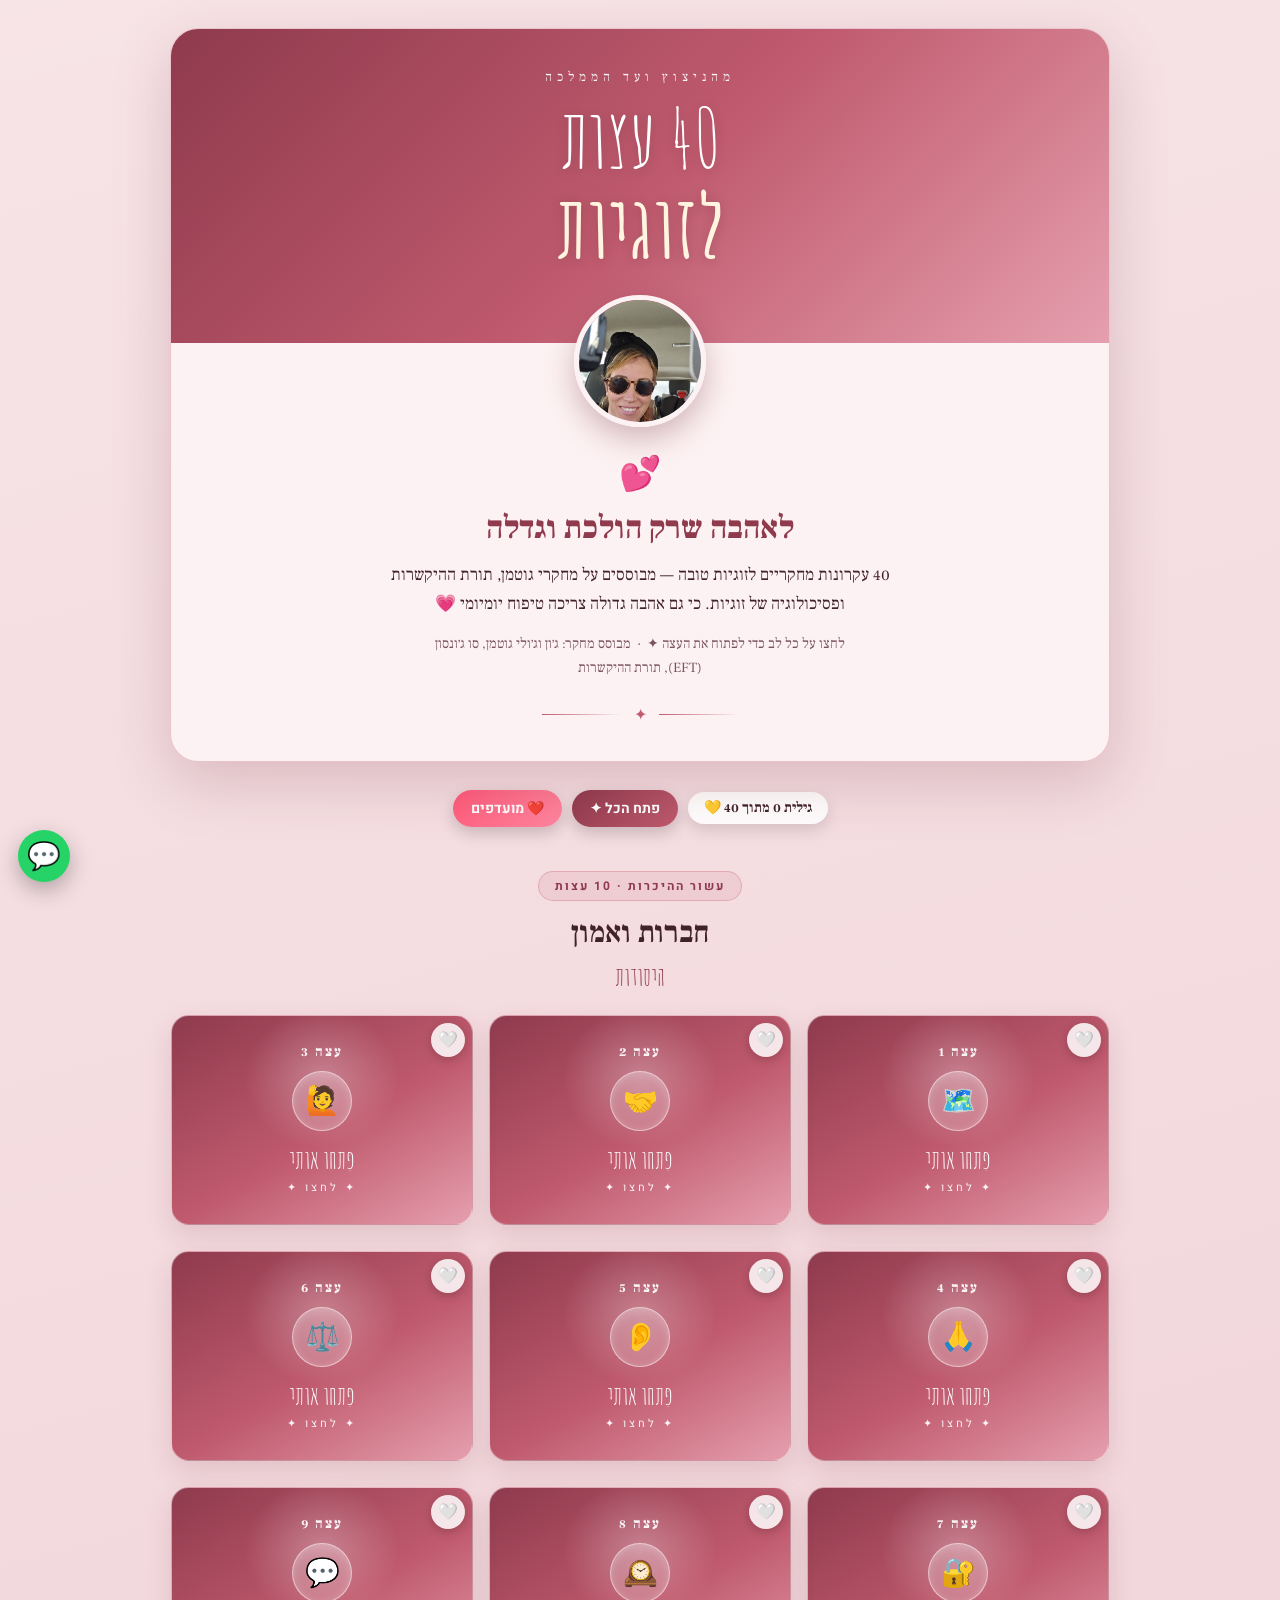
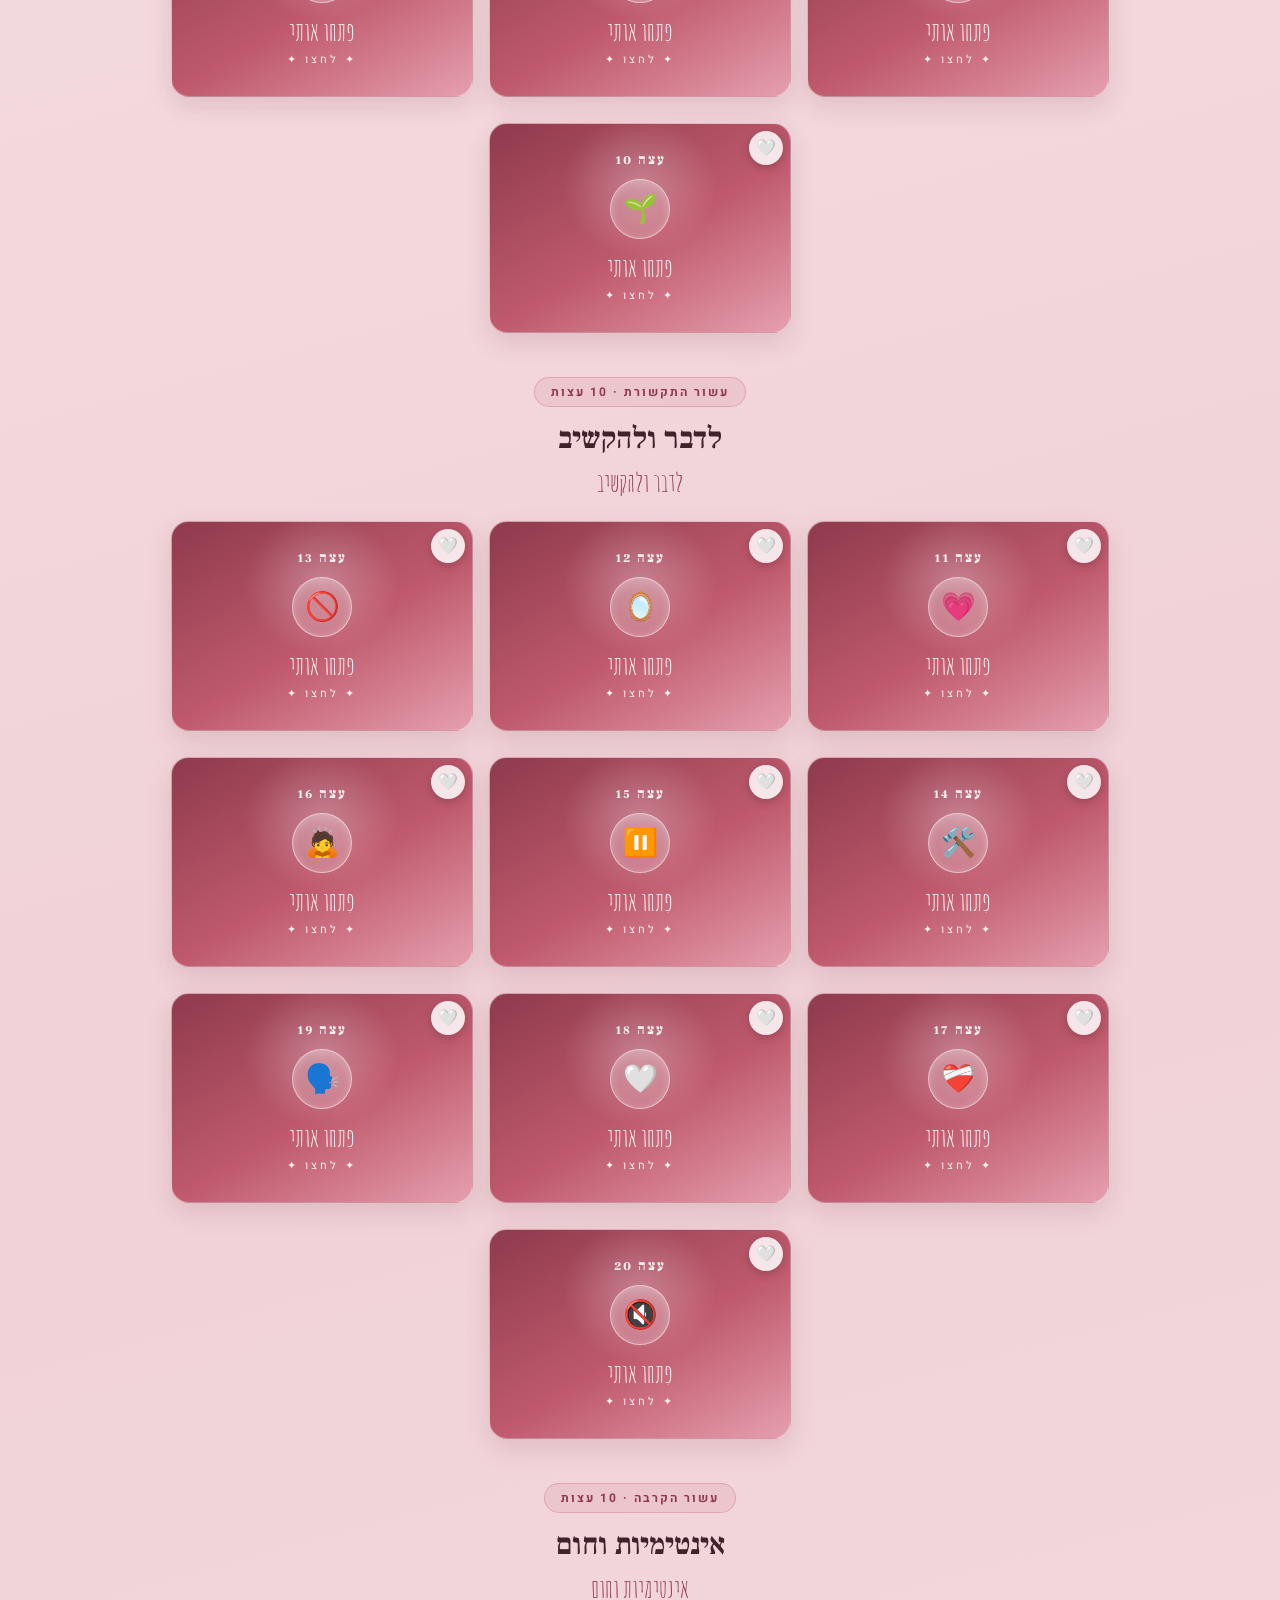
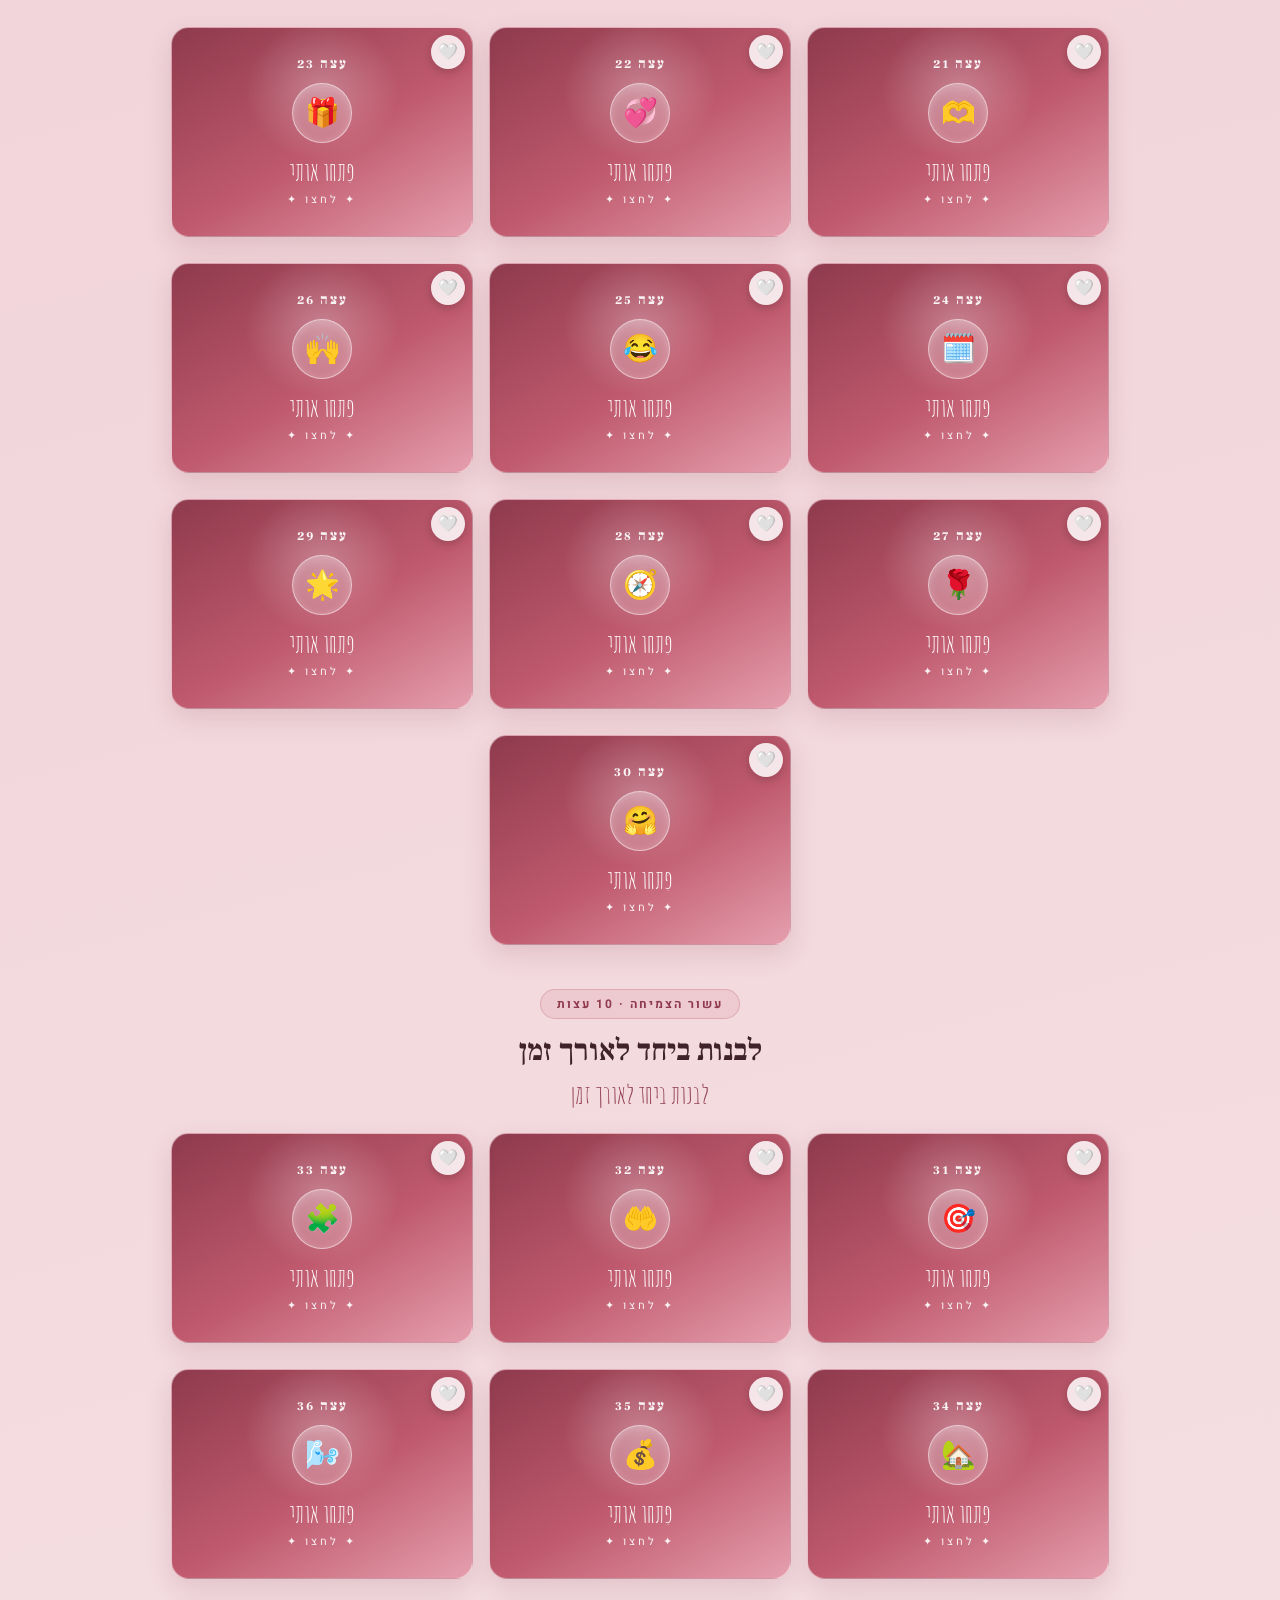
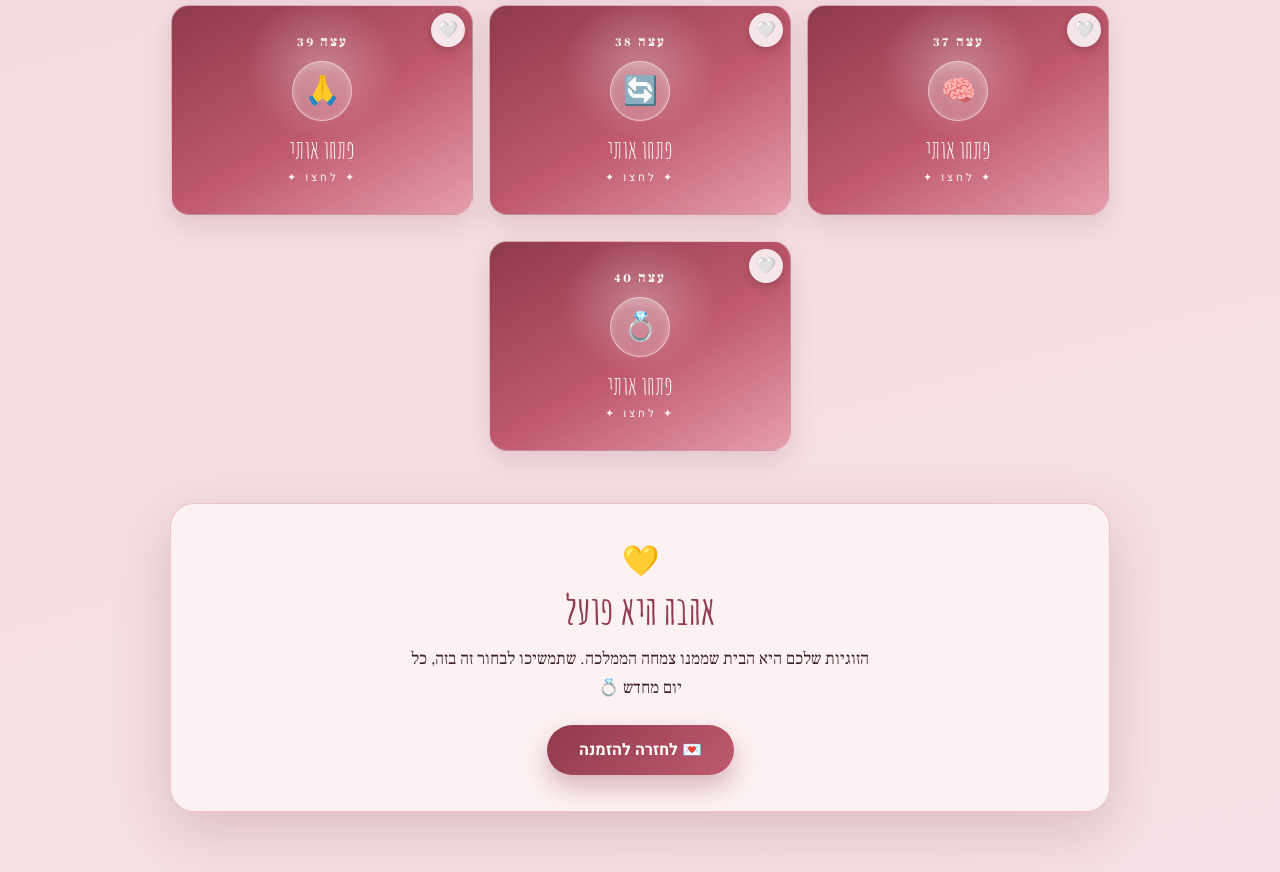
<file: couple.html>
<!DOCTYPE html>
<html lang="he" dir="rtl">
<head>
  <meta charset="UTF-8" />
  <meta name="viewport" content="width=device-width, initial-scale=1.0" />
  <title>40 עצות לזוגיות טובה · למוריה באהבה</title>
  <meta name="description" content="40 עצות מחקריות לזוגיות טובה — מתנה למוריה, מנקודת אור לממלכה" />
  <link rel="icon" href="data:image/svg+xml,%3Csvg xmlns='http://www.w3.org/2000/svg' viewBox='0 0 100 100'%3E%3Ctext y='.9em' font-size='90'%3E👑%3C/text%3E%3C/svg%3E" />
  <meta property="og:type" content="website" />
  <meta property="og:title" content="40 עצות לזוגיות טובה 💕" />
  <meta property="og:description" content="מתוך אתר החגיגה של מוריה — מנקודת אור לממלכה 💛" />
  <meta property="og:image" content="https://davidhaiintel.github.io/David-Hai-Cohen/IMG-20240214-WA0006.jpg" />
  <meta property="og:url" content="https://davidhaiintel.github.io/David-Hai-Cohen/couple.html" />
  <link rel="preconnect" href="https://fonts.googleapis.com" />
  <link rel="preconnect" href="https://fonts.gstatic.com" crossorigin />
  <link href="https://fonts.googleapis.com/css2?family=Frank+Ruhl+Libre:wght@400;500;700;900&family=Heebo:wght@300;400;500;700&family=Amatic+SC:wght@700&display=swap" rel="stylesheet" />
  <style>
    :root {
      --rose: #c05a6e; --rose-deep: #8f3a4d; --rose-soft: #e59fae;
      --gold: #d8ab63; --cream: #fdf2f3; --ink: #40222a; --ink-soft: #7a5560;
      --shadow: 0 20px 60px rgba(110, 40, 55, 0.2);
    }
    * { margin: 0; padding: 0; box-sizing: border-box; }
    html { scroll-behavior: smooth; }
    body {
      font-family: "Heebo", sans-serif; color: var(--ink);
      background: radial-gradient(1100px 560px at 50% -10%, #fff0f2 0%, transparent 60%),
        linear-gradient(165deg, #f7e4e7 0%, #f0d2d8 45%, #f6e2e6 100%);
      min-height: 100vh; padding: 28px 16px 60px; overflow-x: hidden;
    }
    .hearts-bg { position: fixed; inset: 0; pointer-events: none; overflow: hidden; z-index: 0; }
    .hearts-bg span { position: absolute; color: var(--rose-soft); opacity: 0; animation: rise 11s linear infinite; }
    @keyframes rise { 0%{transform:translateY(20px) scale(.6);opacity:0} 15%{opacity:.8} 85%{opacity:.8} 100%{transform:translateY(-92vh) scale(1);opacity:0} }

    .wrap { position: relative; z-index: 1; width: min(940px, 100%); margin: 0 auto; }
    .hero { background: var(--cream); border:1px solid rgba(192,90,110,.3); border-radius: 28px; box-shadow: var(--shadow); overflow: hidden; animation: r 1s cubic-bezier(.2,.8,.2,1) both; }
    @keyframes r { from{opacity:0;transform:translateY(30px)} to{opacity:1;transform:translateY(0)} }
    .hero-band { background: linear-gradient(135deg, var(--rose-deep), var(--rose) 52%, var(--rose-soft)); color:#fff; text-align:center; padding: 40px 24px 66px; }
    .hero-band .eyebrow { font-family:"Frank Ruhl Libre",serif; letter-spacing:5px; font-size:13px; opacity:.95; margin-bottom:10px; }
    .hero-band .big { font-family:"Amatic SC",cursive; font-size: clamp(48px,11vw,82px); line-height:1.05; padding-bottom:6px; text-shadow:0 2px 12px rgba(0,0,0,.18); }
    .hero-band .big b { display:block; font-size:1.05em; color: #fff4e0; }
    .portrait { position: relative; z-index: 2; width: 132px; height: 132px; margin: -48px auto 0; }
    .portrait-ring { width:100%; height:100%; border-radius:50%; overflow:hidden; border:5px solid var(--cream); box-shadow:0 12px 30px rgba(110,40,55,.3); }
    .portrait-ring img { width:100%; height:100%; object-fit:cover; object-position:42% 34%; }
    .hero-body { text-align:center; padding: 22px 26px 30px; }
    .hero-body .h { font-size: 34px; }
    .hero-body h1 { font-family:"Frank Ruhl Libre",serif; font-weight:900; font-size: clamp(23px,5vw,32px); color: var(--rose-deep); margin: 8px 0 12px; }
    .hero-body p { font-family:"Frank Ruhl Libre",serif; font-size:17px; line-height:1.7; color: var(--ink); max-width:52ch; margin:0 auto; }
    .hero-body .note { margin-top:14px; font-size:14px; color: var(--ink-soft); }
    .divider { display:flex; align-items:center; justify-content:center; gap:12px; margin: 22px auto 4px; color: var(--rose); }
    .divider::before,.divider::after { content:""; height:1px; width:80px; background: linear-gradient(to left, transparent, var(--rose)); }

    .group { margin-top: 44px; }
    .group-head { text-align:center; margin-bottom: 22px; }
    .group-head .g-kicker { display:inline-block; font-size:12px; font-weight:700; letter-spacing:2px; color: var(--rose-deep);
      background: rgba(192,90,110,.12); border:1px solid rgba(192,90,110,.3); padding:5px 16px; border-radius:999px; }
    .group-head h2 { font-family:"Frank Ruhl Libre",serif; font-weight:700; font-size: clamp(22px,5vw,30px); color: var(--ink); margin-top:12px; }
    .group-head .g-range { display:inline-block; margin-top:8px; font-family:"Amatic SC",cursive; font-size:26px; color: var(--rose-deep); }

    .grid { display:flex; flex-wrap:wrap; justify-content:center; gap: 26px 16px; perspective: 1400px; }
    .tip { flex: 0 1 calc((100% - 34px)/3); max-width: calc((100% - 34px)/3); height: 210px; cursor: pointer; opacity:0; transform:translateY(16px); transition: opacity .5s ease, transform .5s ease; }
    .tip.show { opacity:1; transform:translateY(0); }
    .tip-inner { position:relative; width:100%; height:100%; transition: transform .7s cubic-bezier(.2,.8,.2,1); transform-style: preserve-3d; }
    .tip.open .tip-inner { transform: rotateY(180deg); }
    .face { position:absolute; inset:0; backface-visibility:hidden; -webkit-backface-visibility:hidden; border-radius:18px; padding:20px; display:flex; flex-direction:column; box-shadow:0 10px 26px rgba(110,40,55,.14); overflow:hidden; }
    .front { align-items:center; justify-content:center; text-align:center; color:#fff; border:1px solid rgba(255,255,255,.4);
      background: radial-gradient(110px 100px at 50% 30%, rgba(255,255,255,.28), transparent 70%), linear-gradient(150deg, var(--rose-deep), var(--rose) 55%, var(--rose-soft)); }
    .front .fnum { font-family:"Frank Ruhl Libre",serif; font-weight:900; font-size:14px; letter-spacing:2px; opacity:.92; }
    .front .seal { width:60px; height:60px; margin:10px 0 12px; display:grid; place-items:center; font-size:28px; background: rgba(255,255,255,.16); border:1.5px solid rgba(255,255,255,.55); border-radius:50%; box-shadow: inset 0 2px 10px rgba(255,255,255,.28); }
    .front .fhint { font-family:"Amatic SC",cursive; font-size:26px; }
    .front .fsub { font-size:11px; letter-spacing:3px; opacity:.9; margin-top:4px; }
    .back { transform: rotateY(180deg); justify-content:center; text-align:right; background: linear-gradient(160deg, #fff, #fdeef0); border:1px solid rgba(192,90,110,.4); }
    .back .bnum { position:absolute; top:12px; inset-inline-end:15px; font-family:"Frank Ruhl Libre",serif; font-weight:900; font-size:13px; color: var(--rose); opacity:.7; }
    .back .bemoji { font-size:26px; }
    .back h3 { font-family:"Frank Ruhl Libre",serif; font-weight:700; font-size:18px; color: var(--rose-deep); margin:6px 0 7px; }
    .back p { font-size:14.5px; line-height:1.55; color: var(--ink-soft); }

    .closing { margin-top: 52px; text-align:center; background: var(--cream); border:1px solid rgba(192,90,110,.3); border-radius:24px; padding: 36px 26px; box-shadow: var(--shadow); }
    .closing h2 { font-family:"Amatic SC",cursive; font-size:40px; color: var(--rose-deep); margin-bottom:10px; }
    .closing p { font-family:"Frank Ruhl Libre",serif; font-size:17px; line-height:1.7; max-width:46ch; margin:0 auto; color: var(--ink); }
    .invite-btn { display:inline-flex; gap:8px; margin-top:22px; padding:13px 32px; border-radius:999px;
      background: linear-gradient(135deg, var(--rose-deep), var(--rose)); color:#fff; font-weight:700; text-decoration:none; box-shadow:0 12px 26px rgba(143,58,77,.35); transition: transform .2s ease; }
    .invite-btn:hover { transform: translateY(-2px); }

    @media (max-width: 680px) { .tip { flex-basis: calc((100% - 16px)/2); max-width: calc((100% - 16px)/2); } }
    @media (max-width: 460px) { .tip { flex-basis: 100%; max-width: 100%; } }
  </style>
</head>
<body>
  <div class="hearts-bg" id="hearts" aria-hidden="true"></div>
  <div class="wrap">
    <header class="hero">
      <div class="hero-band">
        <p class="eyebrow">מהניצוץ ועד הממלכה</p>
        <div class="big">40 עצות<b>לזוגיות</b></div>
      </div>
      <div class="portrait"><div class="portrait-ring"><img src="IMG-20240214-WA0006.jpg" alt="מוריה" /></div></div>
      <div class="hero-body">
        <div class="h">💕</div>
        <h1>לאהבה שרק הולכת וגדלה</h1>
        <p>40 עקרונות מחקריים לזוגיות טובה — מבוססים על מחקרי גוטמן, תורת ההיקשרות ופסיכולוגיה של זוגיות. כי גם אהבה גדולה צריכה טיפוח יומיומי 💗</p>
        <p class="note">לחצו על כל לב כדי לפתוח את העצה ✦ &nbsp;·&nbsp; מבוסס מחקר: ג׳ון וג׳ולי גוטמן, סו ג׳ונסון (EFT), תורת ההיקשרות</p>
        <div class="divider"><span>✦</span></div>
      </div>
    </header>

    <main id="root"></main>

    <section class="closing">
      <div style="font-size:30px">💛</div>
      <h2>אהבה היא פועל</h2>
      <p>הזוגיות שלכם היא הבית שממנו צמחה הממלכה. שתמשיכו לבחור זה בזה, כל יום מחדש 💍</p>
      <a class="invite-btn" href="invitation.html">💌 לחזרה להזמנה</a>
    </section>
  </div>

  <script>
    const GROUPS = [
      { kicker:"עשור ההיכרות", range:"היסודות", title:"חברות ואמון",
        tips:[
          { e:"🗺️", t:"מפת האהבה", d:"הכירו את עולמו הפנימי של בן/בת הזוג — חלומות, פחדים ומה שמעסיק אותם היום." },
          { e:"🤝", t:"חברות לפני הכל", d:"גוטמן: זוגיות מאושרת בנויה על חברות עמוקה, לא רק על רומנטיקה." },
          { e:"🙋", t:"היענו ל'בקשות קשב'", d:"כל פנייה קטנה היא הזמנה לחיבור. לפנות לעברה — לא להתעלם." },
          { e:"🙏", t:"הערכה והוקרה", d:"שימו לב לטוב ואמרו אותו בקול. תרבות של הערכה מחסנת את הקשר." },
          { e:"👂", t:"הקשבה אמיתית", d:"להקשיב כדי להבין — לא כדי לנצח או לתקן." },
          { e:"⚖️", t:"יחס 5:1", d:"על כל רגע שלילי — חמישה חיוביים. זהו מאזן הזהב של זוגיות." },
          { e:"🔐", t:"אמון ומחויבות", d:"'אני איתך' — הוודאות הזו היא הקרקע שעליה הכל נבנה." },
          { e:"🕰️", t:"זמן איכות", d:"פנו זמן קבוע רק לשניכם — בלי מסכים, עם נוכחות מלאה." },
          { e:"💬", t:"שיחת סוף יום", d:"עשר דקות של 'איך היה לך' — פורקן ותמיכה, לא פתרונות." },
          { e:"🌱", t:"לגדול יחד", d:"תמכו בצמיחה של כל אחד — זוגיות פורחת כשגם הפרטים פורחים." },
        ] },
      { kicker:"עשור התקשורת", range:"לדבר ולהקשיב", title:"לדבר ולהקשיב",
        tips:[
          { e:"💗", t:"פתיחה רכה", d:"ראו איך פותחים שיחה קשה — פתיחה עדינה קובעת את כל ההמשך." },
          { e:"🪞", t:"דברו בגוף ראשון", d:"'אני מרגישה' במקום 'אתה תמיד'. תיאור ולא האשמה." },
          { e:"🚫", t:"היזהרו מ'ארבעת הפרשים'", d:"ביקורת, בוז, התגוננות והתנתקות — ארבעה הרסני קשר. זהו אותם." },
          { e:"🛠️", t:"ניסיונות תיקון", d:"בדיחה, מגע או 'סליחה' באמצע ריב — קבלו אותם באהבה." },
          { e:"⏸️", t:"פסק זמן", d:"כשהרגש גואה — עצרו 20 דקות להירגע, ואז חזרו לדבר." },
          { e:"🙇", t:"קבלו השפעה", d:"להיות מוכנים להשתנות מדברי האחר — זה כוח, לא חולשה." },
          { e:"❤️‍🩹", t:"תקשורת אחרי ריב", d:"עבדו יחד על מה שקרה — בלי אשמים, עם למידה." },
          { e:"🤍", t:"הנחת כוונה טובה", d:"הניחו שבן/בת הזוג רוצה בטובתכם — זה משנה כל שיחה." },
          { e:"🗣️", t:"בקשו במפורש", d:"אל תצפו שיקראו מחשבות. בקשה ברורה חוסכת מפח נפש." },
          { e:"🔇", t:"כוחה של שתיקה", d:"לפעמים חיבוק שקט אומר יותר מאלף מילים." },
        ] },
      { kicker:"עשור הקרבה", range:"אינטימיות וחום", title:"אינטימיות וחום",
        tips:[
          { e:"🫶", t:"קרבה רגשית", d:"היקשרות בטוחה: להיות מקלט זה לזה בעת מצוקה." },
          { e:"💞", t:"מגע יומיומי", d:"חיבוק של 6 שניות, יד ביד — מגע משחרר אוקסיטוצין ומחבר." },
          { e:"🎁", t:"מחוות קטנות", d:"קפה בבוקר, פתק אוהב — הפרטים הקטנים בונים אהבה גדולה." },
          { e:"🗓️", t:"דייטים קבועים", d:"שמרו על הרומנטיקה חיה — פגישה זוגית קבועה, קדושה." },
          { e:"😂", t:"צחוק משותף", d:"הומור וקלילות הם דבק. אל תיקחו הכל ברצינות." },
          { e:"🙌", t:"חגגו הצלחות יחד", d:"תגובה שמחה להצלחה של האחר מחזקת יותר מתמיכה בכישלון." },
          { e:"🌹", t:"שמרו על החשק", d:"אינטימיות פיזית זקוקה לתשומת לב, סקרנות ופתיחות." },
          { e:"🧭", t:"טקסים משותפים", d:"מסורות קטנות — ארוחת שישי, טיול קבוע — עוגנים לקשר." },
          { e:"🌟", t:"ראו את הטוב", d:"התמקדו בתכונות שאתם אוהבים — מה שמאירים גדל." },
          { e:"🤗", t:"נחמו במצוקה", d:"בעת קושי, היו הכתובת הראשונה — לא הביקורת." },
        ] },
      { kicker:"עשור הצמיחה", range:"לבנות ביחד לאורך זמן", title:"לבנות ביחד לאורך זמן",
        tips:[
          { e:"🎯", t:"חלומות משותפים", d:"בנו חזון משותף לחיים — ותנו לכל אחד גם חלום אישי." },
          { e:"🤲", t:"סליחה ותיקון", d:"אף אחד לא מושלם. סליחה אמיתית משחררת את שניכם." },
          { e:"🧩", t:"ניהול קונפליקט", d:"רוב המחלוקות הן 'תמידיות'. נהלו אותן בכבוד במקום לנצח." },
          { e:"🏡", t:"חלוקה הוגנת", d:"שותפות אמיתית בבית ובעומס — הוגנות מולידה קרבה." },
          { e:"💰", t:"שקיפות בכסף", d:"דברו בכנות על כסף — זה אחד ממקורות המתח הנפוצים." },
          { e:"🌬️", t:"מרחב אישי", d:"קרבה בריאה כוללת גם עצמאות ונשימה — לא היתוך." },
          { e:"🧠", t:"עזרה מקצועית", d:"פנייה לייעוץ זוגי היא סימן לחוזק ואכפתיות, לא לכישלון." },
          { e:"🔄", t:"התחדשו", d:"אנשים משתנים — הכירו מחדש את בן/בת הזוג שלכם, שוב ושוב." },
          { e:"🙏", t:"תודה יומית", d:"הכרת תודה קטנה מדי יום שומרת על הלב פתוח." },
          { e:"💍", t:"בחרו מחדש כל יום", d:"אהבה גדולה היא אלף בחירות קטנות — לבחור זה בזה, שוב." },
        ] },
    ];

    (function build() {
      const root = document.getElementById("root");
      let n = 0;
      GROUPS.forEach((g) => {
        const sec = document.createElement("section");
        sec.className = "group";
        sec.innerHTML = `<div class="group-head"><span class="g-kicker">${g.kicker} · 10 עצות</span><h2>${g.title}</h2><div class="g-range">${g.range}</div></div>`;
        const grid = document.createElement("div"); grid.className = "grid";
        g.tips.forEach((tip) => {
          n++;
          const card = document.createElement("article"); card.className = "tip";
          card.innerHTML = `
            <div class="tip-inner">
              <div class="face front">
                <div class="fnum">עצה ${n}</div>
                <div class="seal">${tip.e}</div>
                <div class="fhint">פִּתחו אותי</div>
                <div class="fsub">✦ לחצו ✦</div>
              </div>
              <div class="face back">
                <div class="bnum">#${n}</div>
                <div class="bemoji">${tip.e}</div>
                <h3>${tip.t}</h3>
                <p>${tip.d}</p>
              </div>
            </div>`;
          card.addEventListener("click", () => card.classList.toggle("open"));
          grid.appendChild(card);
        });
        sec.appendChild(grid); root.appendChild(sec);
      });
      const io = new IntersectionObserver((es)=>es.forEach((e)=>{ if(e.isIntersecting){e.target.classList.add("show");io.unobserve(e.target);} }), { threshold:.15 });
      document.querySelectorAll(".tip").forEach((c)=>io.observe(c));
    })();

    (function () {
      const layer = document.getElementById("hearts");
      const g = ["💗","💕","💛","✦","❤"];
      for (let i=0;i<22;i++){ const s=document.createElement("span"); s.textContent=g[Math.floor(Math.random()*g.length)];
        s.style.left=Math.random()*100+"vw"; s.style.fontSize=10+Math.random()*18+"px";
        s.style.animationDuration=9+Math.random()*8+"s"; s.style.animationDelay=-Math.random()*12+"s"; layer.appendChild(s); }
    })();
    // סרגל: מד התקדמות + פתח/סגור הכל
    (function(){
      const cards=()=>document.querySelectorAll('.grid article'); if(!cards().length)return;
      const st=document.createElement('style');
      st.textContent='.cardbar{display:flex;gap:10px;align-items:center;justify-content:center;flex-wrap:wrap;margin:28px auto 0}.cardbar .cb-count{font-family:"Frank Ruhl Libre",serif;font-weight:700;background:rgba(255,255,255,.92);color:#40222a;padding:7px 16px;border-radius:999px;box-shadow:0 6px 16px rgba(0,0,0,.12);font-size:14px}.cardbar .cb-btn{cursor:pointer;border:none;font-family:"Heebo",sans-serif;font-weight:700;font-size:14px;color:#fff;background:linear-gradient(135deg,#8f3a4d,#c05a6e);padding:8px 18px;border-radius:999px;box-shadow:0 6px 16px rgba(0,0,0,.18)}';
      document.head.appendChild(st);
      const bar=document.createElement('div');bar.className='cardbar';bar.innerHTML='<span class="cb-count"></span><button class="cb-btn" type="button"></button>';
      const main=document.querySelector('main');main.parentNode.insertBefore(bar,main);
      const countEl=bar.querySelector('.cb-count'),btn=bar.querySelector('.cb-btn');
      const upd=()=>{const a=cards();const o=[...a].filter(c=>c.classList.contains('open')).length;countEl.textContent='גילית '+o+' מתוך '+a.length+' 💛';btn.textContent=(o>=a.length?'סגור הכל ✦':'פתח הכל ✦');};
      document.addEventListener('click',e=>{if(e.target.closest('.grid article'))setTimeout(upd,0);});
      btn.addEventListener('click',()=>{const a=[...cards()];const allOpen=a.every(c=>c.classList.contains('open'));a.forEach(c=>c.classList.toggle('open',!allOpen));upd();});
      upd();
    })();
    // מועדפים ❤️
    (function(){
      const cards=[...document.querySelectorAll('.grid article')]; if(!cards.length)return;
      const page=(location.pathname.split('/').pop()||'index').replace('.html','');
      const KEY='fav:'+page;
      const load=()=>{try{return JSON.parse(localStorage.getItem(KEY)||'[]')}catch(e){return[]}};
      let favs=load(); const save=()=>localStorage.setItem(KEY,JSON.stringify(favs));
      const st=document.createElement('style');
      st.textContent='.favbtn{position:absolute;top:8px;inset-inline-start:8px;z-index:40;width:34px;height:34px;border-radius:50%;border:none;cursor:pointer;background:rgba(255,255,255,.85);box-shadow:0 3px 10px rgba(0,0,0,.2);font-size:16px;line-height:1;text-align:center;padding:0;transition:transform .15s}.favbtn:hover{transform:scale(1.15)}.favbtn.on{background:#ff5a7a;box-shadow:0 3px 12px rgba(255,90,122,.5)}';
      document.head.appendChild(st);
      cards.forEach((c,i)=>{ if(getComputedStyle(c).position==='static')c.style.position='relative';
        const b=document.createElement('button');b.type='button';b.className='favbtn'+(favs.includes(i)?' on':'');b.textContent=favs.includes(i)?'❤️':'🤍';b.setAttribute('aria-label','שמור למועדפים');
        b.addEventListener('click',e=>{e.stopPropagation();const k=favs.indexOf(i);if(k>=0){favs.splice(k,1);b.classList.remove('on');b.textContent='🤍';}else{favs.push(i);b.classList.add('on');b.textContent='❤️';}save();});
        c.appendChild(b);});
      const bar=document.querySelector('.cardbar');
      if(bar){const fb=document.createElement('button');fb.type='button';fb.className='cb-btn';fb.style.background='linear-gradient(135deg,#ff5a7a,#ff87a0)';fb.textContent='❤️ מועדפים';let on=false;
        fb.addEventListener('click',()=>{on=!on;fb.textContent=on?'הצג הכל ✦':'❤️ מועדפים';cards.forEach((c,i)=>{c.style.display=(!on||favs.includes(i))?'':'none';});});
        bar.appendChild(fb);}
    })();
  </script>
  <a href="https://wa.me/?text=💕%2040%20עצות%20לזוגיות%20טובה%20💛%20https://davidhaiintel.github.io/David-Hai-Cohen/couple.html" target="_blank" rel="noopener" aria-label="שתף בוואטסאפ" title="שתף בוואטסאפ" style="position:fixed;bottom:18px;left:18px;z-index:90;width:52px;height:52px;border-radius:50%;background:#25D366;display:flex;align-items:center;justify-content:center;box-shadow:0 8px 22px rgba(0,0,0,.28);text-decoration:none;font-size:27px">💬</a>
</body>
</html>
</file>
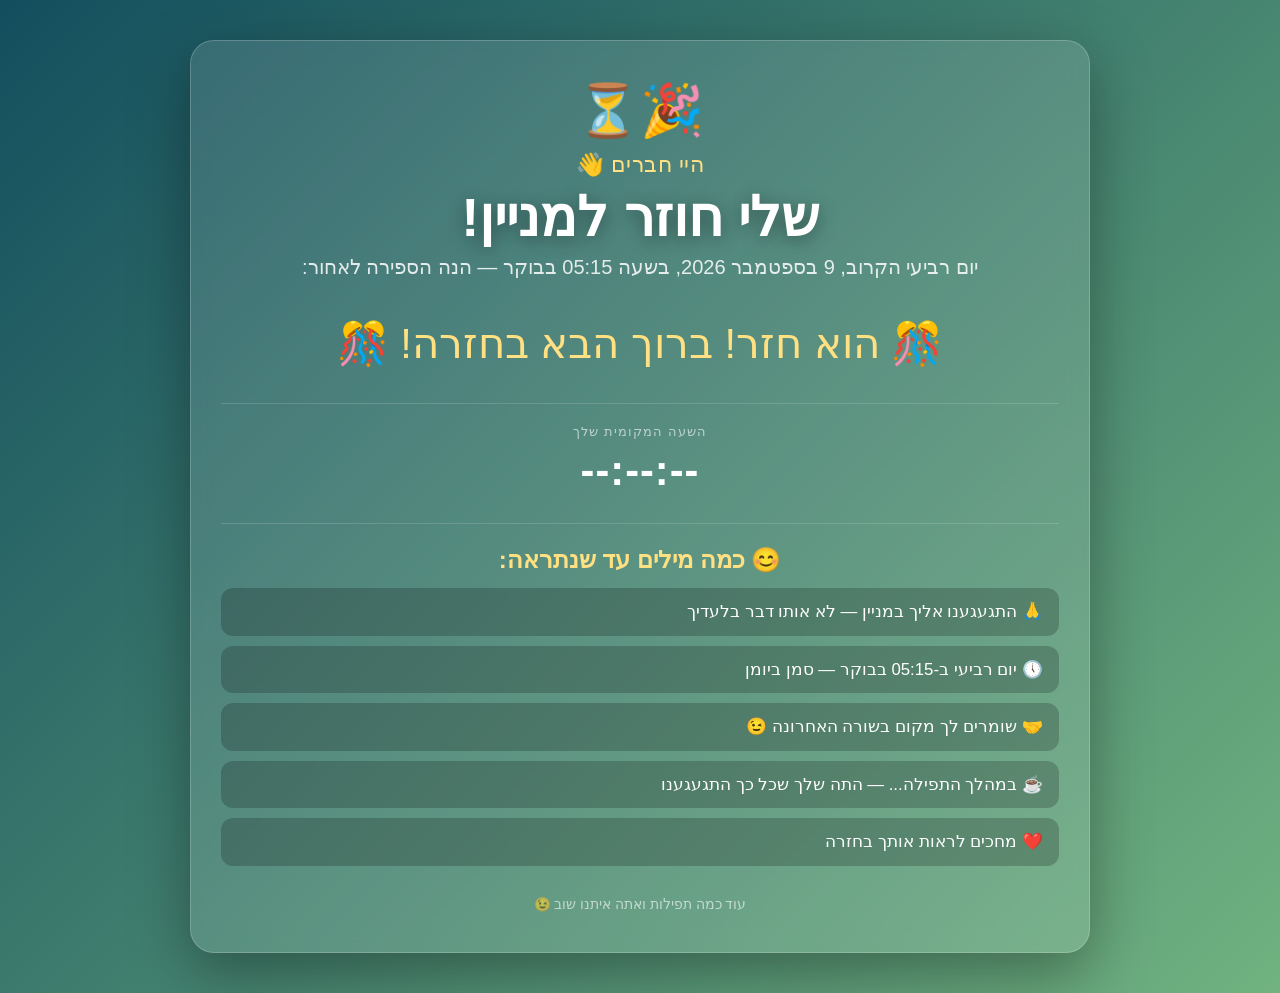
<file: friend-countdown.html>
<!DOCTYPE html>
<html lang="he" dir="rtl">
<head>
  <meta charset="UTF-8" />
  <meta name="viewport" content="width=device-width, initial-scale=1.0" />
  <title>ספירה לאחור — חוזרים למניין!</title>
  <style>
    :root {
      --bg1: #134e5e;
      --bg2: #71b280;
      --accent: #ffe082;
      --card: rgba(255, 255, 255, 0.12);
    }

    * { box-sizing: border-box; margin: 0; padding: 0; }

    body {
      min-height: 100vh;
      display: flex;
      align-items: flex-start;
      justify-content: center;
      font-family: "Segoe UI", Arial, sans-serif;
      background: linear-gradient(135deg, var(--bg1), var(--bg2));
      color: #fff;
      text-align: center;
      overflow-y: auto;
      padding: 40px 20px;
    }

    .wrap {
      width: min(900px, 100%);
      background: var(--card);
      backdrop-filter: blur(10px);
      border: 1px solid rgba(255, 255, 255, 0.2);
      border-radius: 24px;
      padding: 40px 30px;
      box-shadow: 0 20px 60px rgba(0, 0, 0, 0.35);
    }

    .zack {
      font-size: clamp(1rem, 3vw, 1.4rem);
      color: var(--accent);
      margin-bottom: 8px;
      letter-spacing: 0.5px;
    }

    h1 {
      font-size: clamp(1.8rem, 6vw, 3.4rem);
      margin-bottom: 6px;
      text-shadow: 0 4px 18px rgba(0, 0, 0, 0.4);
    }

    .sub {
      font-size: clamp(0.95rem, 2.6vw, 1.25rem);
      opacity: 0.85;
      margin-bottom: 34px;
    }

    .timer {
      display: flex;
      gap: 14px;
      justify-content: center;
      flex-wrap: wrap;
    }

    .box {
      background: rgba(0, 0, 0, 0.25);
      border-radius: 16px;
      padding: 20px 14px;
      min-width: 120px;
      flex: 1 1 120px;
    }

    .num {
      font-size: clamp(2.2rem, 8vw, 4rem);
      font-weight: 700;
      font-variant-numeric: tabular-nums;
      color: var(--accent);
    }

    .label {
      font-size: clamp(0.8rem, 2.4vw, 1.05rem);
      opacity: 0.8;
      margin-top: 6px;
      letter-spacing: 1px;
    }

    .done {
      font-size: clamp(1.5rem, 5vw, 2.6rem);
      color: var(--accent);
      line-height: 1.5;
    }

    .foot {
      margin-top: 30px;
      font-size: 0.85rem;
      opacity: 0.6;
    }

    .clock {
      margin-top: 28px;
      padding-top: 20px;
      border-top: 1px solid rgba(255, 255, 255, 0.15);
    }

    .clock-time {
      font-size: clamp(1.6rem, 5vw, 2.6rem);
      font-weight: 700;
      font-variant-numeric: tabular-nums;
      letter-spacing: 1px;
    }

    .clock-date {
      font-size: clamp(0.85rem, 2.4vw, 1.05rem);
      opacity: 0.8;
      margin-top: 4px;
    }

    .clock-caption {
      font-size: 0.8rem;
      opacity: 0.6;
      letter-spacing: 1px;
      margin-bottom: 8px;
    }

    .emoji { font-size: clamp(2rem, 7vw, 3.2rem); margin-bottom: 10px; }

    .fun {
      margin-top: 28px;
      padding-top: 22px;
      border-top: 1px solid rgba(255, 255, 255, 0.15);
    }

    .fun h2 {
      font-size: clamp(1.1rem, 3.4vw, 1.5rem);
      color: var(--accent);
      margin-bottom: 14px;
      text-align: center;
    }

    .fun ul { list-style: none; display: grid; gap: 10px; }

    .fun li {
      background: rgba(0, 0, 0, 0.2);
      border-radius: 12px;
      padding: 12px 16px;
      font-size: clamp(0.9rem, 2.4vw, 1.05rem);
      line-height: 1.4;
      text-align: right;
    }
  </style>
</head>
<body>
  <div class="wrap">
    <div class="emoji">🎉⏳</div>
    <div class="zack">היי חברים 👋</div>
    <h1>שלי חוזר למניין!</h1>
    <div class="sub">יום רביעי הקרוב, 9 בספטמבר 2026, בשעה 05:15 בבוקר — הנה הספירה לאחור:</div>

    <div id="timer" class="timer">
      <div class="box"><div class="num" id="days">0</div><div class="label">ימים</div></div>
      <div class="box"><div class="num" id="hours">0</div><div class="label">שעות</div></div>
      <div class="box"><div class="num" id="minutes">0</div><div class="label">דקות</div></div>
      <div class="box"><div class="num" id="seconds">0</div><div class="label">שניות</div></div>
    </div>

    <div id="done" class="done" style="display:none;">🎊 הוא חזר! ברוך הבא בחזרה! 🎊</div>

    <div class="clock">
      <div class="clock-caption">השעה המקומית שלך</div>
      <div class="clock-time" id="clockTime">--:--:--</div>
      <div class="clock-date" id="clockDate"></div>
    </div>

    <div class="fun">
      <h2>😊 כמה מילים עד שנתראה:</h2>
      <ul>
        <li>🙏 התגעגענו אליך במניין — לא אותו דבר בלעדיך</li>
        <li>🕔 יום רביעי ב-05:15 בבוקר — סמן ביומן</li>
        <li>🤝 שומרים לך מקום בשורה האחרונה 😉</li>
        <li>☕ במהלך התפילה... — התה שלך שכל כך התגעגענו</li>
        <li>❤️ מחכים לראות אותך בחזרה</li>
      </ul>
    </div>

    <div class="foot">עוד כמה תפילות ואתה איתנו שוב 😉</div>
  </div>

  <script>
    // 9 בספטמבר 2026, 05:15 בבוקר (שעון מקומי)
    const target = new Date(2026, 8, 9, 5, 15, 0).getTime();

    const el = {
      days: document.getElementById("days"),
      hours: document.getElementById("hours"),
      minutes: document.getElementById("minutes"),
      seconds: document.getElementById("seconds"),
      timer: document.getElementById("timer"),
      done: document.getElementById("done"),
    };

    function pad(n) { return String(n).padStart(2, "0"); }

    function tick() {
      const diff = target - Date.now();

      if (diff <= 0) {
        el.timer.style.display = "none";
        el.done.style.display = "block";
        clearInterval(interval);
        return;
      }

      const sec = Math.floor(diff / 1000);
      el.days.textContent = Math.floor(sec / 86400);
      el.hours.textContent = pad(Math.floor((sec % 86400) / 3600));
      el.minutes.textContent = pad(Math.floor((sec % 3600) / 60));
      el.seconds.textContent = pad(sec % 60);
    }

    const clockTime = document.getElementById("clockTime");
    const clockDate = document.getElementById("clockDate");

    function updateClock() {
      const now = new Date();
      clockTime.textContent = now.toLocaleTimeString("he-IL");
      clockDate.textContent = now.toLocaleDateString("he-IL", {
        weekday: "long", year: "numeric", month: "long", day: "numeric",
      });
    }

    function loop() {
      tick();
      updateClock();
    }

    loop();
    const interval = setInterval(loop, 1000);
  </script>
</body>
</html>
</file>
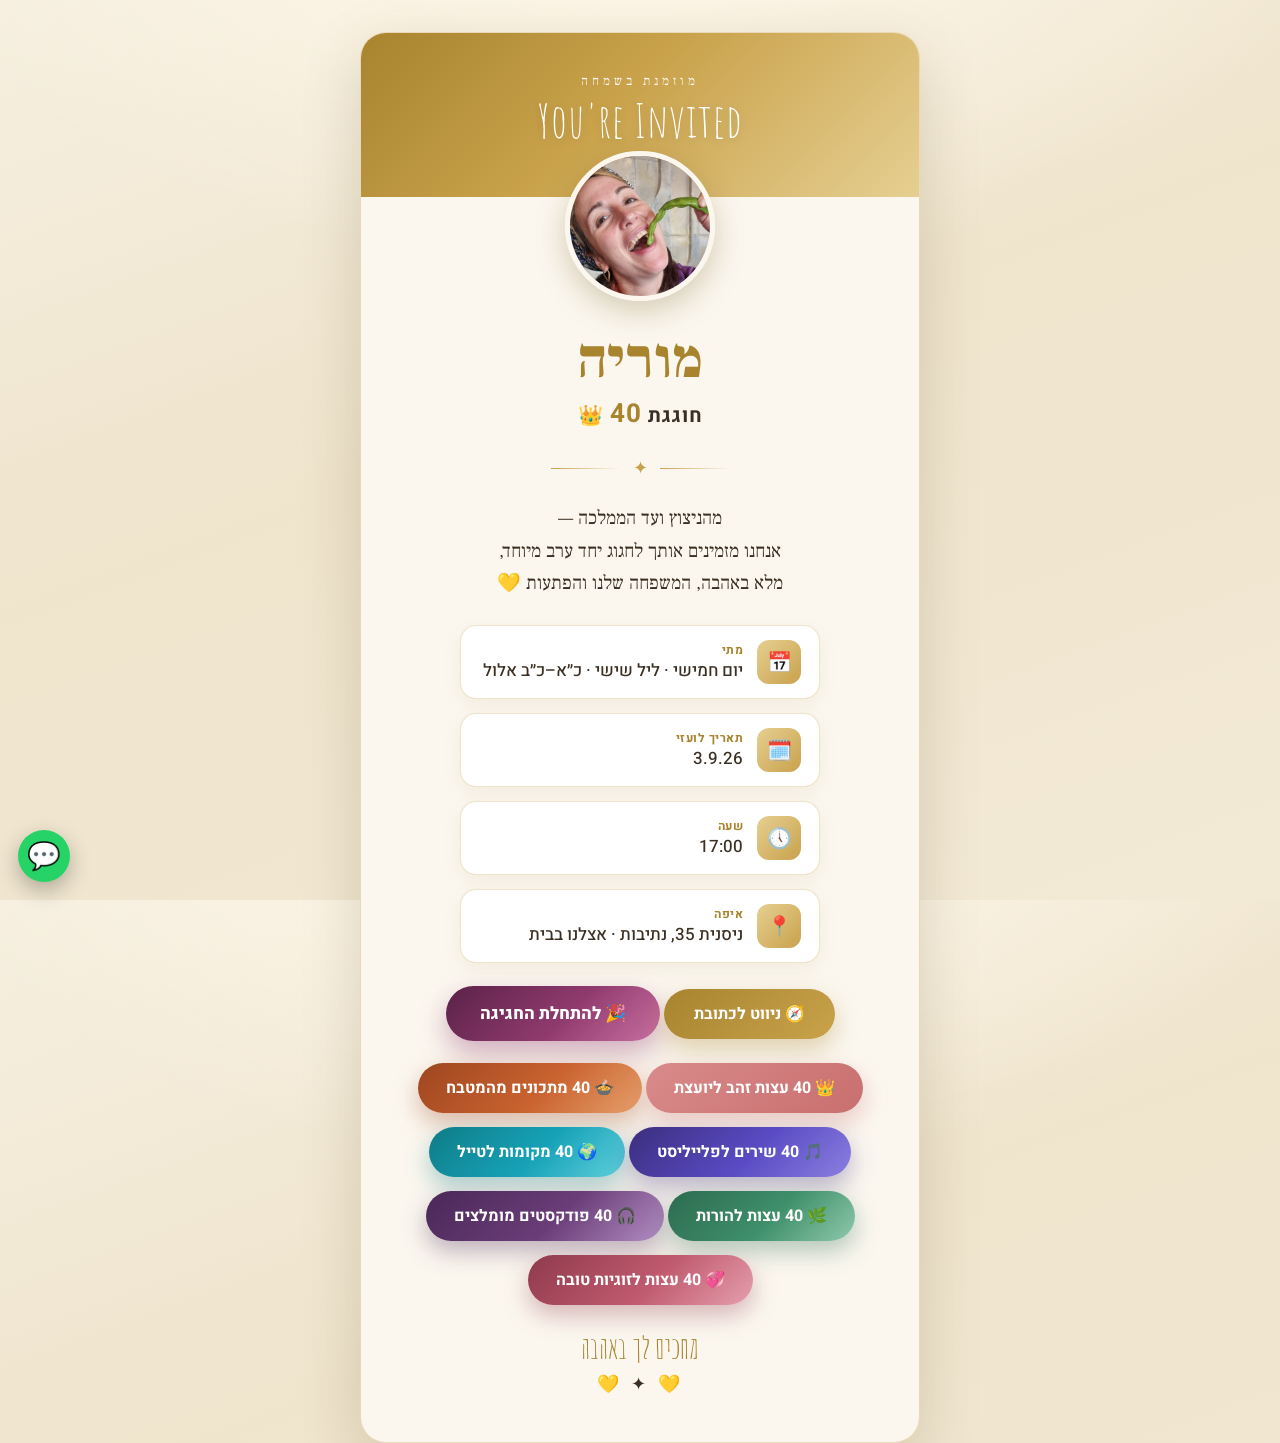
<file: invitation.html>
<!DOCTYPE html>
<html lang="he" dir="rtl">
<head>
  <meta charset="UTF-8" />
  <meta name="viewport" content="width=device-width, initial-scale=1.0" />
  <title>הזמנה · יום הולדת 40 למוריה</title>
  <meta name="description" content="הזמנה חגיגית ליום הולדת 40 של מוריה — יום חמישי, כ״ב אלול, 3.9.26" />
  <link rel="icon" href="data:image/svg+xml,%3Csvg xmlns='http://www.w3.org/2000/svg' viewBox='0 0 100 100'%3E%3Ctext y='.9em' font-size='90'%3E👑%3C/text%3E%3C/svg%3E" />
  <meta property="og:type" content="website" />
  <meta property="og:title" content="הזמנה · יום הולדת 40 למוריה 💌" />
  <meta property="og:description" content="מוזמנים לחגוג יחד — מנקודת אור לממלכה 💛" />
  <meta property="og:image" content="https://davidhaiintel.github.io/David-Hai-Cohen/%D7%9E%D7%95%D7%A8%D7%99%D7%94%202.jpg" />
  <meta property="og:url" content="https://davidhaiintel.github.io/David-Hai-Cohen/invitation.html" />
  <link rel="preconnect" href="https://fonts.googleapis.com" />
  <link rel="preconnect" href="https://fonts.gstatic.com" crossorigin />
  <link href="https://fonts.googleapis.com/css2?family=Frank+Ruhl+Libre:wght@400;500;700;900&family=Heebo:wght@300;400;500;700&family=Amatic+SC:wght@700&display=swap" rel="stylesheet" />
  <style>
    :root {
      --gold: #c9a24b;
      --gold-soft: #e6cf92;
      --gold-deep: #a8842f;
      --ink: #3a2f22;
      --cream: #fbf7ef;
      --rose: #d98a8a;
      --shadow: 0 20px 60px rgba(80, 60, 20, 0.18);
    }

    * { margin: 0; padding: 0; box-sizing: border-box; }

    html, body { height: 100%; }

    body {
      font-family: "Heebo", sans-serif;
      color: var(--ink);
      background:
        radial-gradient(1200px 600px at 50% -10%, #fff8ea 0%, transparent 60%),
        linear-gradient(160deg, #f6efe0 0%, #efe4cc 45%, #f3ead6 100%);
      min-height: 100vh;
      padding: 32px 16px;
      overflow-x: hidden;
    }

    /* Floating decorative sparkles */
    .sparkles { position: fixed; inset: 0; pointer-events: none; overflow: hidden; z-index: 0; }
    .sparkles span {
      position: absolute;
      color: var(--gold-soft);
      font-size: 14px;
      opacity: 0;
      animation: float 9s linear infinite;
    }
    @keyframes float {
      0%   { transform: translateY(20px) scale(.6); opacity: 0; }
      15%  { opacity: .9; }
      85%  { opacity: .9; }
      100% { transform: translateY(-90vh) scale(1); opacity: 0; }
    }

    .card {
      position: relative;
      z-index: 1;
      width: min(560px, 100%);
      margin: 0 auto;
      background: var(--cream);
      border-radius: 26px;
      box-shadow: var(--shadow);
      padding: 0 0 44px;
      overflow: hidden;
      border: 1px solid rgba(201, 162, 75, 0.35);
      animation: rise 1s cubic-bezier(.2, .8, .2, 1) both;
    }
    @keyframes rise {
      from { opacity: 0; transform: translateY(30px); }
      to   { opacity: 1; transform: translateY(0); }
    }

    /* Ornamental top band */
    .band {
      background: linear-gradient(135deg, var(--gold-deep), var(--gold) 45%, var(--gold-soft));
      color: #fff;
      text-align: center;
      padding: 40px 20px 46px;
      position: relative;
    }
    .band .eyebrow {
      font-family: "Frank Ruhl Libre", serif;
      letter-spacing: 4px;
      font-size: 13px;
      opacity: .95;
      margin-bottom: 6px;
    }
    .band .invite-word {
      font-family: "Amatic SC", cursive;
      font-size: 46px;
      line-height: 1.12;
      padding-bottom: 4px;
      letter-spacing: 1px;
      text-shadow: 0 2px 10px rgba(0,0,0,.15);
    }

    .frame {
      width: 150px;
      height: 150px;
      margin: -46px auto 0;
      border-radius: 50%;
      border: 5px solid var(--cream);
      box-shadow: 0 10px 30px rgba(120, 90, 30, .28);
      position: relative;
      z-index: 2;
      display: block;
      overflow: hidden;
    }
    .frame img {
      width: 100%;
      height: 100%;
      object-fit: cover;
      object-position: 45% 6%;
      transform: scale(1.12);
      transform-origin: 45% 6%;
    }

    .content { text-align: center; padding: 20px 30px 0; }

    .name {
      font-family: "Frank Ruhl Libre", serif;
      font-weight: 900;
      font-size: clamp(38px, 9vw, 56px);
      color: var(--gold-deep);
      line-height: 1.05;
      margin-top: 10px;
    }
    .forty {
      display: inline-block;
      margin-top: 6px;
      font-family: "Heebo", sans-serif;
      font-weight: 700;
      font-size: 20px;
      color: var(--ink);
      letter-spacing: 1px;
    }
    .forty b {
      color: var(--gold-deep);
      font-size: 26px;
    }

    .divider {
      display: flex;
      align-items: center;
      justify-content: center;
      gap: 12px;
      margin: 22px auto 20px;
      color: var(--gold);
    }
    .divider::before,
    .divider::after {
      content: "";
      height: 1px;
      width: 70px;
      background: linear-gradient(to var(--dir, left), transparent, var(--gold));
    }
    .divider span { font-size: 18px; }

    .lead {
      font-family: "Frank Ruhl Libre", serif;
      font-size: 19px;
      line-height: 1.7;
      color: var(--ink);
      max-width: 40ch;
      margin: 0 auto;
    }

    .details {
      margin: 26px auto 0;
      display: grid;
      gap: 14px;
      max-width: 360px;
    }
    .detail {
      display: flex;
      align-items: center;
      gap: 14px;
      background: #fff;
      border: 1px solid rgba(201, 162, 75, .3);
      border-radius: 16px;
      padding: 14px 18px;
      text-align: right;
      box-shadow: 0 6px 18px rgba(140, 110, 40, .08);
      transition: transform .2s ease, box-shadow .2s ease;
    }
    .detail:hover { transform: translateY(-2px); box-shadow: 0 10px 24px rgba(140, 110, 40, .14); }
    .detail .ic {
      flex: 0 0 auto;
      width: 44px; height: 44px;
      display: grid; place-items: center;
      background: linear-gradient(135deg, var(--gold-soft), var(--gold));
      border-radius: 12px;
      font-size: 20px;
    }
    .detail .txt { line-height: 1.4; }
    .detail .txt .k { font-size: 12px; color: var(--gold-deep); font-weight: 700; letter-spacing: .5px; }
    .detail .txt .v { font-size: 17px; font-weight: 500; color: var(--ink); }

    .map-btn {
      display: inline-flex;
      align-items: center;
      gap: 8px;
      margin-top: 26px;
      padding: 13px 30px;
      background: linear-gradient(135deg, var(--gold-deep), var(--gold));
      color: #fff;
      text-decoration: none;
      border-radius: 999px;
      font-weight: 700;
      font-size: 16px;
      box-shadow: 0 10px 24px rgba(168, 132, 47, .35);
      transition: transform .2s ease, box-shadow .2s ease;
    }
    .map-btn:hover { transform: translateY(-2px); box-shadow: 0 14px 30px rgba(168, 132, 47, .45); }

    .celebrate-btn {
      display: inline-flex;
      align-items: center;
      gap: 8px;
      margin-top: 14px;
      padding: 15px 34px;
      background: linear-gradient(135deg, #5a2247, #8f3a6e 55%, #c96fa0);
      color: #fff;
      text-decoration: none;
      border-radius: 999px;
      font-weight: 800;
      font-size: 17px;
      box-shadow: 0 12px 28px rgba(143, 58, 110, .4);
      transition: transform .2s ease, box-shadow .2s ease;
    }
    .celebrate-btn:hover { transform: translateY(-2px); box-shadow: 0 16px 34px rgba(143, 58, 110, .5); }

    .gift {
      margin: 34px auto 0;
      max-width: 400px;
      background: linear-gradient(160deg, #fff, #fdf6e7);
      border: 1px solid rgba(201, 162, 75, .35);
      border-radius: 20px;
      padding: 24px 22px 26px;
      box-shadow: 0 10px 26px rgba(140, 110, 40, .1);
    }
    .gift .gift-emoji { font-size: 32px; line-height: 1; }
    .gift .gift-title {
      font-family: "Frank Ruhl Libre", serif;
      font-weight: 700;
      font-size: 22px;
      color: var(--gold-deep);
      margin-top: 8px;
    }
    .gift .gift-text {
      font-size: 16px;
      line-height: 1.7;
      color: var(--ink);
      margin-top: 10px;
    }
    .gift-btn {
      display: inline-flex;
      align-items: center;
      gap: 8px;
      margin-top: 18px;
      padding: 13px 28px;
      background: linear-gradient(135deg, var(--rose), #c96f6f);
      color: #fff;
      text-decoration: none;
      border-radius: 999px;
      font-weight: 700;
      font-size: 16px;
      box-shadow: 0 10px 24px rgba(201, 111, 111, .35);
      transition: transform .2s ease, box-shadow .2s ease;
    }
    .gift-btn:hover { transform: translateY(-2px); box-shadow: 0 14px 30px rgba(201, 111, 111, .45); }

    .recipe-btn {
      background: linear-gradient(135deg, #9e4620, #c9622f 55%, #e6a06b);
      box-shadow: 0 10px 24px rgba(158, 70, 32, .35);
    }
    .recipe-btn:hover { box-shadow: 0 14px 30px rgba(158, 70, 32, .45); }

    .songs-btn {
      background: linear-gradient(135deg, #3b2e7e, #5a4bc4 55%, #8b7fe0);
      box-shadow: 0 10px 24px rgba(59, 46, 126, .35);
    }
    .songs-btn:hover { box-shadow: 0 14px 30px rgba(59, 46, 126, .45); }

    .travel-btn {
      background: linear-gradient(135deg, #0e7c86, #17a2b8 55%, #5fd0dc);
      box-shadow: 0 10px 24px rgba(14, 124, 134, .35);
    }
    .travel-btn:hover { box-shadow: 0 14px 30px rgba(14, 124, 134, .45); }

    .parenting-btn {
      background: linear-gradient(135deg, #2c6b4f, #3f8f6b 55%, #8fc9ab);
      box-shadow: 0 10px 24px rgba(44, 107, 79, .35);
    }
    .parenting-btn:hover { box-shadow: 0 14px 30px rgba(44, 107, 79, .45); }

    .podcasts-btn {
      background: linear-gradient(135deg, #4a2858, #6a3d78 55%, #b48fc4);
      box-shadow: 0 10px 24px rgba(74, 40, 88, .35);
    }
    .podcasts-btn:hover { box-shadow: 0 14px 30px rgba(74, 40, 88, .45); }

    .couple-btn {
      background: linear-gradient(135deg, #8f3a4d, #c05a6e 55%, #e59fae);
      box-shadow: 0 10px 24px rgba(143, 58, 77, .35);
    }
    .couple-btn:hover { box-shadow: 0 14px 30px rgba(143, 58, 77, .45); }

    .closing {
      margin-top: 28px;
      font-family: "Amatic SC", cursive;
      font-size: 30px;
      color: var(--gold-deep);
      line-height: 1;
    }
    .hearts { margin-top: 8px; font-size: 18px; letter-spacing: 4px; }

    @media (max-width: 420px) {
      .content { padding: 18px 20px 0; }
      .band .invite-word { font-size: 40px; }
    }

    /* ליטוש: הבזק זהב חולף על הכותרת + זוהר לכתר */
    .band { overflow: hidden; }
    .band::after {
      content: "";
      position: absolute;
      top: 0; bottom: 0;
      width: 40%;
      left: -60%;
      background: linear-gradient(100deg, transparent, rgba(255, 255, 255, .45), transparent);
      transform: skewX(-18deg);
      animation: bandShine 5.5s ease-in-out infinite;
    }
    @keyframes bandShine {
      0%, 62% { left: -60%; }
      88%, 100% { left: 130%; }
    }
    .forty b { display: inline-block; }
    .forty { animation: crownGlow 3.4s ease-in-out infinite; }
    @keyframes crownGlow {
      0%, 100% { filter: drop-shadow(0 0 0 rgba(201, 162, 75, 0)); }
      50%      { filter: drop-shadow(0 2px 8px rgba(201, 162, 75, .55)); }
    }
    @media (prefers-reduced-motion: reduce) {
      .band::after, .forty { animation: none; }
    }
  </style>
</head>
<body>
  <div class="sparkles" id="sparkles" aria-hidden="true"></div>

  <main class="card">
    <div class="band">
      <p class="eyebrow">מוזמנת בשמחה</p>
      <div class="invite-word">You're Invited</div>
    </div>

    <div class="frame"><img src="%D7%9E%D7%95%D7%A8%D7%99%D7%94.jpg" alt="מוריה" /></div>

    <div class="content">
      <h1 class="name">מוריה</h1>
      <span class="forty">חוגגת <b>40</b> 👑</span>

      <div class="divider"><span>✦</span></div>

      <p class="lead">
        מהניצוץ ועד הממלכה —<br />
        אנחנו מזמינים אותך לחגוג יחד ערב מיוחד,<br />
        מלא באהבה, המשפחה שלנו והפתעות 💛
      </p>

      <div class="details">
        <div class="detail">
          <div class="ic">📅</div>
          <div class="txt">
            <div class="k">מתי</div>
            <div class="v">יום חמישי · ליל שישי · כ״א–כ״ב אלול</div>
          </div>
        </div>
        <div class="detail">
          <div class="ic">🗓️</div>
          <div class="txt">
            <div class="k">תאריך לועזי</div>
            <div class="v">3.9.26</div>
          </div>
        </div>
        <div class="detail">
          <div class="ic">🕔</div>
          <div class="txt">
            <div class="k">שעה</div>
            <div class="v">17:00</div>
          </div>
        </div>
        <div class="detail">
          <div class="ic">📍</div>
          <div class="txt">
            <div class="k">איפה</div>
            <div class="v">ניסנית 35, נתיבות · אצלנו בבית</div>
          </div>
        </div>
      </div>

      <a class="map-btn" href="https://www.google.com/maps/search/?api=1&query=%D7%A0%D7%99%D7%A1%D7%A0%D7%99%D7%AA%2035%20%D7%A0%D7%AA%D7%99%D7%91%D7%95%D7%AA" target="_blank" rel="noopener">
        🧭 ניווט לכתובת
      </a>

      <a class="celebrate-btn" href="index.html">
        🎉 להתחלת החגיגה
      </a>

      <a class="gift-btn" href="tips.html" style="margin-top:22px">
        👑 40 עצות זהב ליועצת
      </a>

      <a class="gift-btn recipe-btn" href="recipes.html" style="margin-top:14px">
        🍲 40 מתכונים מהמטבח
      </a>

      <a class="gift-btn songs-btn" href="songs.html" style="margin-top:14px">
        🎵 40 שירים לפלייליסט
      </a>

      <a class="gift-btn travel-btn" href="travel.html" style="margin-top:14px">
        🌍 40 מקומות לטייל
      </a>

      <a class="gift-btn parenting-btn" href="parenting.html" style="margin-top:14px">
        🌿 40 עצות להורות
      </a>

      <a class="gift-btn podcasts-btn" href="podcasts.html" style="margin-top:14px">
        🎧 40 פודקסטים מומלצים
      </a>

      <a class="gift-btn couple-btn" href="couple.html" style="margin-top:14px">
        💞 40 עצות לזוגיות טובה
      </a>

      <p class="closing">מחכים לך באהבה</p>
      <div class="hearts">💛 ✦ 💛</div>
    </div>
  </main>

  <script>
    // Gentle sparkle generator
    (function () {
      const layer = document.getElementById("sparkles");
      const glyphs = ["✦", "✧", "❀", "•", "✨"];
      const COUNT = 22;
      for (let i = 0; i < COUNT; i++) {
        const s = document.createElement("span");
        s.textContent = glyphs[Math.floor(Math.random() * glyphs.length)];
        s.style.left = Math.random() * 100 + "vw";
        s.style.fontSize = 8 + Math.random() * 16 + "px";
        s.style.animationDuration = 7 + Math.random() * 8 + "s";
        s.style.animationDelay = -Math.random() * 12 + "s";
        layer.appendChild(s);
      }
    })();
  </script>
  <a href="https://wa.me/?text=🎉%20מוריה%20חוגגת%2040%20💌%20הזמנה%20כאן%3A%20https://davidhaiintel.github.io/David-Hai-Cohen/invitation.html" target="_blank" rel="noopener" aria-label="שתף בוואטסאפ" title="שתף בוואטסאפ" style="position:fixed;bottom:18px;left:18px;z-index:90;width:52px;height:52px;border-radius:50%;background:#25D366;display:flex;align-items:center;justify-content:center;box-shadow:0 8px 22px rgba(0,0,0,.28);text-decoration:none;font-size:27px">💬</a>
</body>
</html>
</file>
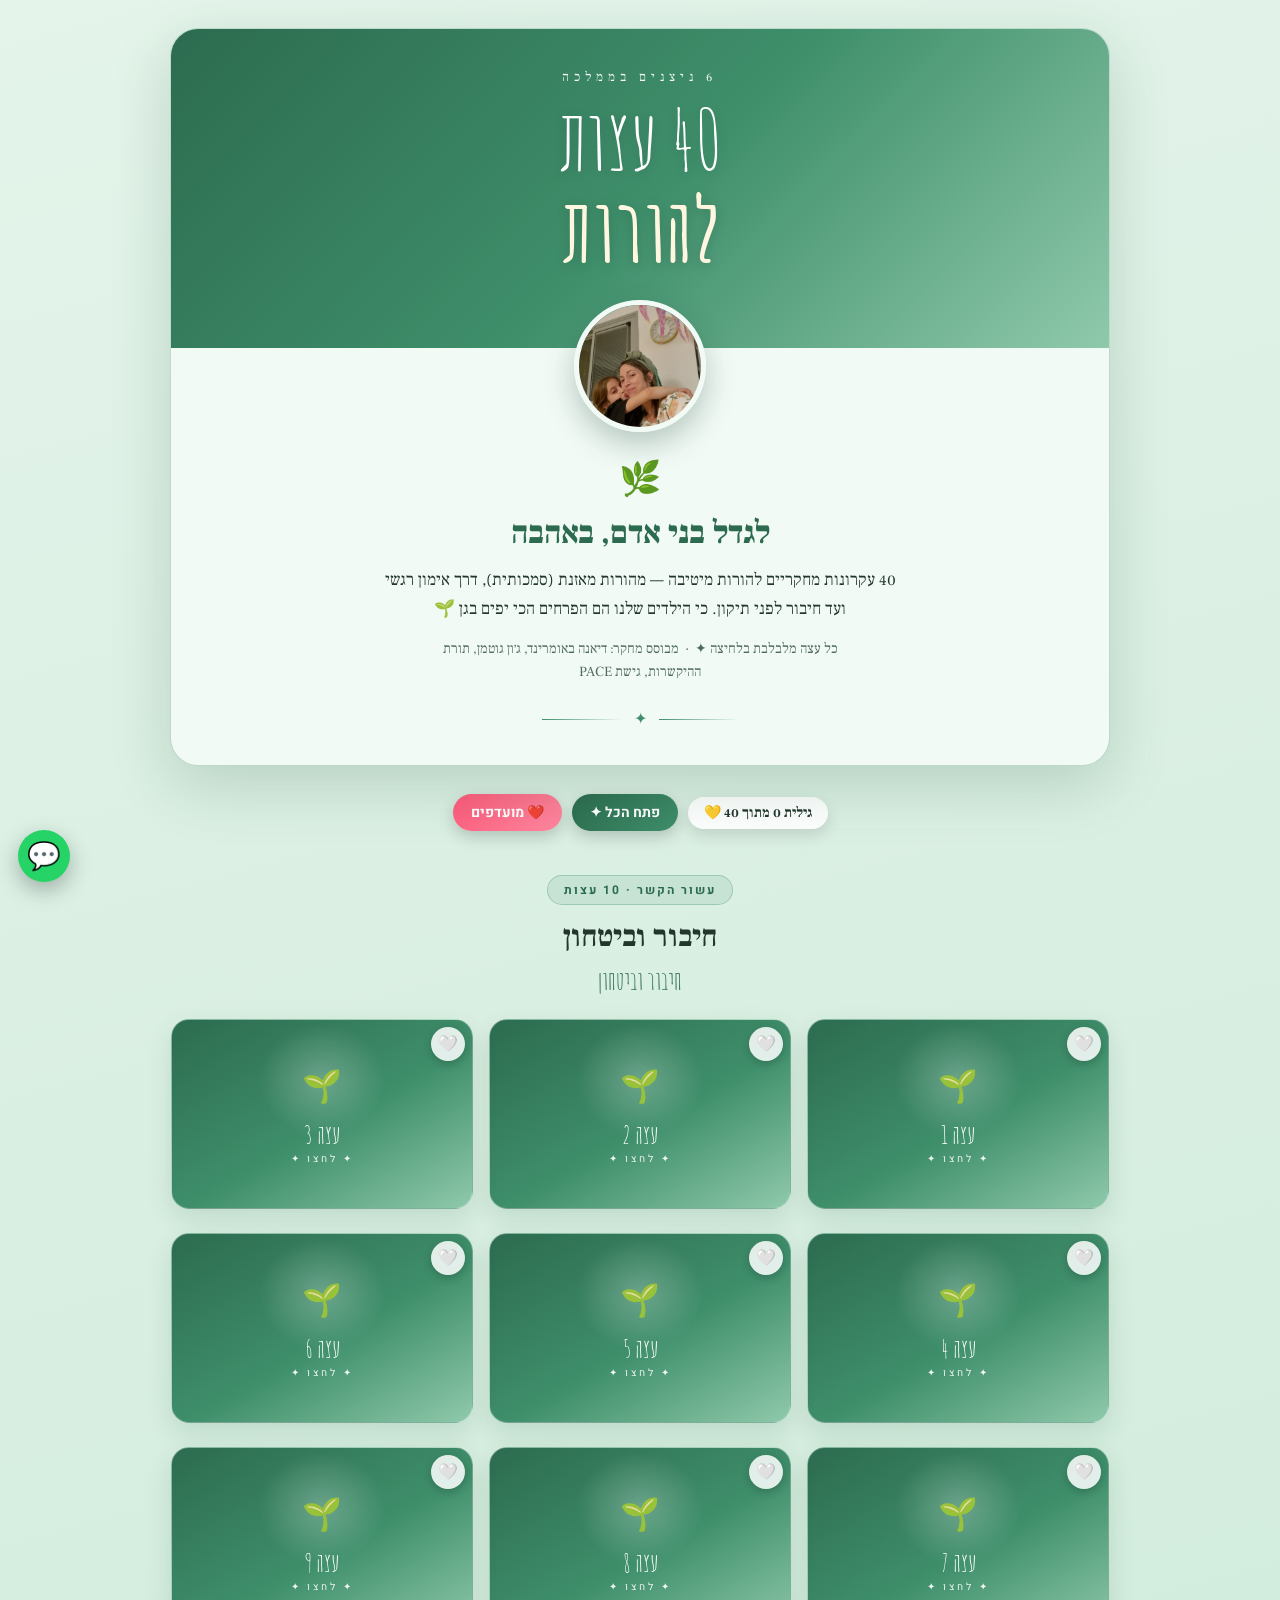
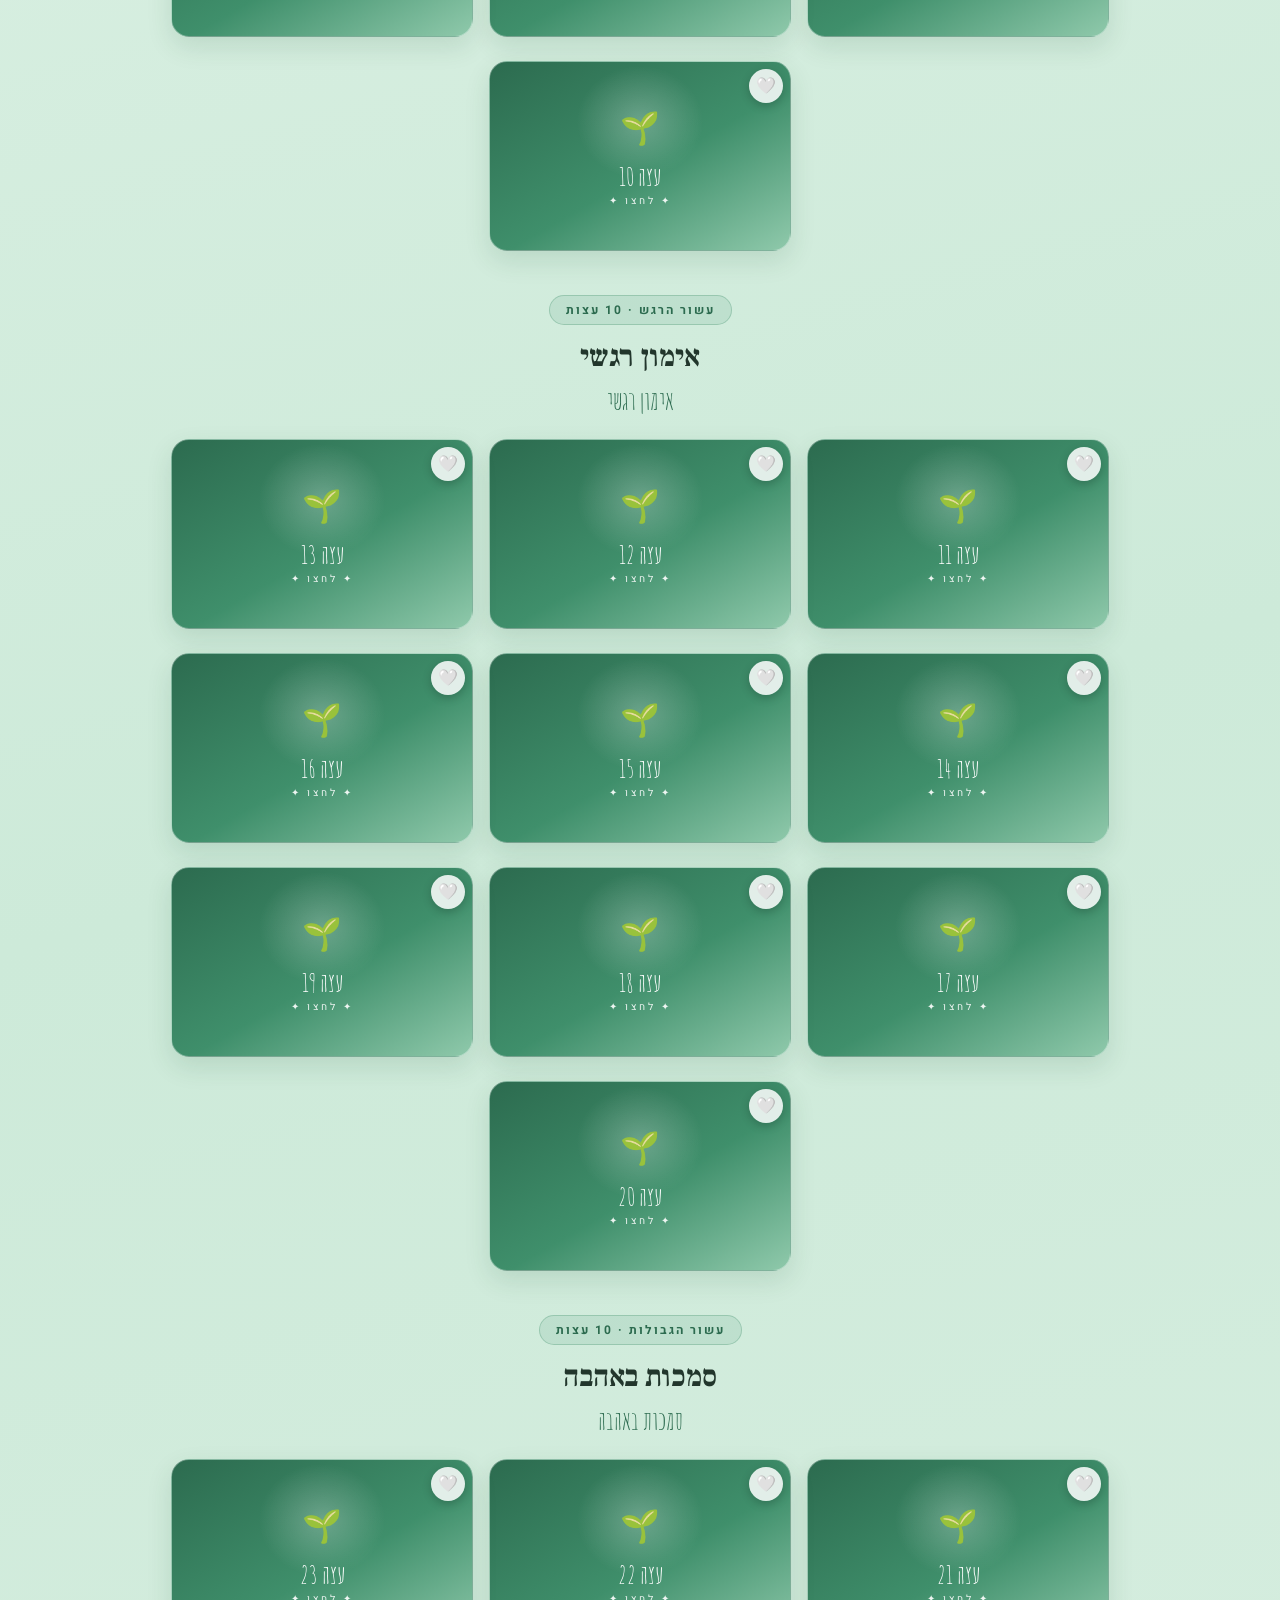
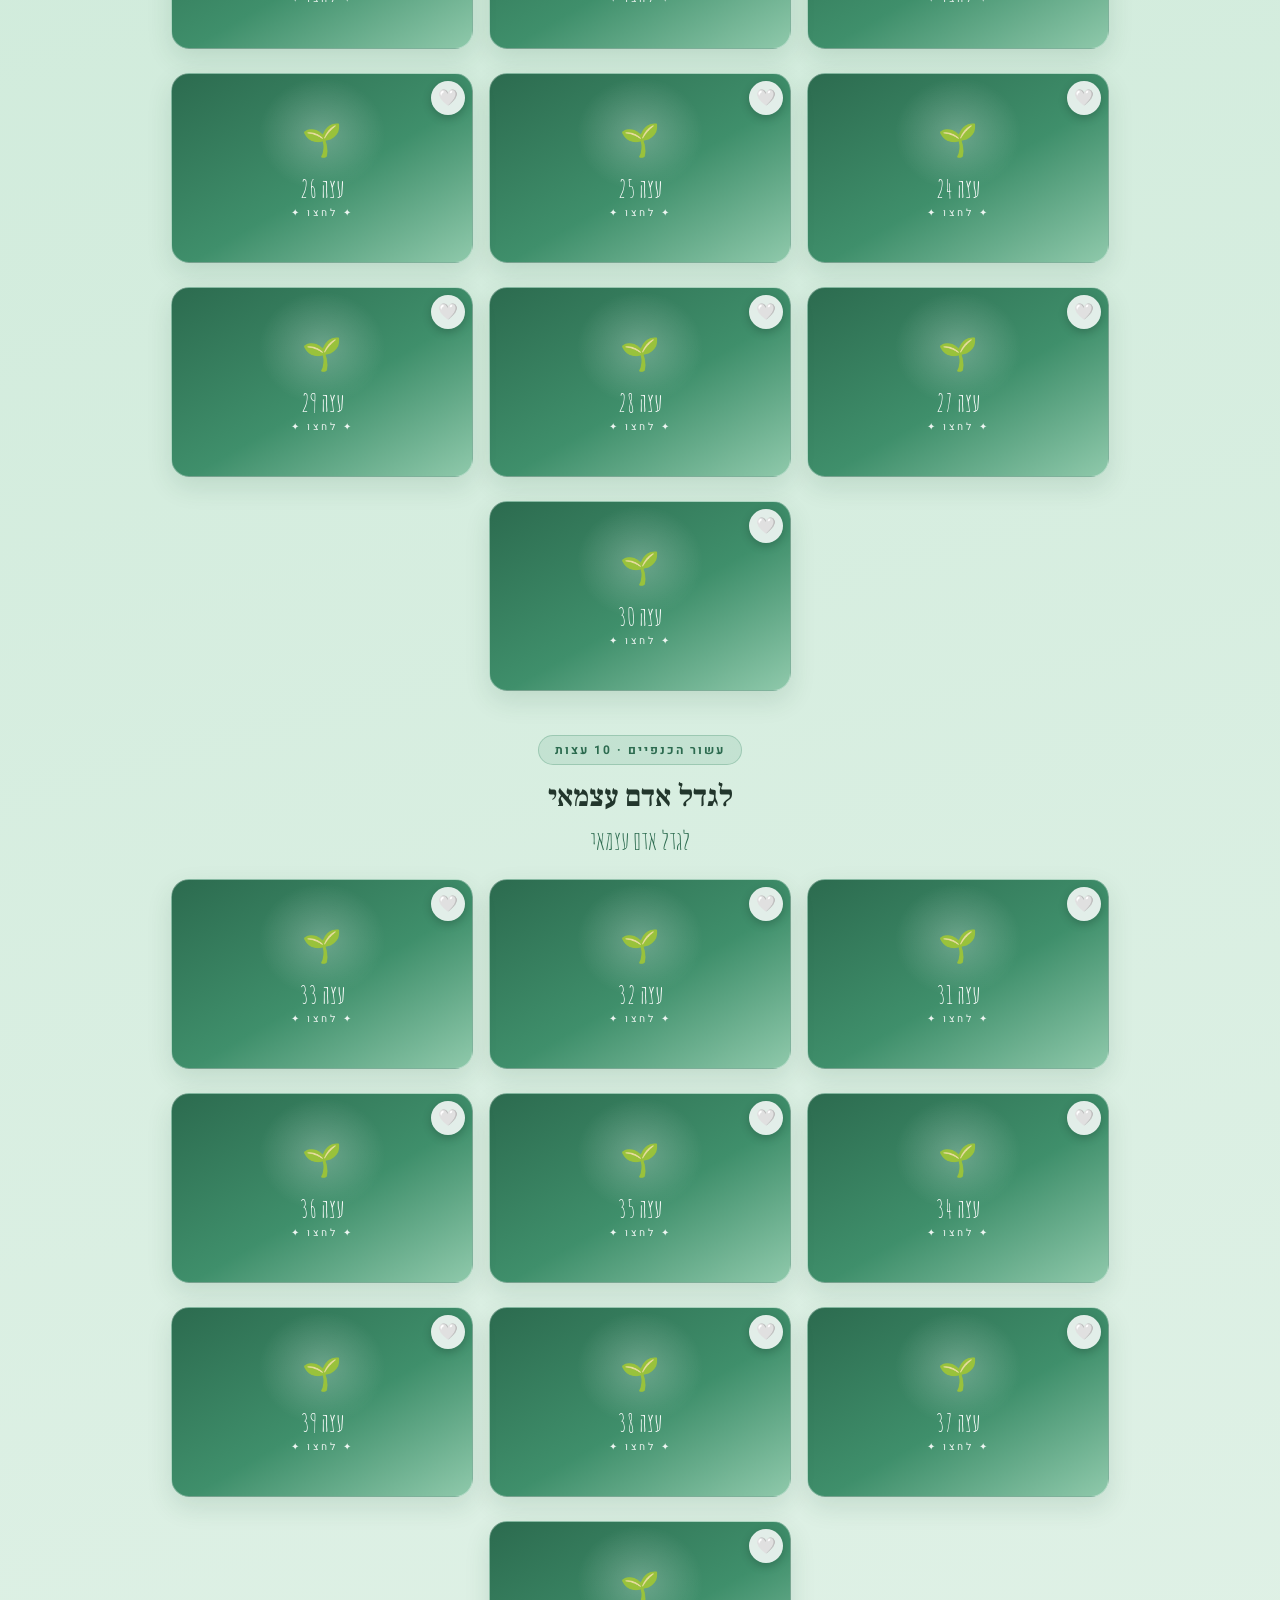
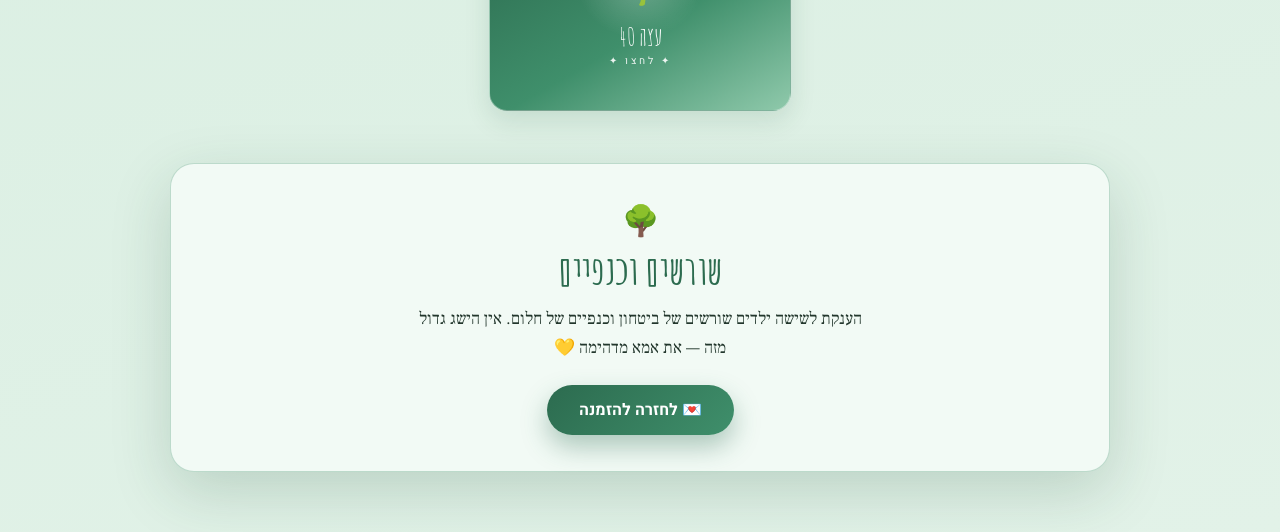
<file: parenting.html>
<!DOCTYPE html>
<html lang="he" dir="rtl">
<head>
  <meta charset="UTF-8" />
  <meta name="viewport" content="width=device-width, initial-scale=1.0" />
  <title>40 עצות להורות · למוריה באהבה</title>
  <meta name="description" content="40 עצות מחקריות להורות מיטיבה — מתנה למוריה, מנקודת אור לממלכה" />
  <link rel="icon" href="data:image/svg+xml,%3Csvg xmlns='http://www.w3.org/2000/svg' viewBox='0 0 100 100'%3E%3Ctext y='.9em' font-size='90'%3E👑%3C/text%3E%3C/svg%3E" />
  <meta property="og:type" content="website" />
  <meta property="og:title" content="40 עצות להורות 🌿" />
  <meta property="og:description" content="מתוך אתר החגיגה של מוריה — מנקודת אור לממלכה 💛" />
  <meta property="og:image" content="https://davidhaiintel.github.io/David-Hai-Cohen/20230907_193615.jpg" />
  <meta property="og:url" content="https://davidhaiintel.github.io/David-Hai-Cohen/parenting.html" />
  <link rel="preconnect" href="https://fonts.googleapis.com" />
  <link rel="preconnect" href="https://fonts.gstatic.com" crossorigin />
  <link href="https://fonts.googleapis.com/css2?family=Frank+Ruhl+Libre:wght@400;500;700;900&family=Heebo:wght@300;400;500;700&family=Amatic+SC:wght@700&display=swap" rel="stylesheet" />
  <style>
    :root {
      --green: #3f8f6b; --green-deep: #2c6b4f; --green-soft: #8fc9ab;
      --gold: #d8b45f; --cream: #f2faf5; --ink: #22362c; --ink-soft: #4f6b5c;
      --shadow: 0 20px 60px rgba(20, 70, 45, 0.18);
    }
    * { margin: 0; padding: 0; box-sizing: border-box; }
    html { scroll-behavior: smooth; }
    body {
      font-family: "Heebo", sans-serif; color: var(--ink);
      background: radial-gradient(1100px 560px at 50% -10%, #eafaf0 0%, transparent 60%),
        linear-gradient(165deg, #e4f4ea 0%, #cdead9 45%, #e2f2e8 100%);
      min-height: 100vh; padding: 28px 16px 60px; overflow-x: hidden;
    }
    .leaves { position: fixed; inset: 0; pointer-events: none; overflow: hidden; z-index: 0; }
    .leaves span { position: absolute; opacity: 0; animation: rise 12s linear infinite; font-size: 14px; }
    @keyframes rise { 0%{transform:translateY(20px) rotate(0);opacity:0} 15%{opacity:.8} 85%{opacity:.8} 100%{transform:translateY(-92vh) rotate(40deg);opacity:0} }

    .wrap { position: relative; z-index: 1; width: min(940px, 100%); margin: 0 auto; }
    .hero { background: var(--cream); border:1px solid rgba(63,143,107,.3); border-radius: 28px; box-shadow: var(--shadow); overflow: hidden; animation: r 1s cubic-bezier(.2,.8,.2,1) both; }
    @keyframes r { from{opacity:0;transform:translateY(30px)} to{opacity:1;transform:translateY(0)} }
    .hero-band { background: linear-gradient(135deg, var(--green-deep), var(--green) 52%, var(--green-soft)); color:#fff; text-align:center; padding: 40px 24px 66px; }
    .hero-band .eyebrow { font-family:"Frank Ruhl Libre",serif; letter-spacing:5px; font-size:13px; opacity:.95; margin-bottom:10px; }
    .hero-band .big { font-family:"Amatic SC",cursive; font-size: clamp(50px,12vw,84px); line-height:1.05; padding-bottom:6px; text-shadow:0 2px 12px rgba(0,0,0,.18); }
    .hero-band .big b { display:block; font-size:1.05em; color: #fff6df; }
    .portrait { position: relative; z-index: 2; width: 132px; height: 132px; margin: -48px auto 0; }
    .portrait-ring { width:100%; height:100%; border-radius:50%; overflow:hidden; border:5px solid var(--cream); box-shadow:0 12px 30px rgba(20,70,45,.28); }
    .portrait-ring img { width:100%; height:100%; object-fit:cover; object-position:55% 40%; }
    .hero-body { text-align:center; padding: 22px 26px 30px; }
    .hero-body .h { font-size: 34px; }
    .hero-body h1 { font-family:"Frank Ruhl Libre",serif; font-weight:900; font-size: clamp(23px,5vw,32px); color: var(--green-deep); margin: 8px 0 12px; }
    .hero-body p { font-family:"Frank Ruhl Libre",serif; font-size:17px; line-height:1.7; color: var(--ink); max-width:52ch; margin:0 auto; }
    .hero-body .note { margin-top:14px; font-size:14px; color: var(--ink-soft); }
    .divider { display:flex; align-items:center; justify-content:center; gap:12px; margin: 22px auto 4px; color: var(--green); }
    .divider::before,.divider::after { content:""; height:1px; width:80px; background: linear-gradient(to left, transparent, var(--green)); }

    .group { margin-top: 44px; }
    .group-head { text-align:center; margin-bottom: 22px; }
    .group-head .g-kicker { display:inline-block; font-size:12px; font-weight:700; letter-spacing:2px; color: var(--green-deep);
      background: rgba(63,143,107,.12); border:1px solid rgba(63,143,107,.3); padding:5px 16px; border-radius:999px; }
    .group-head h2 { font-family:"Frank Ruhl Libre",serif; font-weight:700; font-size: clamp(22px,5vw,30px); color: var(--ink); margin-top:12px; }
    .group-head .g-range { display:inline-block; margin-top:8px; font-family:"Amatic SC",cursive; font-size:26px; color: var(--green-deep); }

    .grid { display:flex; flex-wrap:wrap; justify-content:center; gap: 24px 16px; }
    .tip {
      flex: 0 1 calc((100% - 34px)/3); max-width: calc((100% - 34px)/3);
      position: relative; height: 190px; border-radius: 18px; cursor: pointer; overflow: hidden;
      opacity:0; transform:translateY(16px); transition: opacity .5s ease, transform .5s ease;
      box-shadow: 0 10px 26px rgba(20,70,45,.12);
    }
    .tip.show { opacity:1; transform:translateY(0); }
    .tip .content { position:absolute; inset:0; padding:18px; display:flex; flex-direction:column; justify-content:center; text-align:right;
      background: linear-gradient(160deg, #fff, #ecf8f0); border:1px solid rgba(63,143,107,.35); border-radius:18px; }
    .tip .content .num { position:absolute; top:12px; inset-inline-end:14px; font-family:"Frank Ruhl Libre",serif; font-weight:900; font-size:13px; color: var(--green); opacity:.65; }
    .tip .content .emoji { font-size:26px; }
    .tip .content h3 { font-family:"Frank Ruhl Libre",serif; font-weight:700; font-size:18px; color: var(--green-deep); margin:5px 0 6px; }
    .tip .content p { font-size:13.5px; line-height:1.5; color: var(--ink-soft); }
    /* bud cover that blooms away */
    .tip .bud {
      position:absolute; inset:0; display:flex; flex-direction:column; align-items:center; justify-content:center; text-align:center;
      background: radial-gradient(90px 80px at 50% 32%, rgba(255,255,255,.25), transparent 70%),
        linear-gradient(150deg, var(--green-deep), var(--green) 55%, var(--green-soft));
      color:#fff; border:1px solid rgba(255,255,255,.35); border-radius:18px; z-index:2;
      transition: transform .55s cubic-bezier(.34,1.4,.5,1), opacity .5s ease; transform-origin: center;
    }
    .tip.open .bud { transform: scale(.35) rotate(-12deg); opacity: 0; }
    .tip .bud .sprout { font-size:32px; }
    .tip .bud .cnum { margin-top:8px; font-family:"Amatic SC",cursive; font-size:26px; }
    .tip .bud .csub { font-size:10px; letter-spacing:3px; opacity:.9; margin-top:2px; }

    .closing { margin-top: 52px; text-align:center; background: var(--cream); border:1px solid rgba(63,143,107,.3); border-radius:24px; padding: 36px 26px; box-shadow: var(--shadow); }
    .closing h2 { font-family:"Amatic SC",cursive; font-size:40px; color: var(--green-deep); margin-bottom:10px; }
    .closing p { font-family:"Frank Ruhl Libre",serif; font-size:17px; line-height:1.7; max-width:46ch; margin:0 auto; color: var(--ink); }
    .invite-btn { display:inline-flex; gap:8px; margin-top:22px; padding:13px 32px; border-radius:999px;
      background: linear-gradient(135deg, var(--green-deep), var(--green)); color:#fff; font-weight:700; text-decoration:none; box-shadow:0 12px 26px rgba(44,107,79,.35); transition: transform .2s ease; }
    .invite-btn:hover { transform: translateY(-2px); }

    @media (max-width: 680px) { .tip { flex-basis: calc((100% - 16px)/2); max-width: calc((100% - 16px)/2); } }
    @media (max-width: 460px) { .tip { flex-basis: 100%; max-width: 100%; } }
  </style>
</head>
<body>
  <div class="leaves" id="leaves" aria-hidden="true"></div>
  <div class="wrap">
    <header class="hero">
      <div class="hero-band">
        <p class="eyebrow">6 ניצנים בממלכה</p>
        <div class="big">40 עצות<b>להורות</b></div>
      </div>
      <div class="portrait"><div class="portrait-ring"><img src="20230907_193615.jpg" alt="מוריה" /></div></div>
      <div class="hero-body">
        <div class="h">🌿</div>
        <h1>לגדל בני אדם, באהבה</h1>
        <p>40 עקרונות מחקריים להורות מיטיבה — מהורות מאזנת (סמכותית), דרך אימון רגשי ועד חיבור לפני תיקון. כי הילדים שלנו הם הפרחים הכי יפים בגן 🌱</p>
        <p class="note">כל עצה מלבלבת בלחיצה ✦ &nbsp;·&nbsp; מבוסס מחקר: דיאנה באומרינד, ג׳ון גוטמן, תורת ההיקשרות, גישת PACE</p>
        <div class="divider"><span>✦</span></div>
      </div>
    </header>

    <main id="root"></main>

    <section class="closing">
      <div style="font-size:30px">🌳</div>
      <h2>שורשים וכנפיים</h2>
      <p>הענקת לשישה ילדים שורשים של ביטחון וכנפיים של חלום. אין הישג גדול מזה — את אמא מדהימה 💛</p>
      <a class="invite-btn" href="invitation.html">💌 לחזרה להזמנה</a>
    </section>
  </div>

  <script>
    const GROUPS = [
      { kicker:"עשור הקשר", range:"חיבור וביטחון", title:"חיבור וביטחון",
        tips:[
          { e:"🫂", t:"חיבור לפני תיקון", d:"ילד מרגיש מחובר משתף פעולה יותר. קשר קודם לגבולות." },
          { e:"🔒", t:"היקשרות בטוחה", d:"היו בסיס בטוח: מקלט ברגעי מצוקה ובמה לחקירת העולם." },
          { e:"👂", t:"הקשבה אמיתית", d:"הקשיבו לילד ברצינות — גם לדברים ה'קטנים' שלו." },
          { e:"⏳", t:"זמן איכות יומי", d:"אפילו 10 דקות של תשומת לב מלאה ממלאות את מיכל האהבה." },
          { e:"🎭", t:"שחקו איתם", d:"משחק הוא שפת הילד — ודרך המלך לחיבור וללמידה." },
          { e:"👁️", t:"ראו את הילד", d:"לראות מי הוא באמת — לא רק את ההתנהגות או ההישגים." },
          { e:"🤗", t:"מגע וחום", d:"חיבוקים ומילות אהבה יומיומיות בונים ביטחון פנימי." },
          { e:"🌈", t:"קבלה ללא תנאי", d:"אהבתכם אינה מותנית בהתנהגות או בהצלחות — והם צריכים לדעת זאת." },
          { e:"🪞", t:"נוכחות רגועה", d:"אתם העוגן. ויסות שלכם עוזר לילד להירגע (ויסות משותף)." },
          { e:"💬", t:"שיחות קטנות", d:"רגעי היומיום — במכונית, לפני השינה — הם זהב לקרבה." },
        ] },
      { kicker:"עשור הרגש", range:"אימון רגשי", title:"אימון רגשי",
        tips:[
          { e:"❤️", t:"כל הרגשות מותרים", d:"רגש אינו טוב או רע. ההתנהגות גבולית — הרגש תמיד לגיטימי." },
          { e:"🏷️", t:"תנו שם לרגש", d:"'אתה נראה מתוסכל' — מילים מרגיעות את המוח הרגשי." },
          { e:"✅", t:"אמתו לפני שפותרים", d:"קודם 'אני מבינה שקשה לך', ורק אחר כך פתרון." },
          { e:"🌊", t:"עזרו לגלי הרגש", d:"היו לצידם בסערה במקום לכבות אותה — זה חולף." },
          { e:"🧘", t:"למדו ויסות", d:"נשימות, הפסקה, מילים — כלים להתמודד עם רגש גדול." },
          { e:"🚫", t:"בלי להקטין", d:"אל תאמרו 'זה שטות' — לילד זה עולם ומלואו." },
          { e:"🪟", t:"היו דוגמה רגשית", d:"ילדים לומדים ויסות מהאופן שבו אתם מתמודדים." },
          { e:"🤝", t:"אמפתיה, לא ריצוי", d:"להבין את הרגש לא אומר לוותר על הגבול." },
          { e:"🌡️", t:"שימו לב לצרכים", d:"רעב, עייפות וגירוי-יתר עומדים מאחורי הרבה 'התנהגויות'." },
          { e:"🕊️", t:"תיקון אחרי סערה", d:"אחרי התפרצות — חזרו, חבקו ותקנו. זה מלמד שקשר שורד קונפליקט." },
        ] },
      { kicker:"עשור הגבולות", range:"סמכות באהבה", title:"סמכות באהבה",
        tips:[
          { e:"⚖️", t:"הורות מאזנת", d:"באומרינד: חום גבוה + גבולות ברורים = התוצאות הטובות ביותר." },
          { e:"🧱", t:"גבולות עקביים", d:"ילדים זקוקים לגבול יציב — הוא נותן ביטחון, לא מגביל אהבה." },
          { e:"🤔", t:"הסבירו את ה'למה'", d:"נימוק קצר מלמד יותר מ'ככה אמרתי'." },
          { e:"🌱", t:"תוצאות טבעיות", d:"תוצאה הגיונית מלמדת יותר מעונש שרירותי." },
          { e:"🎯", t:"ציפיות ברורות", d:"כשהכללים ידועים מראש — פחות מאבקים." },
          { e:"🤲", t:"אפשרות בחירה", d:"'חולצה כחולה או ירוקה?' — בחירה נותנת שליטה בתוך הגבול." },
          { e:"😌", t:"תקיפות ברוגע", d:"אפשר להיות נחושים ועדינים באותו הזמן." },
          { e:"🔁", t:"עקביות בין ההורים", d:"חזית אחודה נותנת לילד יציבות וביטחון." },
          { e:"🙅", t:"'לא' מכבד", d:"סירוב אפשר לומר בחום — בלי צעקות ובלי בושה." },
          { e:"🛠️", t:"פתרון בעיות יחד", d:"שתפו את הילד בחיפוש פתרון — זה מלמד אחריות." },
        ] },
      { kicker:"עשור הכנפיים", range:"לגדל אדם עצמאי", title:"לגדל אדם עצמאי",
        tips:[
          { e:"🌟", t:"שבחו מאמץ", d:"'עבדת קשה' מטפח 'תפיסת צמיחה' יותר מ'אתה גאון'." },
          { e:"🧗", t:"תנו להתמודד", d:"אל תצילו מכל קושי — התמודדות בונה חוסן." },
          { e:"💪", t:"טפחו עצמאות", d:"תנו לילד לעשות בעצמו את מה שהוא מסוגל — גם אם לאט." },
          { e:"🙏", t:"למדו אחריות", d:"טעות היא הזדמנות ללמידה, לא סיבה לבושה." },
          { e:"🧭", t:"ערכים דרך דוגמה", d:"הילדים לומדים ממה שאתם עושים, לא ממה שאתם מטיפים." },
          { e:"📵", t:"גבולות מסך", d:"אזנו טכנולוגיה עם משחק, טבע וזמן משפחה." },
          { e:"🛌", t:"שגרה ושינה", d:"שגרה צפויה ושינה מספקת הם בסיס לוויסות ולמידה." },
          { e:"🎨", t:"עודדו סקרנות", d:"תנו מקום לשאלות, ליצירה ולתחומי העניין שלהם." },
          { e:"🤍", t:"חמלה עצמית להורה", d:"אין הורה מושלם. היו עדינים עם עצמכם — 'הורות טובה דיה'." },
          { e:"🌳", t:"שורשים וכנפיים", d:"ביטחון להישאר, וביטחון לעוף — המתנה הגדולה להורות." },
        ] },
    ];

    (function build() {
      const root = document.getElementById("root");
      let n = 0;
      GROUPS.forEach((g) => {
        const sec = document.createElement("section");
        sec.className = "group";
        sec.innerHTML = `<div class="group-head"><span class="g-kicker">${g.kicker} · 10 עצות</span><h2>${g.title}</h2><div class="g-range">${g.range}</div></div>`;
        const grid = document.createElement("div"); grid.className = "grid";
        g.tips.forEach((tip) => {
          n++;
          const card = document.createElement("article"); card.className = "tip";
          card.innerHTML = `
            <div class="content">
              <div class="num">#${n}</div>
              <div class="emoji">${tip.e}</div>
              <h3>${tip.t}</h3>
              <p>${tip.d}</p>
            </div>
            <div class="bud">
              <div class="sprout">🌱</div>
              <div class="cnum">עצה ${n}</div>
              <div class="csub">✦ לחצו ✦</div>
            </div>`;
          card.addEventListener("click", () => card.classList.toggle("open"));
          grid.appendChild(card);
        });
        sec.appendChild(grid); root.appendChild(sec);
      });
      const io = new IntersectionObserver((es)=>es.forEach((e)=>{ if(e.isIntersecting){e.target.classList.add("show");io.unobserve(e.target);} }), { threshold:.15 });
      document.querySelectorAll(".tip").forEach((c)=>io.observe(c));
    })();

    (function () {
      const layer = document.getElementById("leaves");
      const g = ["🌿","🍃","🌱","✦","🌸"];
      for (let i=0;i<20;i++){ const s=document.createElement("span"); s.textContent=g[Math.floor(Math.random()*g.length)];
        s.style.left=Math.random()*100+"vw"; s.style.fontSize=10+Math.random()*16+"px";
        s.style.animationDuration=10+Math.random()*8+"s"; s.style.animationDelay=-Math.random()*12+"s"; layer.appendChild(s); }
    })();
    // סרגל: מד התקדמות + פתח/סגור הכל
    (function(){
      const cards=()=>document.querySelectorAll('.grid article'); if(!cards().length)return;
      const st=document.createElement('style');
      st.textContent='.cardbar{display:flex;gap:10px;align-items:center;justify-content:center;flex-wrap:wrap;margin:28px auto 0}.cardbar .cb-count{font-family:"Frank Ruhl Libre",serif;font-weight:700;background:rgba(255,255,255,.92);color:#22362c;padding:7px 16px;border-radius:999px;box-shadow:0 6px 16px rgba(0,0,0,.12);font-size:14px}.cardbar .cb-btn{cursor:pointer;border:none;font-family:"Heebo",sans-serif;font-weight:700;font-size:14px;color:#fff;background:linear-gradient(135deg,#2c6b4f,#3f8f6b);padding:8px 18px;border-radius:999px;box-shadow:0 6px 16px rgba(0,0,0,.18)}';
      document.head.appendChild(st);
      const bar=document.createElement('div');bar.className='cardbar';bar.innerHTML='<span class="cb-count"></span><button class="cb-btn" type="button"></button>';
      const main=document.querySelector('main');main.parentNode.insertBefore(bar,main);
      const countEl=bar.querySelector('.cb-count'),btn=bar.querySelector('.cb-btn');
      const upd=()=>{const a=cards();const o=[...a].filter(c=>c.classList.contains('open')).length;countEl.textContent='גילית '+o+' מתוך '+a.length+' 💛';btn.textContent=(o>=a.length?'סגור הכל ✦':'פתח הכל ✦');};
      document.addEventListener('click',e=>{if(e.target.closest('.grid article'))setTimeout(upd,0);});
      btn.addEventListener('click',()=>{const a=[...cards()];const allOpen=a.every(c=>c.classList.contains('open'));a.forEach(c=>c.classList.toggle('open',!allOpen));upd();});
      upd();
    })();
    // מועדפים ❤️
    (function(){
      const cards=[...document.querySelectorAll('.grid article')]; if(!cards.length)return;
      const page=(location.pathname.split('/').pop()||'index').replace('.html','');
      const KEY='fav:'+page;
      const load=()=>{try{return JSON.parse(localStorage.getItem(KEY)||'[]')}catch(e){return[]}};
      let favs=load(); const save=()=>localStorage.setItem(KEY,JSON.stringify(favs));
      const st=document.createElement('style');
      st.textContent='.favbtn{position:absolute;top:8px;inset-inline-start:8px;z-index:40;width:34px;height:34px;border-radius:50%;border:none;cursor:pointer;background:rgba(255,255,255,.85);box-shadow:0 3px 10px rgba(0,0,0,.2);font-size:16px;line-height:1;text-align:center;padding:0;transition:transform .15s}.favbtn:hover{transform:scale(1.15)}.favbtn.on{background:#ff5a7a;box-shadow:0 3px 12px rgba(255,90,122,.5)}';
      document.head.appendChild(st);
      cards.forEach((c,i)=>{ if(getComputedStyle(c).position==='static')c.style.position='relative';
        const b=document.createElement('button');b.type='button';b.className='favbtn'+(favs.includes(i)?' on':'');b.textContent=favs.includes(i)?'❤️':'🤍';b.setAttribute('aria-label','שמור למועדפים');
        b.addEventListener('click',e=>{e.stopPropagation();const k=favs.indexOf(i);if(k>=0){favs.splice(k,1);b.classList.remove('on');b.textContent='🤍';}else{favs.push(i);b.classList.add('on');b.textContent='❤️';}save();});
        c.appendChild(b);});
      const bar=document.querySelector('.cardbar');
      if(bar){const fb=document.createElement('button');fb.type='button';fb.className='cb-btn';fb.style.background='linear-gradient(135deg,#ff5a7a,#ff87a0)';fb.textContent='❤️ מועדפים';let on=false;
        fb.addEventListener('click',()=>{on=!on;fb.textContent=on?'הצג הכל ✦':'❤️ מועדפים';cards.forEach((c,i)=>{c.style.display=(!on||favs.includes(i))?'':'none';});});
        bar.appendChild(fb);}
    })();
  </script>
  <a href="https://wa.me/?text=🌿%2040%20עצות%20להורות%20💛%20https://davidhaiintel.github.io/David-Hai-Cohen/parenting.html" target="_blank" rel="noopener" aria-label="שתף בוואטסאפ" title="שתף בוואטסאפ" style="position:fixed;bottom:18px;left:18px;z-index:90;width:52px;height:52px;border-radius:50%;background:#25D366;display:flex;align-items:center;justify-content:center;box-shadow:0 8px 22px rgba(0,0,0,.28);text-decoration:none;font-size:27px">💬</a>
</body>
</html>
</file>
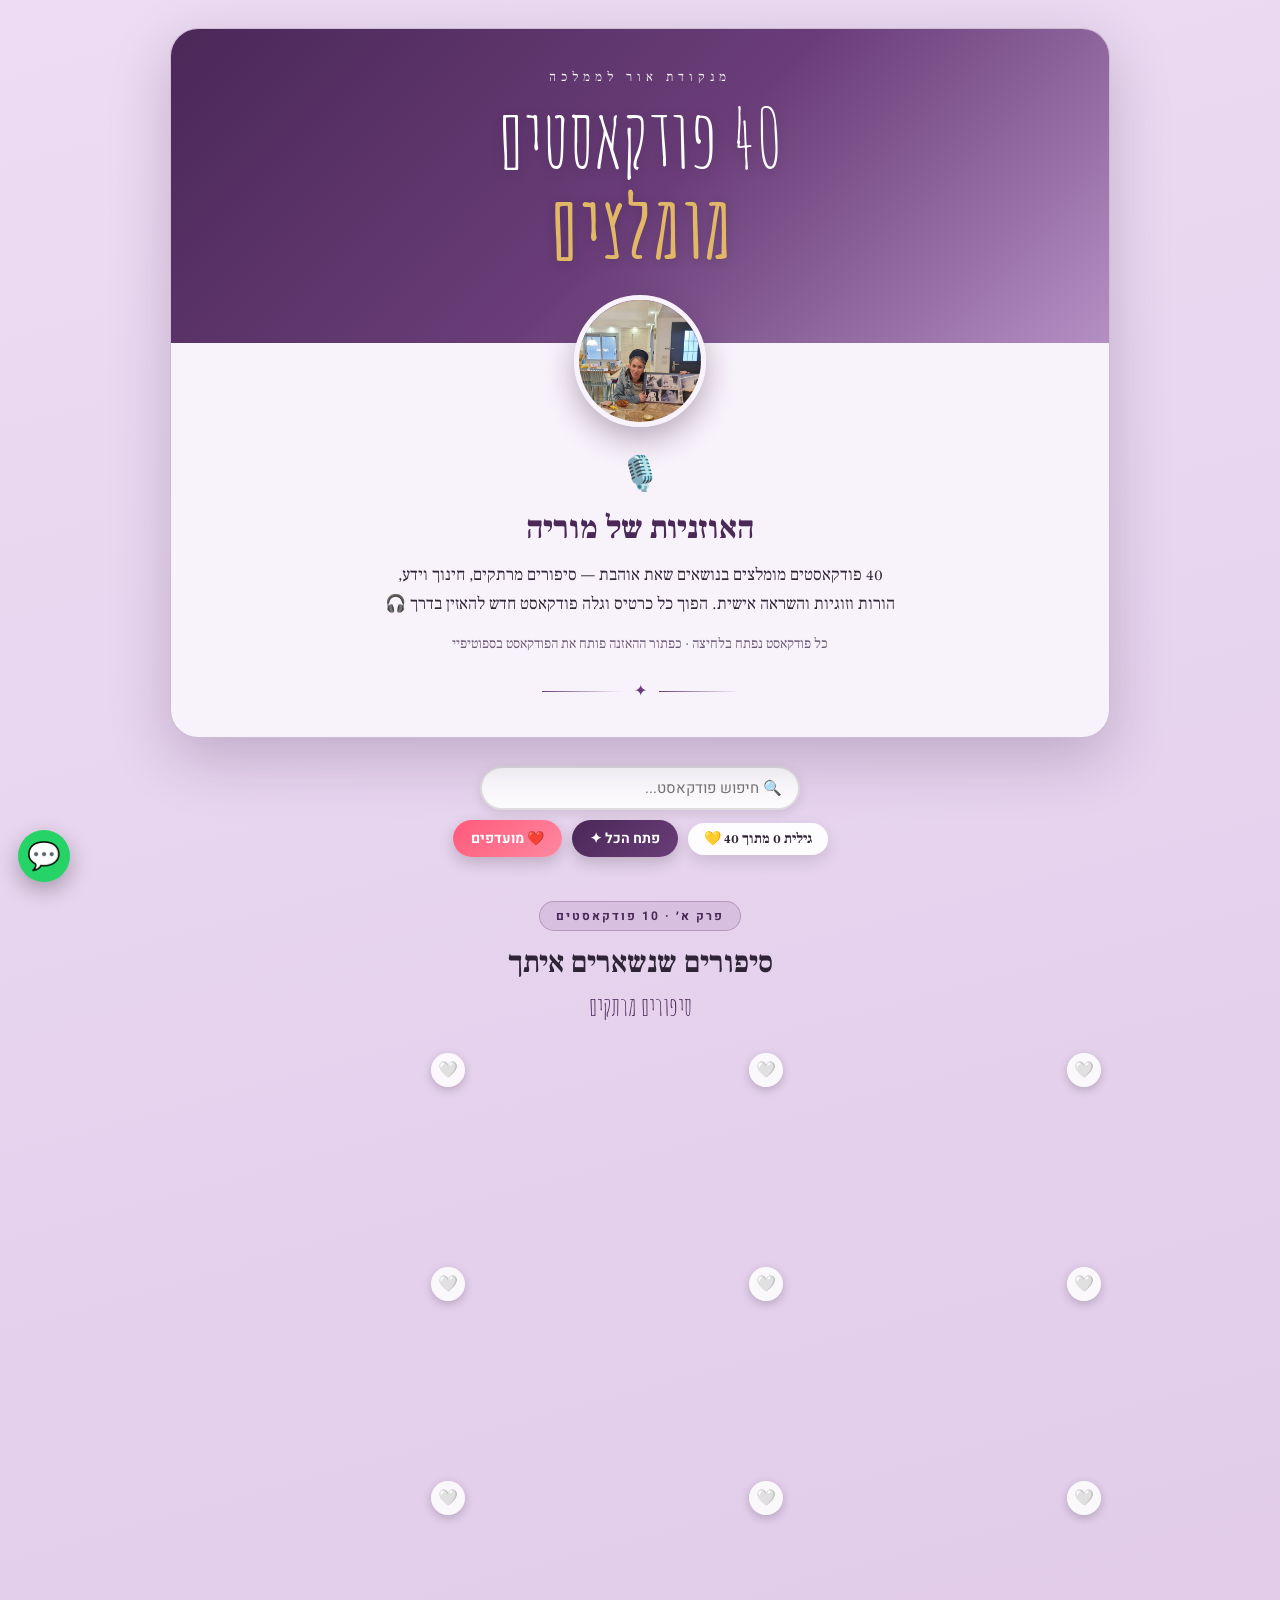
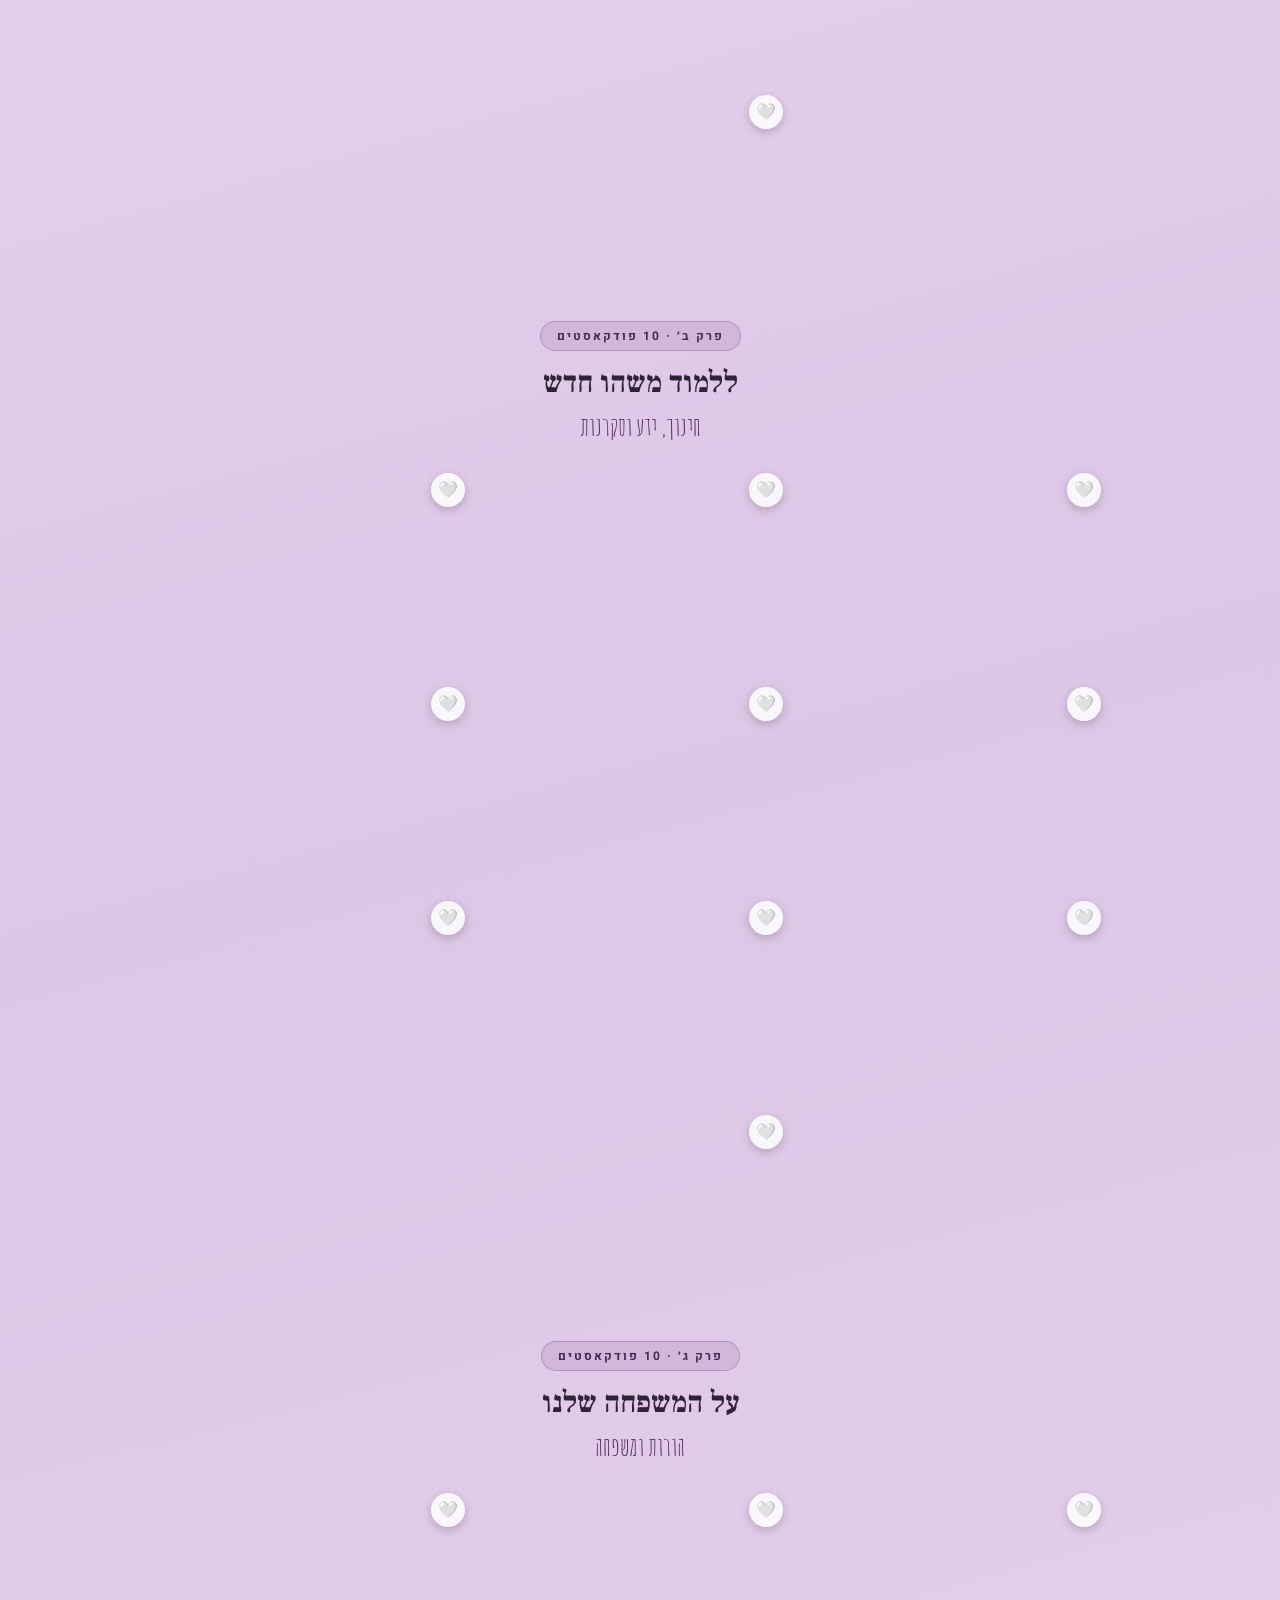
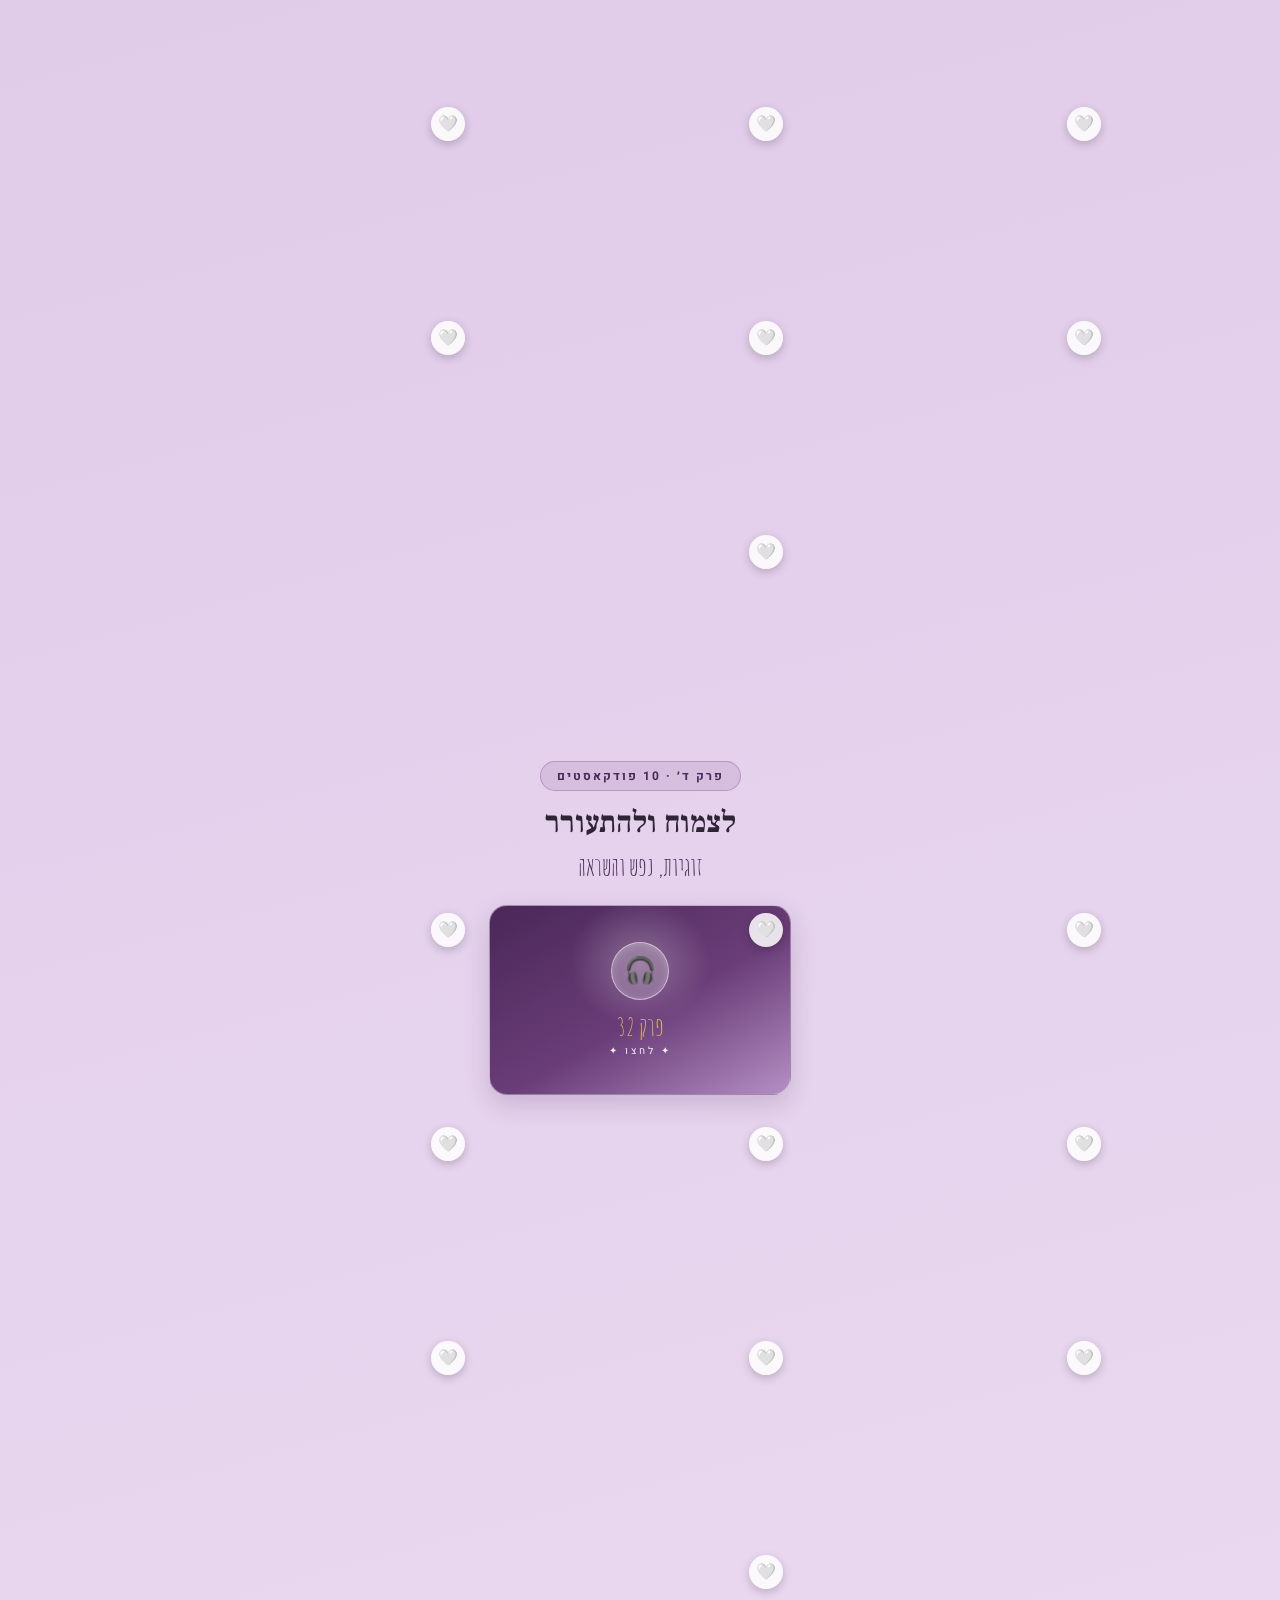
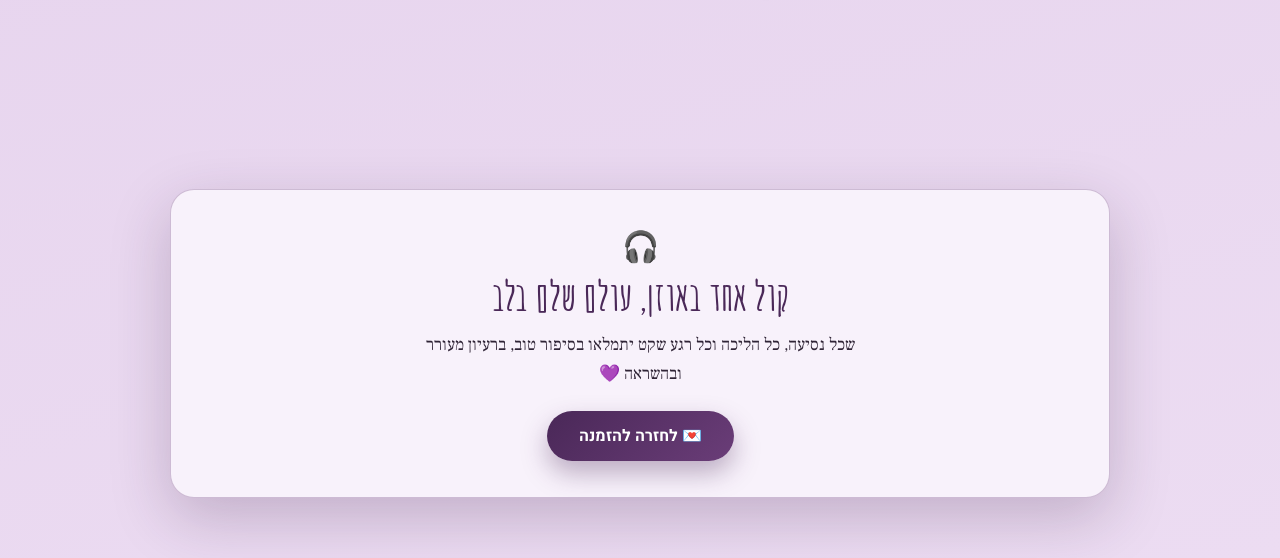
<file: podcasts.html>
<!DOCTYPE html>
<html lang="he" dir="rtl">
<head>
  <meta charset="UTF-8" />
  <meta name="viewport" content="width=device-width, initial-scale=1.0" />
  <title>40 פודקאסטים · האוזניות של מוריה</title>
  <meta name="description" content="40 פודקאסטים מומלצים לפי נושאים אהובים — מתנה למוריה, מנקודת אור לממלכה" />
  <link rel="icon" href="data:image/svg+xml,%3Csvg xmlns='http://www.w3.org/2000/svg' viewBox='0 0 100 100'%3E%3Ctext y='.9em' font-size='90'%3E👑%3C/text%3E%3C/svg%3E" />
  <meta property="og:type" content="website" />
  <meta property="og:title" content="40 פודקאסטים מומלצים 🎧" />
  <meta property="og:description" content="מתוך אתר החגיגה של מוריה — מנקודת אור לממלכה 💛" />
  <meta property="og:image" content="https://davidhaiintel.github.io/David-Hai-Cohen/IMG-20240207-WA0017.jpg" />
  <meta property="og:url" content="https://davidhaiintel.github.io/David-Hai-Cohen/podcasts.html" />
  <link rel="preconnect" href="https://fonts.googleapis.com" />
  <link rel="preconnect" href="https://fonts.gstatic.com" crossorigin />
  <link href="https://fonts.googleapis.com/css2?family=Frank+Ruhl+Libre:wght@400;500;700;900&family=Heebo:wght@300;400;500;700&family=Amatic+SC:wght@700&display=swap" rel="stylesheet" />
  <style>
    :root {
      --plum: #6a3d78; --plum-deep: #4a2858; --plum-soft: #b48fc4;
      --gold: #e0b866; --gold-deep: #c1953f; --cream: #f8f2fb; --ink: #2f2436; --ink-soft: #6a5a74;
      --shadow: 0 20px 60px rgba(50, 25, 60, 0.22);
    }
    * { margin: 0; padding: 0; box-sizing: border-box; }
    html { scroll-behavior: smooth; }
    body {
      font-family: "Heebo", sans-serif; color: var(--ink);
      background: radial-gradient(1100px 560px at 50% -10%, #f3e6f8 0%, transparent 60%),
        linear-gradient(165deg, #eddcf3 0%, #ddc6e6 45%, #ecdcf2 100%);
      min-height: 100vh; padding: 28px 16px 60px; overflow-x: hidden;
    }
    .waves { position: fixed; inset: 0; pointer-events: none; overflow: hidden; z-index: 0; }
    .waves span { position: absolute; opacity: 0; animation: rise 12s linear infinite; font-size: 15px; }
    @keyframes rise { 0%{transform:translateY(20px);opacity:0} 15%{opacity:.8} 85%{opacity:.8} 100%{transform:translateY(-92vh);opacity:0} }

    .wrap { position: relative; z-index: 1; width: min(940px, 100%); margin: 0 auto; }
    .hero { background: var(--cream); border:1px solid rgba(106,61,120,.3); border-radius: 28px; box-shadow: var(--shadow); overflow: hidden; animation: r 1s cubic-bezier(.2,.8,.2,1) both; }
    @keyframes r { from{opacity:0;transform:translateY(30px)} to{opacity:1;transform:translateY(0)} }
    .hero-band { background: linear-gradient(135deg, var(--plum-deep), var(--plum) 52%, var(--plum-soft)); color:#fff; text-align:center; padding: 40px 24px 66px; }
    .hero-band .eyebrow { font-family:"Frank Ruhl Libre",serif; letter-spacing:5px; font-size:13px; opacity:.95; margin-bottom:10px; }
    .hero-band .big { font-family:"Amatic SC",cursive; font-size: clamp(48px,11vw,82px); line-height:1.05; padding-bottom:6px; text-shadow:0 2px 12px rgba(0,0,0,.18); }
    .hero-band .big b { display:block; font-size:1.05em; color: var(--gold); }
    .portrait { position: relative; z-index: 2; width: 132px; height: 132px; margin: -48px auto 0; }
    .portrait-ring { width:100%; height:100%; border-radius:50%; overflow:hidden; border:5px solid var(--cream); box-shadow:0 12px 30px rgba(50,25,60,.32); }
    .portrait-ring img { width:100%; height:100%; object-fit:cover; object-position:45% 20%; }
    .hero-body { text-align:center; padding: 22px 26px 30px; }
    .hero-body .mic { font-size: 34px; }
    .hero-body h1 { font-family:"Frank Ruhl Libre",serif; font-weight:900; font-size: clamp(23px,5vw,32px); color: var(--plum-deep); margin: 8px 0 12px; }
    .hero-body p { font-family:"Frank Ruhl Libre",serif; font-size:17px; line-height:1.7; color: var(--ink); max-width:52ch; margin:0 auto; }
    .hero-body .note { margin-top:14px; font-size:14px; color: var(--ink-soft); }
    .divider { display:flex; align-items:center; justify-content:center; gap:12px; margin: 22px auto 4px; color: var(--plum); }
    .divider::before,.divider::after { content:""; height:1px; width:80px; background: linear-gradient(to left, transparent, var(--plum)); }

    .group { margin-top: 44px; }
    .group-head { text-align:center; margin-bottom: 22px; }
    .group-head .g-kicker { display:inline-block; font-size:12px; font-weight:700; letter-spacing:2px; color: var(--plum-deep);
      background: rgba(106,61,120,.12); border:1px solid rgba(106,61,120,.3); padding:5px 16px; border-radius:999px; }
    .group-head h2 { font-family:"Frank Ruhl Libre",serif; font-weight:700; font-size: clamp(22px,5vw,30px); color: var(--ink); margin-top:12px; }
    .group-head .g-range { display:inline-block; margin-top:8px; font-family:"Amatic SC",cursive; font-size:26px; color: var(--plum-deep); }

    .grid { display:flex; flex-wrap:wrap; justify-content:center; gap: 24px 16px; perspective: 1400px; }
    .pod { flex: 0 1 calc((100% - 34px)/3); max-width: calc((100% - 34px)/3); height: 190px; cursor:pointer; opacity:0; transform:translateY(16px); transition: opacity .5s ease, transform .5s ease; }
    .pod.show { opacity:1; transform:translateY(0); }
    .pod-inner { position:relative; width:100%; height:100%; transition: transform .7s cubic-bezier(.2,.8,.2,1); transform-style: preserve-3d; }
    .pod.open .pod-inner { transform: rotateY(180deg); }
    .face { position:absolute; inset:0; backface-visibility:hidden; -webkit-backface-visibility:hidden; border-radius:18px; padding:18px; display:flex; flex-direction:column; box-shadow:0 10px 26px rgba(50,25,60,.16); overflow:hidden; }
    .front { align-items:center; justify-content:center; text-align:center; color:#fff; border:1px solid rgba(255,255,255,.4);
      background: radial-gradient(100px 90px at 50% 30%, rgba(255,255,255,.26), transparent 70%), linear-gradient(150deg, var(--plum-deep), var(--plum) 55%, var(--plum-soft)); }
    .front .seal { width:58px; height:58px; margin-bottom:10px; display:grid; place-items:center; font-size:26px; background:rgba(255,255,255,.16); border:1.5px solid rgba(255,255,255,.55); border-radius:50%; box-shadow: inset 0 2px 10px rgba(255,255,255,.28); }
    .front .fnum { font-family:"Amatic SC",cursive; font-size:26px; color: var(--gold); }
    .front .fsub { font-size:10px; letter-spacing:3px; opacity:.9; margin-top:2px; }
    .back { transform: rotateY(180deg); justify-content:center; text-align:right; background: linear-gradient(160deg, #fff, #f6ecfa); border:1px solid rgba(106,61,120,.4); }
    .back .bnum { position:absolute; top:12px; inset-inline-end:15px; font-family:"Frank Ruhl Libre",serif; font-weight:900; font-size:13px; color: var(--plum); opacity:.7; }
    .back .bemoji { font-size:24px; }
    .back h3 { font-family:"Frank Ruhl Libre",serif; font-weight:700; font-size:17px; color: var(--plum-deep); margin:5px 0 5px; }
    .back p { font-size:13px; line-height:1.5; color: var(--ink-soft); }
    .back .play { margin-top:8px; align-self:flex-start; display:inline-flex; align-items:center; gap:6px; padding:6px 13px; border-radius:999px;
      background: linear-gradient(135deg, var(--gold-deep), var(--gold)); color:#3a2b1a; font-weight:700; font-size:12px; text-decoration:none; }

    .closing { margin-top: 52px; text-align:center; background: var(--cream); border:1px solid rgba(106,61,120,.3); border-radius:24px; padding: 36px 26px; box-shadow: var(--shadow); }
    .closing h2 { font-family:"Amatic SC",cursive; font-size:40px; color: var(--plum-deep); margin-bottom:10px; }
    .closing p { font-family:"Frank Ruhl Libre",serif; font-size:17px; line-height:1.7; max-width:46ch; margin:0 auto; color: var(--ink); }
    .invite-btn { display:inline-flex; gap:8px; margin-top:22px; padding:13px 32px; border-radius:999px;
      background: linear-gradient(135deg, var(--plum-deep), var(--plum)); color:#fff; font-weight:700; text-decoration:none; box-shadow:0 12px 26px rgba(74,40,88,.35); transition: transform .2s ease; }
    .invite-btn:hover { transform: translateY(-2px); }

    @media (max-width: 680px) { .pod { flex-basis: calc((100% - 16px)/2); max-width: calc((100% - 16px)/2); } }
    @media (max-width: 460px) { .pod { flex-basis: 100%; max-width: 100%; } }
  </style>
</head>
<body>
  <div class="waves" id="waves" aria-hidden="true"></div>
  <div class="wrap">
    <header class="hero">
      <div class="hero-band">
        <p class="eyebrow">מנקודת אור לממלכה</p>
        <div class="big">40 פודקאסטים<b>מומלצים</b></div>
      </div>
      <div class="portrait"><div class="portrait-ring"><img src="IMG-20240207-WA0017.jpg" alt="מוריה" /></div></div>
      <div class="hero-body">
        <div class="mic">🎙️</div>
        <h1>האוזניות של מוריה</h1>
        <p>40 פודקאסטים מומלצים בנושאים שאת אוהבת — סיפורים מרתקים, חינוך וידע, הורות וזוגיות והשראה אישית. הפוך כל כרטיס וגלה פודקאסט חדש להאזין בדרך 🎧</p>
        <p class="note">כל פודקאסט נפתח בלחיצה · כפתור ההאזנה פותח את הפודקאסט בספוטיפיי</p>
        <div class="divider"><span>✦</span></div>
      </div>
    </header>

    <main id="root"></main>

    <section class="closing">
      <div style="font-size:30px">🎧</div>
      <h2>קול אחד באוזן, עולם שלם בלב</h2>
      <p>שכל נסיעה, כל הליכה וכל רגע שקט יתמלאו בסיפור טוב, ברעיון מעורר ובהשראה 💜</p>
      <a class="invite-btn" href="invitation.html">💌 לחזרה להזמנה</a>
    </section>
  </div>

  <script>
    const GROUPS = [
      { kicker:"פרק א׳", range:"סיפורים מרתקים", title:"סיפורים שנשארים איתך",
        items:[
          { e:"🎙️", t:"עושים היסטוריה", d:"רן לוי במסע מרתק בזמן — מדע, טכנולוגיה והיסטוריה.", id:"NcDwnKYL7P8" },
          { e:"📖", t:"חיים של אחרים", d:"סיפורי חיים אישיים, מרגשים ובלתי נשכחים.", id:"iBlh208Y34s" },
          { e:"🎵", t:"שיר אחד", d:"הסיפור שמאחורי שיר ישראלי אהוב (כאן).", id:"1nG5BDUdiMU" },
          { e:"🎧", t:"אפרכסת", d:"אמיר אורן על ביטחון, מודיעין והיסטוריה.", id:"3dxopLkAN9Q" },
          { e:"🏛️", t:"השאר היסטוריה", d:"ניר פדידה מגיש היסטוריה בצורה ממכרת.", id:"a8oyXnzMJJI" },
          { e:"⏳", t:"המאה ה-20: שנה בשעה", d:"אורי נהרי דוחס שנה שלמה לשעה (כאן).", id:"zYurRXQQZTg" },
          { e:"🌾", t:"שיחת קיבוץ", d:"בין המיתוס הקיבוצי למה שבאמת קרה שם.", id:"9eAf7KEVmF0" },
          { e:"🕯️", t:"שיחות על אושוויץ", d:"הפודקאסט של יד ושם על השואה.", id:"DxDM5hRtVRU" },
          { e:"🎬", t:"עושים סרטים", d:"הכול על קולנוע, סרטים ותרבות.", id:"bjxS6s-VdYk" },
          { e:"⚖️", t:"עושים משפט", d:"המשפט והצדק מאחורי הכותרות.", id:"CuJZQkFHhtI" },
        ] },
      { kicker:"פרק ב׳", range:"חינוך, ידע וסקרנות", title:"ללמוד משהו חדש",
        items:[
          { e:"📜", t:"עושים תנ״ך", d:"מבט חדש ומרתק על סיפורי המקרא.", id:"MamDJ4Eey40" },
          { e:"🚀", t:"עושים חלל", d:"כל מה שרציתם לדעת על היקום.", id:"Wq_CL52FyD8" },
          { e:"🤔", t:"עושים פילוסופיה", d:"שאלות גדולות על החיים והמחשבה.", id:"glpOt4ac-r8" },
          { e:"🧠", t:"עושים פסיכולוגיה", d:"פסיכולוגיה בגובה העיניים (רשת עושים).", id:"QJ0qQR3xVIA" },
          { e:"💰", t:"חיות כיס", d:"כלכלה פשוטה ומעשית (כאן).", id:"F_BESfTeypQ" },
          { e:"💻", t:"גיקונומי", d:"טכנולוגיה, כלכלה ותרבות דיגיטלית.", id:"tnzqiYXnEao" },
          { e:"❤️‍🔥", t:"הביולוגיה של הרגשות", d:"ד״ר ליאת יקיר על המדע שמאחורי הרגש.", id:"UhH_CZu6xhk" },
          { e:"🎼", t:"שיחות על מוזיקה ומדע", d:"מפגש בין מוזיקה למדע (אונ׳ ת״א).", id:"rpLwCsilvUo" },
          { e:"🎶", t:"כאן 88 הסכתים", d:"דיוקנאות עומק של ענקי המוזיקה.", id:"KTyP1gTgUgI" },
          { e:"🍿", t:"מוזיקה מהמסך", d:"פסקולים וקולנוע (גלגלצ).", id:"YgfNJk9UKKQ" },
        ] },
      { kicker:"פרק ג׳", range:"הורות ומשפחה", title:"על המשפחה שלנו",
        items:[
          { e:"🧸", t:"הורות שילדים אוהבים", d:"חן אלבז — הצורך הרגשי מאחורי ההתנהגות.", id:"jJsD1_c4Lrw" },
          { e:"🛠️", t:"הורות פרקטית", d:"הודיה טיבר — כלים להורים בעידן החדש.", id:"efdfxFjd9Us" },
          { e:"🔬", t:"מאמאדע — הורות מבוססת מדע", d:"מור הרפז על הורות לפי המחקר.", id:"0XxRY1pCZ8g" },
          { e:"🤱", t:"נשים מדברות אמהות", d:"העולם הרגשי של אמהות בהריון ואחרי לידה.", id:"7Z6B33_Qdek" },
          { e:"🧩", t:"הורות על הרצף", d:"הורות לילדים עם צרכים מיוחדים.", id:"xelBfRyjQUw" },
          { e:"🌿", t:"מעלה בטוב", d:"דנה רגב על קשר, טבע ואיכות חיים.", id:"Cs6PIYrqJWE" },
          { e:"💜", t:"פודקאסט סול", d:"על קשר הורה-ילד וחיבור רגשי.", id:"j4igr_oED_0" },
          { e:"🛋️", t:"מחוץ לכורסה", d:"אורטל הופמן שלם על אנשים ויחסים.", id:"HTIVwhHRCts" },
          { e:"✨", t:"מזל שנפגשנו", d:"עדי ומירב על שינוי, זוגיות וצמיחה.", id:"Au4LgBZZhFI" },
          { e:"🦶", t:"ללכת יחפים על האדמה", d:"זוגיות, חיבור לטבע ורוגע.", id:"7slbTp7ZiQ4" },
        ] },
      { kicker:"פרק ד׳", range:"זוגיות, נפש והשראה", title:"לצמוח ולהתעורר",
        items:[
          { e:"❤️", t:"אהבת אמת", d:"רועי ועמיחי על קרבה, כנות ומערכות יחסים.", id:"h6tJTXEEtmc" },
          { e:"☯️", t:"מאוזנים", d:"ספיר ויהונתן — זוגיות, זן ומינימליזם.", id:"hCigSM-4He8" },
          { e:"🐎", t:"אופים זוגיות", d:"עדי ונדב — טיפול זוגי בעזרת סוסים.", id:"YwQ4pdBF6JQ" },
          { e:"🗣️", t:"The Voice Within", d:"דנה אוחנה על מערכות יחסים ובריאות נפשית.", id:"-8wjhyTTke0" },
          { e:"🌅", t:"להנות מהדרך", d:"שיחות על החיים ואיך לחיות אותם.", id:"9wAG0_gS6EA" },
          { e:"🎯", t:"מיינדסט", d:"שלומי חסטר על התפתחות אישית.", id:"uH7C6pcYqmk" },
          { e:"🌳", t:"שיחות בגן עדן", d:"התבוננות פנימה, נפש ורוח.", id:"Enq995z_LnE" },
          { e:"🕊️", t:"מעל ומעבר", d:"ליאורה וטובי דנון — שיחות על החיים.", id:"FFBYOm-OUu0" },
          { e:"🧘", t:"עוברים לתודעה גבוהה", d:"אודליה וארז רשף על מודעות וצמיחה.", id:"PUJsTrDw0hw" },
          { e:"💫", t:"תודעה פוגשת נשות עסקים", d:"מור טולדנו — מוח, תודעה ומציאות.", id:"jeP-G1UBZ6w" },
        ] },
    ];

    (function build() {
      const root = document.getElementById("root");
      let n = 0;
      GROUPS.forEach((g) => {
        const sec = document.createElement("section");
        sec.className = "group";
        sec.innerHTML = `<div class="group-head"><span class="g-kicker">${g.kicker} · 10 פודקאסטים</span><h2>${g.title}</h2><div class="g-range">${g.range}</div></div>`;
        const grid = document.createElement("div"); grid.className = "grid";
        g.items.forEach((it) => {
          n++;
          const url = "https://open.spotify.com/search/" + encodeURIComponent(it.t);
          const card = document.createElement("article"); card.className = "pod";
          card.innerHTML = `
            <div class="pod-inner">
              <div class="face front">
                <div class="seal">🎧</div>
                <div class="fnum">פרק ${n}</div>
                <div class="fsub">✦ לחצו ✦</div>
              </div>
              <div class="face back">
                <div class="bnum">#${n}</div>
                <div class="bemoji">${it.e}</div>
                <h3>${it.t}</h3>
                <p>${it.d}</p>
                <a class="play" href="${url}" target="_blank" rel="noopener" onclick="event.stopPropagation()">🎧 בספוטיפיי</a>
              </div>
            </div>`;
          card.addEventListener("click", () => card.classList.toggle("open"));
          grid.appendChild(card);
        });
        sec.appendChild(grid); root.appendChild(sec);
      });
      const io = new IntersectionObserver((es)=>es.forEach((e)=>{ if(e.isIntersecting){e.target.classList.add("show");io.unobserve(e.target);} }), { threshold:.14 });
      document.querySelectorAll(".pod").forEach((c)=>io.observe(c));
    })();

    (function () {
      const layer = document.getElementById("waves");
      const g = ["🎧","🎙️","♪","✦","🔊"];
      for (let i=0;i<20;i++){ const s=document.createElement("span"); s.textContent=g[Math.floor(Math.random()*g.length)];
        s.style.left=Math.random()*100+"vw"; s.style.fontSize=10+Math.random()*16+"px";
        s.style.animationDuration=10+Math.random()*8+"s"; s.style.animationDelay=-Math.random()*12+"s"; layer.appendChild(s); }
    })();
    // סרגל: מד התקדמות + פתח/סגור הכל
    (function(){
      const cards=()=>document.querySelectorAll('.grid article'); if(!cards().length)return;
      const st=document.createElement('style');
      st.textContent='.cardbar{display:flex;gap:10px;align-items:center;justify-content:center;flex-wrap:wrap;margin:28px auto 0}.cardbar .cb-count{font-family:"Frank Ruhl Libre",serif;font-weight:700;background:rgba(255,255,255,.92);color:#2f2436;padding:7px 16px;border-radius:999px;box-shadow:0 6px 16px rgba(0,0,0,.12);font-size:14px}.cardbar .cb-btn{cursor:pointer;border:none;font-family:"Heebo",sans-serif;font-weight:700;font-size:14px;color:#fff;background:linear-gradient(135deg,#4a2858,#6a3d78);padding:8px 18px;border-radius:999px;box-shadow:0 6px 16px rgba(0,0,0,.18)}';
      document.head.appendChild(st);
      const bar=document.createElement('div');bar.className='cardbar';bar.innerHTML='<span class="cb-count"></span><button class="cb-btn" type="button"></button>';
      const main=document.querySelector('main');main.parentNode.insertBefore(bar,main);
      const countEl=bar.querySelector('.cb-count'),btn=bar.querySelector('.cb-btn');
      const upd=()=>{const a=cards();const o=[...a].filter(c=>c.classList.contains('open')).length;countEl.textContent='גילית '+o+' מתוך '+a.length+' 💛';btn.textContent=(o>=a.length?'סגור הכל ✦':'פתח הכל ✦');};
      document.addEventListener('click',e=>{if(e.target.closest('.grid article'))setTimeout(upd,0);});
      btn.addEventListener('click',()=>{const a=[...cards()];const allOpen=a.every(c=>c.classList.contains('open'));a.forEach(c=>c.classList.toggle('open',!allOpen));upd();});
      upd();
    })();
    // מועדפים ❤️
    (function(){
      const cards=[...document.querySelectorAll('.grid article')]; if(!cards.length)return;
      const page=(location.pathname.split('/').pop()||'index').replace('.html','');
      const KEY='fav:'+page;
      const load=()=>{try{return JSON.parse(localStorage.getItem(KEY)||'[]')}catch(e){return[]}};
      let favs=load(); const save=()=>localStorage.setItem(KEY,JSON.stringify(favs));
      const st=document.createElement('style');
      st.textContent='.favbtn{position:absolute;top:8px;inset-inline-start:8px;z-index:40;width:34px;height:34px;border-radius:50%;border:none;cursor:pointer;background:rgba(255,255,255,.85);box-shadow:0 3px 10px rgba(0,0,0,.2);font-size:16px;line-height:1;text-align:center;padding:0;transition:transform .15s}.favbtn:hover{transform:scale(1.15)}.favbtn.on{background:#ff5a7a;box-shadow:0 3px 12px rgba(255,90,122,.5)}';
      document.head.appendChild(st);
      cards.forEach((c,i)=>{ if(getComputedStyle(c).position==='static')c.style.position='relative';
        const b=document.createElement('button');b.type='button';b.className='favbtn'+(favs.includes(i)?' on':'');b.textContent=favs.includes(i)?'❤️':'🤍';b.setAttribute('aria-label','שמור למועדפים');
        b.addEventListener('click',e=>{e.stopPropagation();const k=favs.indexOf(i);if(k>=0){favs.splice(k,1);b.classList.remove('on');b.textContent='🤍';}else{favs.push(i);b.classList.add('on');b.textContent='❤️';}save();});
        c.appendChild(b);});
      const bar=document.querySelector('.cardbar');
      if(bar){const fb=document.createElement('button');fb.type='button';fb.className='cb-btn';fb.style.background='linear-gradient(135deg,#ff5a7a,#ff87a0)';fb.textContent='❤️ מועדפים';let on=false;
        fb.addEventListener('click',()=>{on=!on;fb.textContent=on?'הצג הכל ✦':'❤️ מועדפים';cards.forEach((c,i)=>{c.style.display=(!on||favs.includes(i))?'':'none';});});
        bar.appendChild(fb);}
    })();
    // חיפוש מהיר
    (function(){
      const cards=[...document.querySelectorAll('.grid article')]; if(!cards.length)return;
      const bar=document.querySelector('.cardbar'); if(!bar)return;
      const wrap=document.createElement('div');wrap.style.cssText='flex-basis:100%;display:flex;justify-content:center;order:-1';
      const inp=document.createElement('input');inp.type='search';inp.placeholder='🔍 חיפוש פודקאסט...';inp.setAttribute('aria-label','חיפוש');
      inp.style.cssText='font-family:"Heebo",sans-serif;font-size:15px;padding:9px 16px;border-radius:999px;border:2px solid rgba(0,0,0,.12);background:rgba(255,255,255,.95);min-width:min(320px,80vw);outline:none;box-shadow:0 4px 12px rgba(0,0,0,.1)';
      wrap.appendChild(inp);bar.appendChild(wrap);
      const norm=s=>s.toLowerCase().replace(/["'.,!?־-]/g,' ');
      inp.addEventListener('input',()=>{const q=norm(inp.value.trim());cards.forEach(c=>{const t=norm(c.textContent);c.style.display=(!q||t.includes(q))?'':'none';});});
    })();
  </script>
  <a href="https://wa.me/?text=🎧%2040%20פודקאסטים%20מומלצים%20💛%20https://davidhaiintel.github.io/David-Hai-Cohen/podcasts.html" target="_blank" rel="noopener" aria-label="שתף בוואטסאפ" title="שתף בוואטסאפ" style="position:fixed;bottom:18px;left:18px;z-index:90;width:52px;height:52px;border-radius:50%;background:#25D366;display:flex;align-items:center;justify-content:center;box-shadow:0 8px 22px rgba(0,0,0,.28);text-decoration:none;font-size:27px">💬</a>
</body>
</html>
</file>
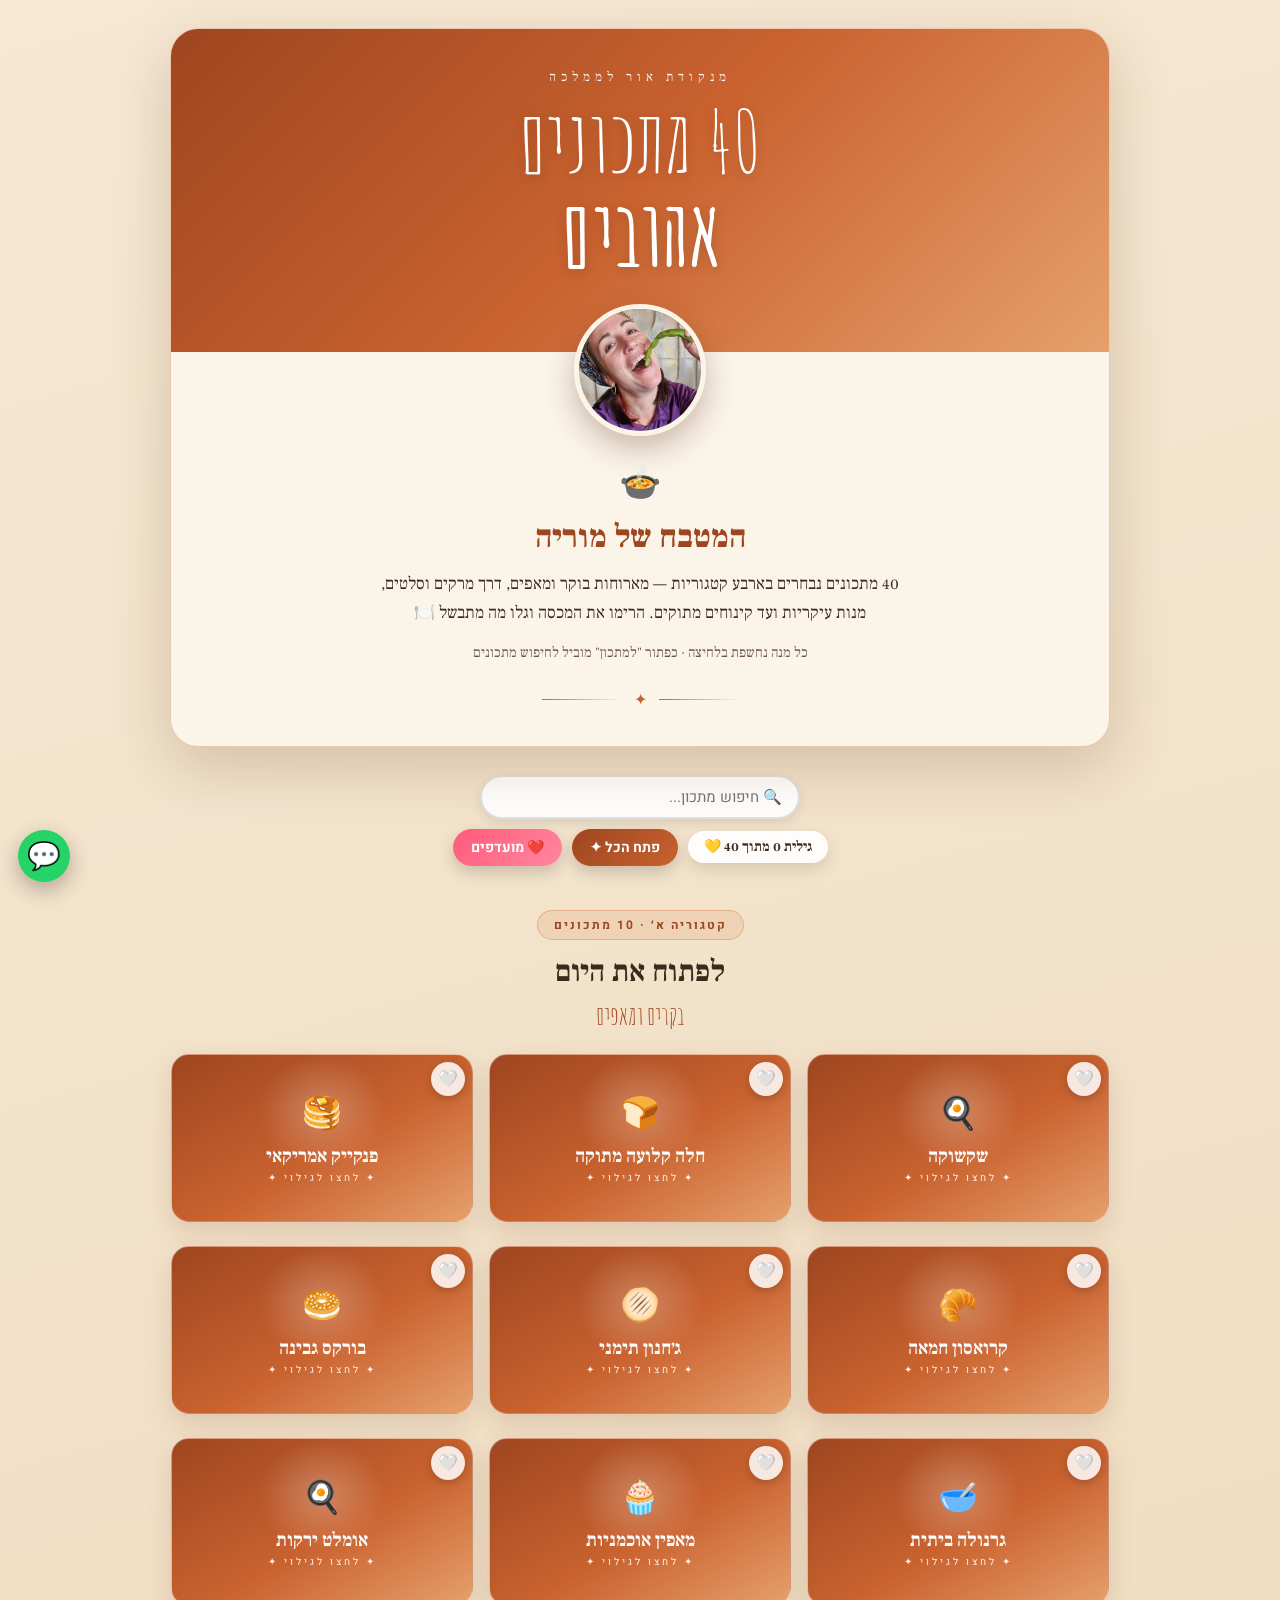
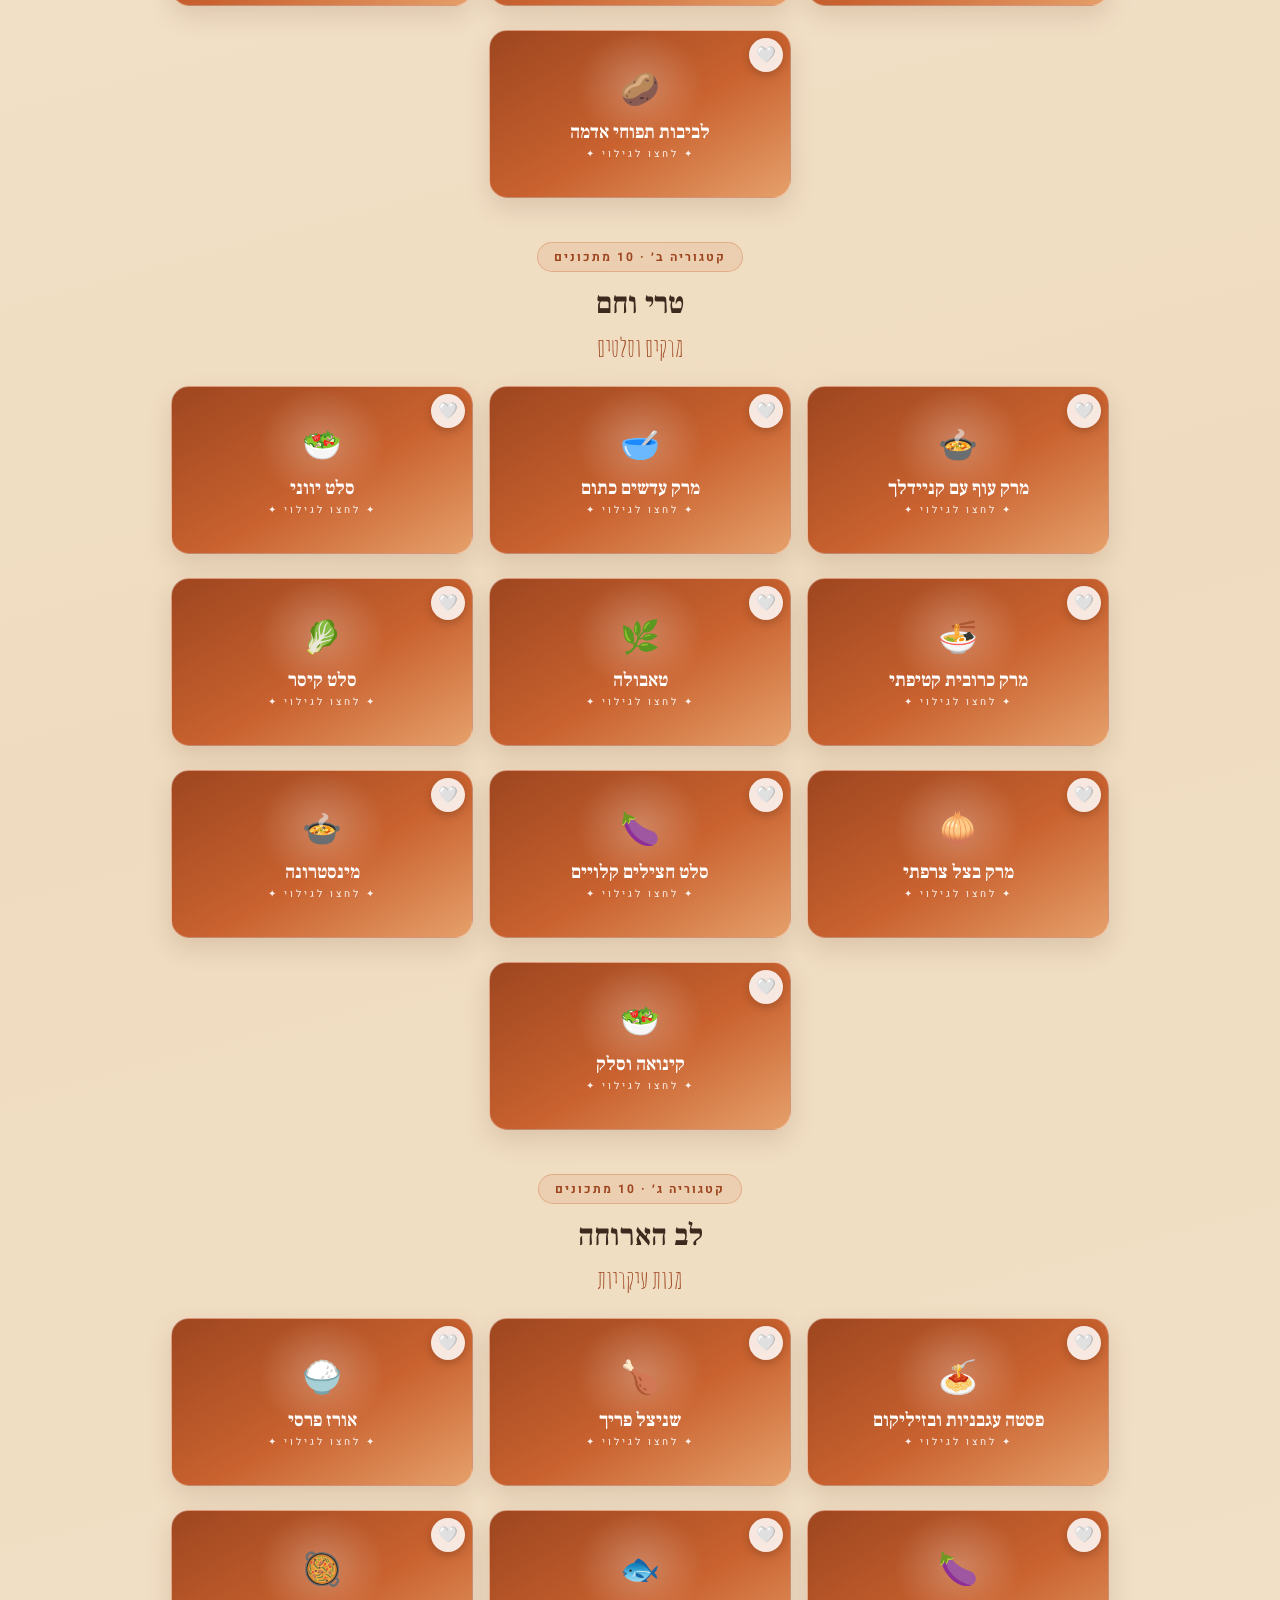
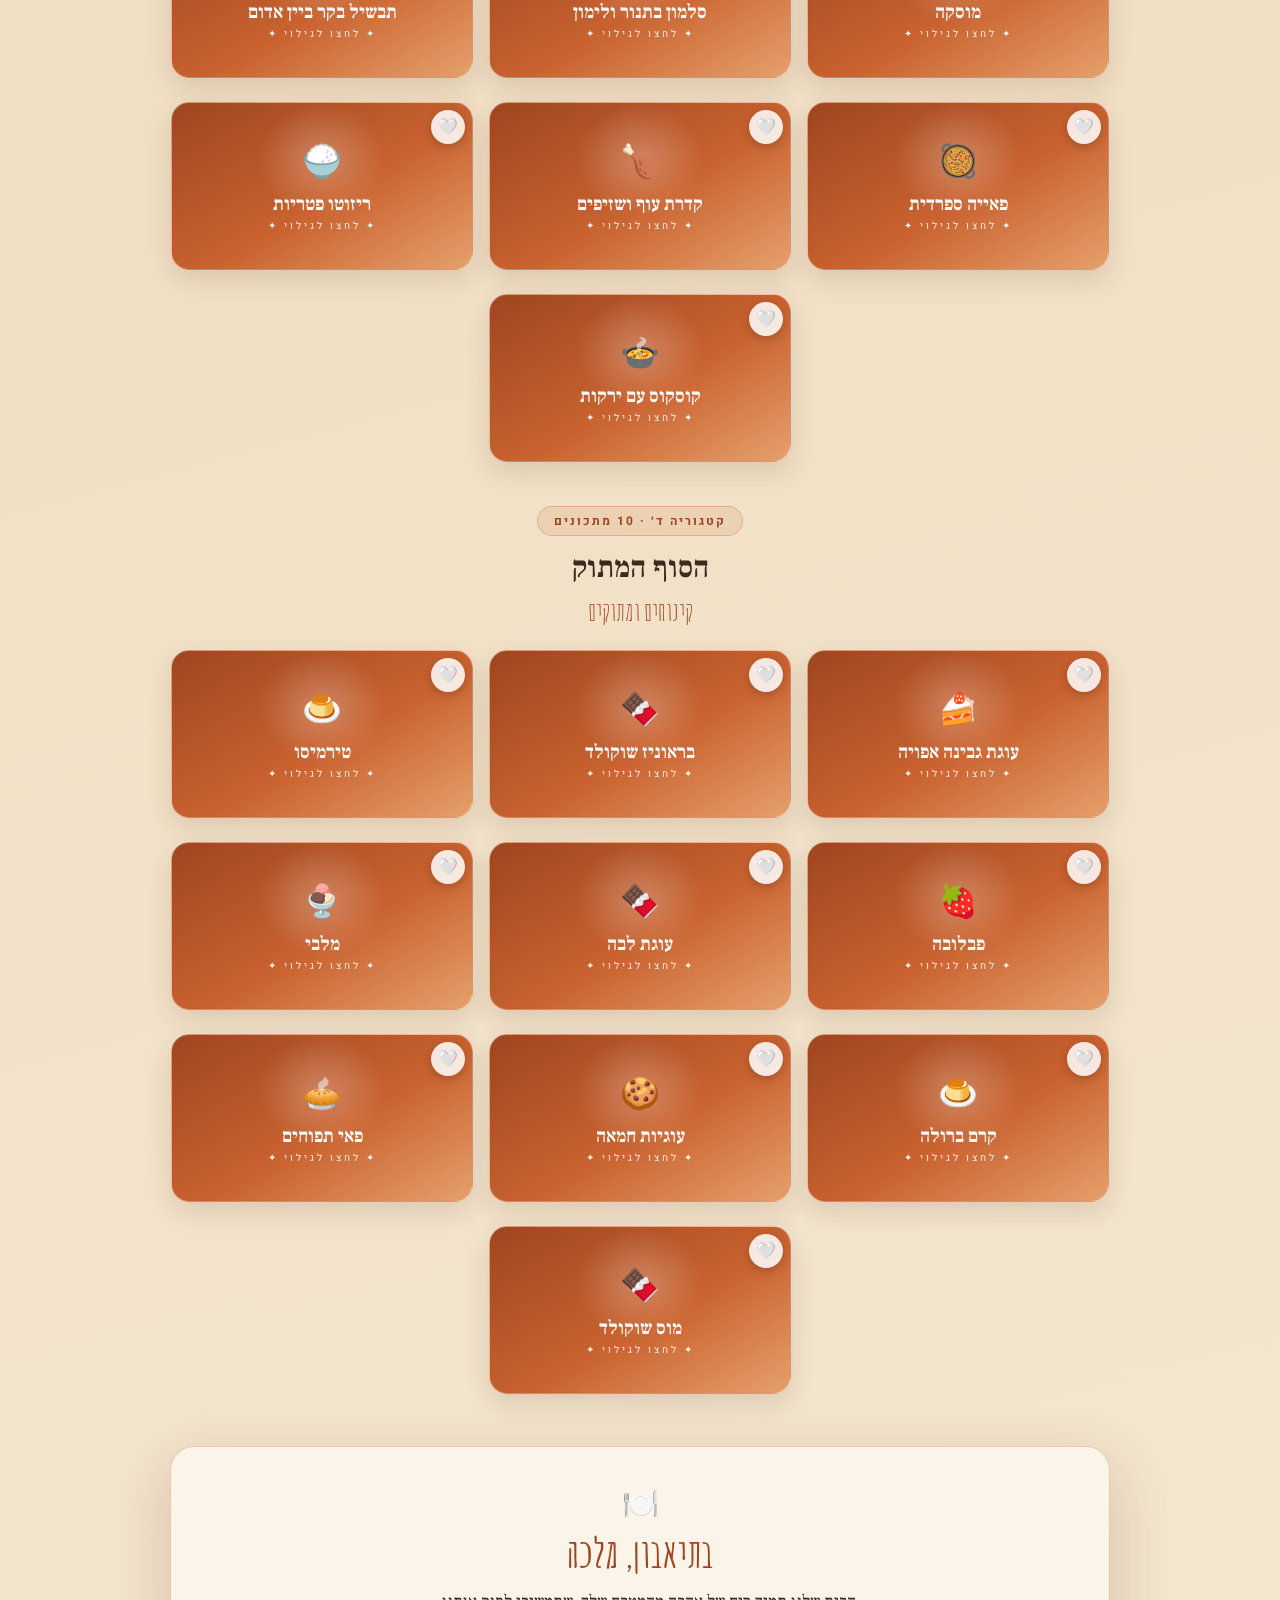
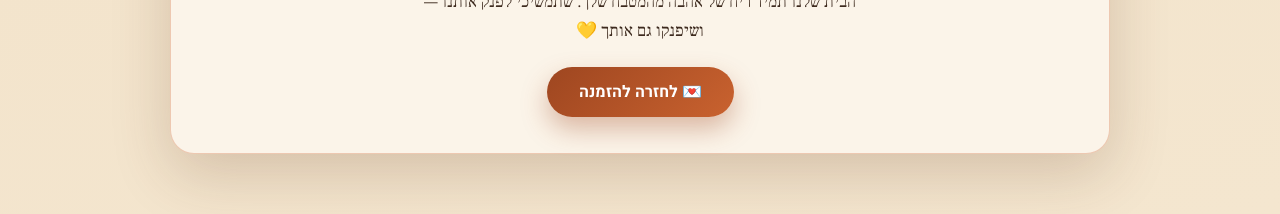
<file: recipes.html>
<!DOCTYPE html>
<html lang="he" dir="rtl">
<head>
  <meta charset="UTF-8" />
  <meta name="viewport" content="width=device-width, initial-scale=1.0" />
  <title>40 מתכונים · המטבח של מוריה</title>
  <meta name="description" content="40 מתכונים אהובים בארבע קטגוריות — מתנה למוריה, מנקודת אור לממלכה" />
  <link rel="icon" href="data:image/svg+xml,%3Csvg xmlns='http://www.w3.org/2000/svg' viewBox='0 0 100 100'%3E%3Ctext y='.9em' font-size='90'%3E👑%3C/text%3E%3C/svg%3E" />
  <meta property="og:type" content="website" />
  <meta property="og:title" content="40 מתכונים מהמטבח 🍲" />
  <meta property="og:description" content="מתוך אתר החגיגה של מוריה — מנקודת אור לממלכה 💛" />
  <meta property="og:image" content="https://davidhaiintel.github.io/David-Hai-Cohen/%D7%9E%D7%95%D7%A8%D7%99%D7%94.jpg" />
  <meta property="og:url" content="https://davidhaiintel.github.io/David-Hai-Cohen/recipes.html" />
  <link rel="preconnect" href="https://fonts.googleapis.com" />
  <link rel="preconnect" href="https://fonts.gstatic.com" crossorigin />
  <link href="https://fonts.googleapis.com/css2?family=Frank+Ruhl+Libre:wght@400;500;700;900&family=Heebo:wght@300;400;500;700&family=Amatic+SC:wght@700&display=swap" rel="stylesheet" />
  <style>
    :root {
      --terra: #c9622f; --terra-deep: #9e4620; --terra-soft: #e6a06b;
      --olive: #7c7a3a; --cream: #fbf4e9; --ink: #3d2a1e; --ink-soft: #6f5744;
      --shadow: 0 20px 60px rgba(90, 45, 20, 0.2);
    }
    * { margin: 0; padding: 0; box-sizing: border-box; }
    html { scroll-behavior: smooth; }
    body {
      font-family: "Heebo", sans-serif; color: var(--ink);
      background: radial-gradient(1100px 560px at 50% -10%, #fff3e2 0%, transparent 60%),
        linear-gradient(165deg, #f6e8d3 0%, #efdcc0 45%, #f4e6cf 100%);
      min-height: 100vh; padding: 28px 16px 60px; overflow-x: hidden;
    }
    .spice { position: fixed; inset: 0; pointer-events: none; overflow: hidden; z-index: 0; }
    .spice span { position: absolute; opacity: 0; animation: rise 11s linear infinite; font-size: 14px; }
    @keyframes rise { 0%{transform:translateY(20px);opacity:0} 15%{opacity:.85} 85%{opacity:.85} 100%{transform:translateY(-92vh);opacity:0} }

    .wrap { position: relative; z-index: 1; width: min(940px, 100%); margin: 0 auto; }
    .hero { background: var(--cream); border: 1px solid rgba(201,98,47,.3); border-radius: 28px; box-shadow: var(--shadow); overflow: hidden; animation: r 1s cubic-bezier(.2,.8,.2,1) both; }
    @keyframes r { from{opacity:0;transform:translateY(30px)} to{opacity:1;transform:translateY(0)} }
    .hero-band { background: linear-gradient(135deg, var(--terra-deep), var(--terra) 50%, var(--terra-soft)); color: #fff; text-align: center; padding: 40px 24px 66px; }
    .hero-band .eyebrow { font-family: "Frank Ruhl Libre", serif; letter-spacing: 5px; font-size: 13px; opacity: .95; margin-bottom: 10px; }
    .hero-band .big { font-family: "Amatic SC", cursive; font-size: clamp(52px,12vw,86px); line-height: 1.05; padding-bottom: 6px; text-shadow: 0 2px 12px rgba(0,0,0,.18); }
    .hero-band .big b { display: block; font-size: 1.05em; }
    .portrait { position: relative; z-index: 2; width: 132px; height: 132px; margin: -48px auto 0; }
    .portrait-ring { width:100%; height:100%; border-radius:50%; overflow:hidden; border:5px solid var(--cream); box-shadow:0 12px 30px rgba(90,45,20,.3); }
    .portrait-ring img { width:100%; height:100%; object-fit:cover; object-position:40% 20%; }
    .hero-body { text-align: center; padding: 22px 26px 30px; }
    .hero-body .pan { font-size: 34px; }
    .hero-body h1 { font-family: "Frank Ruhl Libre", serif; font-weight: 900; font-size: clamp(23px,5vw,32px); color: var(--terra-deep); margin: 8px 0 12px; }
    .hero-body p { font-family: "Frank Ruhl Libre", serif; font-size: 17px; line-height: 1.7; color: var(--ink); max-width: 52ch; margin: 0 auto; }
    .hero-body .note { margin-top: 14px; font-size: 14px; color: var(--ink-soft); }
    .divider { display:flex; align-items:center; justify-content:center; gap:12px; margin: 22px auto 4px; color: var(--terra); }
    .divider::before,.divider::after { content:""; height:1px; width:80px; background: linear-gradient(to left, transparent, var(--terra)); }

    .group { margin-top: 44px; }
    .group-head { text-align: center; margin-bottom: 22px; }
    .group-head .g-kicker { display:inline-block; font-size:12px; font-weight:700; letter-spacing:2px; color: var(--terra-deep);
      background: rgba(201,98,47,.12); border:1px solid rgba(201,98,47,.3); padding:5px 16px; border-radius:999px; }
    .group-head h2 { font-family: "Frank Ruhl Libre", serif; font-weight:700; font-size: clamp(22px,5vw,30px); color: var(--ink); margin-top: 12px; }
    .group-head .g-range { display:inline-block; margin-top: 8px; font-family: "Amatic SC", cursive; font-size: 26px; color: var(--terra-deep); }

    .grid { display: flex; flex-wrap: wrap; justify-content: center; gap: 24px 16px; }
    .dish {
      flex: 0 1 calc((100% - 34px) / 3); max-width: calc((100% - 34px) / 3);
      position: relative; height: 168px; border-radius: 18px; cursor: pointer; overflow: hidden;
      opacity: 0; transform: translateY(16px); transition: opacity .5s ease, transform .5s ease;
      box-shadow: 0 10px 26px rgba(90,45,20,.14);
    }
    .dish.show { opacity: 1; transform: translateY(0); }
    /* revealed content underneath */
    .dish .content {
      position: absolute; inset: 0; padding: 18px; display: flex; flex-direction: column; justify-content: center; text-align: right;
      background: linear-gradient(160deg, #fff, #fdf1de); border: 1px solid rgba(201,98,47,.35); border-radius: 18px;
    }
    .dish .content .num { position:absolute; top:12px; inset-inline-end:14px; font-family:"Frank Ruhl Libre",serif; font-weight:900; font-size:13px; color: var(--terra); opacity:.65; }
    .dish .content .emoji { font-size: 26px; }
    .dish .content h3 { font-family:"Frank Ruhl Libre",serif; font-weight:700; font-size:18px; color: var(--terra-deep); margin: 5px 0 6px; }
    .dish .content p { font-size:13.5px; line-height:1.5; color: var(--ink-soft); }
    .dish .content .go { margin-top:8px; align-self:flex-start; font-size:12px; font-weight:700; color:#fff; text-decoration:none;
      background: linear-gradient(135deg, var(--terra-deep), var(--terra)); padding:5px 12px; border-radius:999px; }
    /* the cover (cloche) that lifts away */
    .dish .cover {
      position: absolute; inset: 0; display: flex; flex-direction: column; align-items: center; justify-content: center; text-align: center;
      background: radial-gradient(90px 80px at 50% 34%, rgba(255,255,255,.25), transparent 70%),
        linear-gradient(150deg, var(--terra-deep), var(--terra) 55%, var(--terra-soft));
      color: #fff; border: 1px solid rgba(255,255,255,.35); border-radius: 18px;
      transition: transform .55s cubic-bezier(.4,0,.2,1), opacity .55s ease; transform-origin: top center; z-index: 2;
    }
    .dish.open .cover { transform: translateY(-100%) scale(1.04); opacity: 0; }
    .dish .cover .dome { font-size: 32px; }
    .dish .cover .cname { margin-top: 8px; font-family: "Frank Ruhl Libre", serif; font-weight: 700; font-size: 19px; line-height: 1.25; padding: 0 12px; }
    .dish .cover .cnum { margin-top: 8px; font-family:"Amatic SC",cursive; font-size: 26px; }
    .dish .cover .csub { font-size: 10px; letter-spacing: 3px; opacity: .9; margin-top: 2px; }

    .closing { margin-top: 52px; text-align: center; background: var(--cream); border:1px solid rgba(201,98,47,.3); border-radius: 24px; padding: 36px 26px; box-shadow: var(--shadow); }
    .closing h2 { font-family:"Amatic SC",cursive; font-size: 40px; color: var(--terra-deep); margin-bottom: 10px; }
    .closing p { font-family:"Frank Ruhl Libre",serif; font-size:17px; line-height:1.7; max-width:46ch; margin:0 auto; color: var(--ink); }
    .invite-btn { display:inline-flex; gap:8px; margin-top:22px; padding:13px 32px; border-radius:999px;
      background: linear-gradient(135deg, var(--terra-deep), var(--terra)); color:#fff; font-weight:700; text-decoration:none; box-shadow:0 12px 26px rgba(158,70,32,.35); transition: transform .2s ease; }
    .invite-btn:hover { transform: translateY(-2px); }

    @media (max-width: 680px) { .dish { flex-basis: calc((100% - 16px)/2); max-width: calc((100% - 16px)/2); } }
    @media (max-width: 460px) { .dish { flex-basis: 100%; max-width: 100%; } }

    /* חלון מתכון */
    .modal-back { position: fixed; inset: 0; background: rgba(60,30,15,.55); display: none; align-items: center; justify-content: center; z-index: 60; padding: 20px; }
    .modal-back.open { display: flex; }
    .modal { background: var(--cream); border-radius: 22px; width: min(460px, 100%); max-height: 86vh; overflow: auto; box-shadow: var(--shadow); border: 1px solid rgba(201,98,47,.35); animation: r .35s ease both; }
    .modal-head { background: linear-gradient(135deg, var(--terra-deep), var(--terra)); color: #fff; padding: 22px 20px; text-align: center; position: relative; }
    .modal-head .m-emoji { font-size: 34px; }
    .modal-head h3 { font-family: "Frank Ruhl Libre", serif; font-size: 24px; margin-top: 6px; }
    .modal-close { position: absolute; top: 12px; inset-inline-start: 14px; width: 34px; height: 34px; border: none; border-radius: 50%; background: rgba(255,255,255,.22); color: #fff; font-size: 16px; cursor: pointer; }
    .modal-body { padding: 20px 24px 26px; text-align: right; }
    .modal-body h4 { font-family: "Frank Ruhl Libre", serif; color: var(--terra-deep); font-size: 16px; margin: 12px 0 6px; }
    .modal-body ul, .modal-body ol { padding-inline-start: 20px; }
    .modal-body li { font-size: 14.5px; line-height: 1.6; color: var(--ink); margin-bottom: 5px; }
  </style>
</head>
<body>
  <div class="spice" id="spice" aria-hidden="true"></div>
  <div class="wrap">
    <header class="hero">
      <div class="hero-band">
        <p class="eyebrow">מנקודת אור לממלכה</p>
        <div class="big">40 מתכונים<b>אהובים</b></div>
      </div>
      <div class="portrait"><div class="portrait-ring"><img src="%D7%9E%D7%95%D7%A8%D7%99%D7%94.jpg" alt="מוריה" /></div></div>
      <div class="hero-body">
        <div class="pan">🍲</div>
        <h1>המטבח של מוריה</h1>
        <p>40 מתכונים נבחרים בארבע קטגוריות — מארוחות בוקר ומאפים, דרך מרקים וסלטים, מנות עיקריות ועד קינוחים מתוקים. הרימו את המכסה וגלו מה מתבשל 🍽️</p>
        <p class="note">כל מנה נחשפת בלחיצה · כפתור "למתכון" מוביל לחיפוש מתכונים</p>
        <div class="divider"><span>✦</span></div>
      </div>
    </header>

    <main id="root"></main>

    <section class="closing">
      <div style="font-size:30px">🍽️</div>
      <h2>בתיאבון, מלכה</h2>
      <p>הבית שלנו תמיד ריח של אהבה מהמטבח שלך. שתמשיכי לפנק אותנו — ושיפנקו גם אותך 💛</p>
      <a class="invite-btn" href="invitation.html">💌 לחזרה להזמנה</a>
    </section>
  </div>

  <div class="modal-back" id="modal-back" aria-hidden="true">
    <div class="modal" role="dialog" aria-modal="true">
      <div class="modal-head">
        <button class="modal-close" id="modal-close" aria-label="סגירה">✕</button>
        <div class="m-emoji" id="m-emoji"></div>
        <h3 id="m-title"></h3>
      </div>
      <div class="modal-body" id="m-body"></div>
    </div>
  </div>

  <script>
    const GROUPS = [
      { kicker: "קטגוריה א׳", range: "בקרים ומאפים", title: "לפתוח את היום",
        items: [
          { e:"🍳", t:"שקשוקה", d:"ביצים ברוטב עגבניות פיקנטי — קלאסיקה ישראלית." },
          { e:"🍞", t:"חלה קלועה מתוקה", d:"בצק אוורירי לשבת, קלוע ומבריק." },
          { e:"🥞", t:"פנקייק אמריקאי", d:"רך, גבוה ותפוח — עם מייפל ופירות." },
          { e:"🥐", t:"קרואסון חמאה", d:"בצק עלים פריך וחמאתי לבוקר מפנק." },
          { e:"🫓", t:"ג׳חנון תימני", d:"נאפה לילה שלם — עם ביצה ורסק." },
          { e:"🥯", t:"בורקס גבינה", d:"בצק פילו פריך במילוי גבינה מלוחה." },
          { e:"🥣", t:"גרנולה ביתית", d:"שיבולת שועל, אגוזים ודבש — קלוי וזהוב." },
          { e:"🧁", t:"מאפין אוכמניות", d:"רך ולחלוחי עם פיצוצי אוכמניות." },
          { e:"🍳", t:"אומלט ירקות", d:"קל, מהיר ומלא בירק טרי." },
          { e:"🥔", t:"לביבות תפוחי אדמה", d:"פריכות מבחוץ, רכות מבפנים." },
        ] },
      { kicker: "קטגוריה ב׳", range: "מרקים וסלטים", title: "טרי וחם",
        items: [
          { e:"🍲", t:"מרק עוף עם קניידלך", d:"מרק הזהב של סבתא — מנחם בכל טמפרטורה." },
          { e:"🥣", t:"מרק עדשים כתום", d:"קטיפתי, מתובל וממלא." },
          { e:"🥗", t:"סלט יווני", d:"עגבניה, מלפפון, זיתים ופטה." },
          { e:"🍜", t:"מרק כרובית קטיפתי", d:"קרמי ועדין, עם שמן זית וקרוטונים." },
          { e:"🌿", t:"טאבולה", d:"פטרוזיליה, בורגול, נענע ולימון." },
          { e:"🥬", t:"סלט קיסר", d:"חסה פריכה, רוטב קרמי וקרוטונים." },
          { e:"🧅", t:"מרק בצל צרפתי", d:"בצל מקורמל, יין וגבינה גרטן." },
          { e:"🍆", t:"סלט חצילים קלויים", d:"חציל שרוף, טחינה ורימונים." },
          { e:"🍲", t:"מינסטרונה", d:"מרק ירקות איטלקי עשיר עם פסטה." },
          { e:"🥗", t:"קינואה וסלק", d:"סלט צבעוני, בריא וממכר." },
        ] },
      { kicker: "קטגוריה ג׳", range: "מנות עיקריות", title: "לב הארוחה",
        items: [
          { e:"🍝", t:"פסטה עגבניות ובזיליקום", d:"רוטב פשוט וטרי — טעם של איטליה." },
          { e:"🍗", t:"שניצל פריך", d:"פירורי לחם זהובים — אהוב על כולם." },
          { e:"🍚", t:"אורז פרסי", d:"אורז מאודה עם קרום זהוב (תהדיג)." },
          { e:"🍆", t:"מוסקה", d:"שכבות חציל, בשר ובשמל אפוי." },
          { e:"🐟", t:"סלמון בתנור ולימון", d:"עסיסי, בריא ומהיר להכנה." },
          { e:"🥘", t:"תבשיל בקר ביין אדום", d:"בישול איטי שנמס בפה." },
          { e:"🥘", t:"פאייה ספרדית", d:"אורז, זעפרן ופירות ים." },
          { e:"🍗", t:"קדרת עוף ושזיפים", d:"מתוק-מלוח, מרוקאי וחגיגי." },
          { e:"🍚", t:"ריזוטו פטריות", d:"קרמי, עשיר ומנחם." },
          { e:"🍲", t:"קוסקוס עם ירקות", d:"פנינים רכות עם מרק ירקות מתובל." },
        ] },
      { kicker: "קטגוריה ד׳", range: "קינוחים ומתוקים", title: "הסוף המתוק",
        items: [
          { e:"🍰", t:"עוגת גבינה אפויה", d:"קרמית, גבוהה ונימוחה." },
          { e:"🍫", t:"בראוניז שוקולד", d:"פאדג׳י, אינטנסיבי ומכור." },
          { e:"🍮", t:"טירמיסו", d:"מסקרפונה, קפה וקקאו — איטלקי קלאסי." },
          { e:"🍓", t:"פבלובה", d:"מרנג פריך, קצפת ופירות יער." },
          { e:"🍫", t:"עוגת לבה", d:"לב שוקולד נוזלי שנשפך." },
          { e:"🍨", t:"מלבי", d:"קינוח חלבי עדין במי ורדים וסירופ." },
          { e:"🍮", t:"קרם ברולה", d:"קרם וניל עם קרום קרמל שבור." },
          { e:"🍪", t:"עוגיות חמאה", d:"נמסות בפה — עם קפה מושלם." },
          { e:"🥧", t:"פאי תפוחים", d:"בצק פריך, תפוחים וקינמון." },
          { e:"🍫", t:"מוס שוקולד", d:"אוורירי, עשיר ואלגנטי." },
        ] },
    ];

    // מתכון מלא לכל מנה (לפי הסדר, אינדקס = מספר המנה - 1)
    const RECIPES = [
      { ing:["6 ביצים","6 עגבניות מגוררות / רסק","בצל וגמבה","2 שיני שום","פפריקה, כמון, מלח","שמן זית"], steps:["מטגנים בצל, גמבה ושום.","מוסיפים עגבניות ותבלינים ומבשלים 10 דק׳.","שוברים ביצים לתוך הרוטב ומכסים עד שהחלבון נקרש.","מגישים עם לחם טרי."] },
      { ing:["1 ק\u2032\u2032ג קמח","2 כפות שמרים יבשים","חצי כוס סוכר","חצי כוס שמן","2 ביצים","כוס וחצי מים פושרים","כף מלח"], steps:["מקציפים שמרים, סוכר ומעט מים עד הקצפה.","מוסיפים שאר החומרים ולשים 8 דק׳.","מתפיחים שעה, קולעים ומתפיחים שוב 40 דק׳.","מברישים בביצה ואופים 25 דק׳ ב-180°."] },
      { ing:["כוס קמח","כף אבקת אפייה","כף סוכר","ביצה","כוס חלב","כף חמאה מומסת"], steps:["מערבבים יבשים בנפרד מרטובים.","מאחדים לבלילה חלקה.","מטגנים כף בלילה במחבת חמה עד בועות והופכים.","מגישים עם מייפל ופירות."] },
      { ing:["בצק עלים","חמאה רכה","ביצה להברשה"], steps:["מרדדים משולשי בצק ומורחים חמאה.","מגלגלים מהבסיס לקצה ומעצבים סהר.","מתפיחים 45 דק׳ ומברישים בביצה.","אופים 18 דק׳ ב-200° עד זהוב."] },
      { ing:["בצק (קמח, מים, מלח, סוכר)","חבילת מרגרינה/חמאה","דבש"], steps:["לשים בצק רך ומחלקים לכדורים.","מרדדים דק, מורחים שומן ומגלגלים.","מסדרים בסיר, מברישים בדבש.","אופים בחום נמוך (90°) כל הלילה."] },
      { ing:["בצק פילו","גבינה בולגרית + מוצרלה","ביצה","שומשום"], steps:["מערבבים גבינות למילוי.","ממלאים ומקפלים משולשים.","מברישים בביצה ומפזרים שומשום.","אופים 25 דק׳ ב-190°."] },
      { ing:["3 כוסות שיבולת שועל","אגוזים וזרעים","חצי כוס דבש/מייפל","רבע כוס שמן קוקוס","קינמון"], steps:["מערבבים הכל בקערה.","מפזרים על תבנית בשכבה דקה.","אופים 25 דק׳ ב-160° תוך ערבוב.","מקררים ומוסיפים פירות יבשים."] },
      { ing:["כוס וחצי קמח","חצי כוס סוכר","כף אבקת אפייה","ביצה, חצי כוס שמן, חצי כוס חלב","אוכמניות"], steps:["מערבבים יבשים ורטובים בנפרד ומאחדים.","מקפלים אוכמניות בעדינות.","ממלאים תבניות מאפינס.","אופים 20 דק׳ ב-180°."] },
      { ing:["3 ביצים","ירקות קצוצים (בצל, פלפל, תרד)","מלח ופלפל","שמן"], steps:["מטגנים ירקות קלות.","טורפים ביצים עם מלח ויוצקים.","מבשלים על אש נמוכה ומקפלים.","מגישים חם."] },
      { ing:["4 תפוחי אדמה מגוררים","בצל","ביצה","2 כפות קמח","מלח ופלפל","שמן לטיגון"], steps:["סוחטים נוזלים מהתפו\u2032\u2032א המגורר.","מערבבים עם בצל, ביצה, קמח ותבלין.","מטגנים כפות בשמן חם עד זהוב.","מסננים על נייר סופג."] },
      { ing:["עוף שלם / חלקים","גזר, סלרי, בצל","קניידלך (קמח מצה, ביצים, שמן)","מלח, פלפל, כורכום"], steps:["מבשלים עוף וירקות בסיר מים כשעה וחצי.","מכינים בלילת קניידלך ומקררים.","יוצרים כדורים ומבשלים במרק 30 דק׳.","מגישים חם עם ירק."] },
      { ing:["כוס וחצי עדשים כתומות","גזר ובצל","2 שיני שום","כמון וכורכום","מרק ירקות"], steps:["מטגנים בצל, שום וגזר.","מוסיפים עדשים, תבלינים ומרק.","מבשלים 25 דק׳ עד ריכוך.","טוחנים למרקם קטיפתי ומגישים עם לימון."] },
      { ing:["עגבניות ומלפפונים","בצל סגול","זיתי קלמטה","גבינת פטה","שמן זית ואורגנו"], steps:["חותכים ירקות לקוביות גסות.","מוסיפים זיתים ובצל.","מניחים פטה מעל.","מתבלים בשמן זית, אורגנו ומלח."] },
      { ing:["כרובית","בצל ותפוח אדמה","שום","שמנת מתוקה","מרק ירקות"], steps:["מטגנים בצל ושום.","מוסיפים כרובית, תפו\u2032\u2032א ומרק ומבשלים.","טוחנים חלק ומוסיפים שמנת.","מגישים עם שמן זית וקרוטונים."] },
      { ing:["כוס בורגול דק","המון פטרוזיליה ונענע","עגבניה","לימון ושמן זית","מלח"], steps:["משרים בורגול במים חמים 15 דק׳.","קוצצים עשבים ועגבניה דק.","מערבבים עם בורגול סחוט.","מתבלים בלימון, שמן זית ומלח."] },
      { ing:["חסה רומאית","קרוטונים","פרמזן","רוטב קיסר (מיונז, שום, חרדל, לימון, אנשובי)"], steps:["מכינים רוטב חלק.","קורעים חסה לקערה.","מערבבים עם הרוטב.","מפזרים קרוטונים ופרמזן."] },
      { ing:["6 בצלים פרוסים דק","חמאה","יין לבן","מרק בקר","בגט וגבינת גרוייר"], steps:["מקרמלים בצל בחמאה 30 דק׳.","מוסיפים יין ומרק ומבשלים 20 דק׳.","יוצקים לקערות, מניחים לחם וגבינה.","מגרטנים בתנור עד הזהבה."] },
      { ing:["2 חצילים","טחינה גולמית","לימון ושום","רימונים ופטרוזיליה","שמן זית"], steps:["שורפים חצילים על להבה עד ריכוך.","מקלפים ומועכים את הבשר.","מכינים טחינה עם לימון ושום.","מזלפים טחינה ומפזרים רימונים."] },
      { ing:["שעועית לבנה","גזר, סלרי, קישוא, עגבניה","פסטה קטנה","מרק ירקות","בזיליקום"], steps:["מטגנים ירקות שורש.","מוסיפים עגבניות, שעועית ומרק.","מבשלים 20 דק׳ ומוסיפים פסטה.","מתבלים ומגישים עם פרמזן."] },
      { ing:["כוס קינואה","סלק צלוי","גבינת עזים","אגוזי מלך","ויניגרט לימון"], steps:["מבשלים קינואה ומצננים.","חותכים סלק לקוביות.","מערבבים עם אגוזים וגבינה.","מתבלים בוויניגרט לימוני."] },
      { ing:["500 גר\u2032\u2032 פסטה","4 עגבניות/רסק","שום ובזיליקום","שמן זית","מלח וסוכר"], steps:["מבשלים פסטה אל דנטה.","מטגנים שום ומוסיפים עגבניות.","מבשלים רוטב 15 דק׳ עם בזיליקום.","מערבבים עם הפסטה ושמן זית."] },
      { ing:["חזה עוף פרוס","קמח, ביצה, פירורי לחם","מלח, פלפל, פפריקה","שמן לטיגון"], steps:["מתבלים ומקמחים את העוף.","טובלים בביצה ובפירורים.","מטגנים בשמן חם עד זהוב.","מסננים ומגישים עם לימון."] },
      { ing:["2 כוסות אורז בסמטי","שמן וחמאה","זעפרן","מלח"], steps:["משרים אורז וחולטים 6 דק׳.","מסננים ומחזירים לסיר עם שמן.","מבשלים על אש נמוכה 40 דק׳ ליצירת תהדיג.","הופכים ומגישים עם קרום זהוב."] },
      { ing:["חצילים","בשר טחון","עגבניות ובצל","רוטב בשמל","גבינה מגוררת"], steps:["מטגנים פרוסות חציל.","מכינים רוטב בשר עגבניות.","משכבים חציל, בשר ובשמל.","אופים 40 דק׳ ב-180°."] },
      { ing:["פילה סלמון","לימון","שום ושמן זית","שמיר, מלח ופלפל"], steps:["מניחים סלמון בתבנית.","מזלפים שמן, לימון ושום.","מתבלים בשמיר ומלח.","אופים 15 דק׳ ב-200°."] },
      { ing:["1 ק\u2032\u2032ג בשר בקר לבישול","בצל וגזר","2 כוסות יין אדום","מרק בקר","עשבי תיבול"], steps:["צורבים קוביות בשר.","מטגנים ירקות ומחזירים בשר.","מוסיפים יין ומרק ומבשלים 3 שעות.","מגישים כשהבשר נמס."] },
      { ing:["אורז","זעפרן","פירות ים ועוף","פלפלים ואפונה","מרק"], steps:["מטגנים עוף ופלפלים במחבת רחבה.","מוסיפים אורז וזעפרן.","יוצקים מרק ומבשלים בלי לערבב.","מוסיפים פירות ים לדקות האחרונות."] },
      { ing:["עוף בחלקים","בצל","שזיפים מיובשים","דבש וקינמון","מים"], steps:["צורבים עוף ומטגנים בצל.","מוסיפים מים, קינמון ומבשלים 40 דק׳.","מוסיפים שזיפים ודבש.","מצמצמים לרוטב סמיך ומבריק."] },
      { ing:["אורז ארבוריו","פטריות","בצל ושום","יין לבן","מרק ופרמזן"], steps:["מטגנים בצל ופטריות.","מוסיפים אורז ויין.","מוסיפים מרק חם בהדרגה תוך ערבוב.","מסיימים בחמאה ופרמזן."] },
      { ing:["קוסקוס","ירקות (גזר, קישוא, דלעת, חומוס)","בצל ותבלינים","מרק ירקות"], steps:["מכינים קוסקוס לפי ההוראות.","מבשלים ירקות במרק מתובל.","מאדים את הקוסקוס מעל המרק.","מגישים קוסקוס עם הירקות והמרק."] },
      { ing:["750 גר\u2032\u2032 גבינת שמנת/לבנה","4 ביצים","כוס סוכר","שמנת חמוצה","וניל ולימון"], steps:["מערבבים גבינה, סוכר וביצים.","מוסיפים שמנת, וניל ולימון.","יוצקים על בסיס פירורים.","אופים 45 דק׳ ב-160° ומצננים."] },
      { ing:["200 גר\u2032\u2032 שוקולד","200 גר\u2032\u2032 חמאה","כוס סוכר","3 ביצים","3/4 כוס קמח"], steps:["ממיסים שוקולד וחמאה.","מוסיפים סוכר וביצים.","מקפלים קמח.","אופים 22 דק׳ ב-180° (מרכז רך)."] },
      { ing:["מסקרפונה","ביצים וסוכר","אצבעות ביסקוויט","קפה אספרסו","קקאו"], steps:["מקציפים חלמונים, סוכר ומסקרפונה.","מקפלים חלבונים מוקצפים.","טובלים ביסקוויטים בקפה ומשכבים.","מקררים 4 שעות ומפזרים קקאו."] },
      { ing:["4 חלבונים","כוס סוכר","כף קורנפלור","חומץ","קצפת ופירות יער"], steps:["מקציפים חלבונים וסוכר למרנג יציב.","מוסיפים קורנפלור וחומץ.","אופים 70 דק׳ ב-120° ומצננים.","מקשטים בקצפת ופירות."] },
      { ing:["120 גר\u2032\u2032 שוקולד","120 גר\u2032\u2032 חמאה","2 ביצים + 2 חלמונים","חצי כוס סוכר","רבע כוס קמח"], steps:["ממיסים שוקולד וחמאה.","מקציפים ביצים וסוכר ומאחדים.","מקפלים קמח ויוצקים לתבניות.","אופים 10 דק׳ ב-200° — הלב נשאר נוזלי."] },
      { ing:["ליטר חלב","חצי כוס קורנפלור","סוכר","מי ורדים","סירופ ופיסטוק"], steps:["מערבבים חלב, קורנפלור וסוכר.","מבשלים תוך ערבוב עד סמיכות.","מוסיפים מי ורדים ויוצקים לכוסות.","מקררים ומגישים עם סירופ ופיסטוק."] },
      { ing:["4 חלמונים","חצי כוס סוכר","2 כוסות שמנת מתוקה","וניל","סוכר לקרמל"], steps:["מחממים שמנת עם וניל.","מקציפים חלמונים וסוכר ומאחדים.","אופים בבן מארי 40 דק׳ ב-150°.","מפזרים סוכר ושורפים לקרום."] },
      { ing:["200 גר\u2032\u2032 חמאה","2/3 כוס אבקת סוכר","2 כוסות קמח","וניל","קורט מלח"], steps:["מקציפים חמאה ואבקת סוכר.","מוסיפים קמח ווניל ללישה קלה.","מעצבים עוגיות על תבנית.","אופים 12 דק׳ ב-170°."] },
      { ing:["בצק פריך","6 תפוחים","סוכר וקינמון","חמאה","מעט קמח"], steps:["מרדדים בצק בתבנית.","מערבבים תפוחים פרוסים עם סוכר וקינמון.","ממלאים ומכסים ברצועות בצק.","אופים 45 דק׳ ב-180°."] },
      { ing:["200 גר\u2032\u2032 שוקולד מריר","3 ביצים","3 כפות סוכר","250 מ\u2032\u2032ל שמנת מתוקה"], steps:["ממיסים שוקולד ומצננים מעט.","מקציפים חלמונים וסוכר, מוסיפים לשוקולד.","מקפלים שמנת מוקצפת וחלבונים.","מקררים 3 שעות ומגישים."] },
    ];

    // זמן הכנה משוער / מס׳ מנות / רמת קושי (אינדקס = מספר המנה - 1)
    const META = [
      { time:"20 דק׳", serves:"4", level:"קל" },
      { time:"3 שעות (כולל תפיחה)", serves:"2 חלות", level:"בינוני" },
      { time:"20 דק׳", serves:"4", level:"קל" },
      { time:"שעה", serves:"8", level:"בינוני" },
      { time:"אפייה איטית (לילה)", serves:"~30 יח׳", level:"בינוני" },
      { time:"שעה", serves:"12", level:"קל" },
      { time:"40 דק׳", serves:"8 מנות", level:"קל" },
      { time:"35 דק׳", serves:"12", level:"קל" },
      { time:"15 דק׳", serves:"2", level:"קל" },
      { time:"40 דק׳", serves:"4", level:"בינוני" },
      { time:"שעתיים", serves:"6", level:"בינוני" },
      { time:"40 דק׳", serves:"6", level:"קל" },
      { time:"15 דק׳", serves:"4", level:"קל" },
      { time:"40 דק׳", serves:"6", level:"קל" },
      { time:"30 דק׳", serves:"6", level:"קל" },
      { time:"20 דק׳", serves:"4", level:"קל" },
      { time:"שעה", serves:"4", level:"בינוני" },
      { time:"45 דק׳", serves:"6", level:"בינוני" },
      { time:"45 דק׳", serves:"6", level:"קל" },
      { time:"40 דק׳", serves:"4", level:"קל" },
      { time:"30 דק׳", serves:"4", level:"קל" },
      { time:"30 דק׳", serves:"4", level:"קל" },
      { time:"שעה", serves:"6", level:"בינוני" },
      { time:"שעה וחצי", serves:"6", level:"מאתגר" },
      { time:"25 דק׳", serves:"4", level:"קל" },
      { time:"3.5 שעות", serves:"6", level:"בינוני" },
      { time:"שעה", serves:"6", level:"מאתגר" },
      { time:"שעה וחצי", serves:"6", level:"בינוני" },
      { time:"40 דק׳", serves:"4", level:"בינוני" },
      { time:"שעה", serves:"6", level:"בינוני" },
      { time:"שעה וחצי", serves:"12", level:"בינוני" },
      { time:"40 דק׳", serves:"16", level:"קל" },
      { time:"30 דק׳ + קירור", serves:"8", level:"בינוני" },
      { time:"שעה וחצי", serves:"8", level:"מאתגר" },
      { time:"25 דק׳", serves:"4", level:"בינוני" },
      { time:"30 דק׳ + קירור", serves:"6", level:"קל" },
      { time:"שעה + קירור", serves:"6", level:"בינוני" },
      { time:"30 דק׳", serves:"~30 יח׳", level:"קל" },
      { time:"שעה", serves:"8", level:"בינוני" },
      { time:"20 דק׳ + קירור", serves:"6", level:"בינוני" },
    ];

    (function build() {
      const root = document.getElementById("root");
      let n = 0;
      GROUPS.forEach((g) => {
        const sec = document.createElement("section");
        sec.className = "group";
        sec.innerHTML = `<div class="group-head"><span class="g-kicker">${g.kicker} · 10 מתכונים</span><h2>${g.title}</h2><div class="g-range">${g.range}</div></div>`;
        const grid = document.createElement("div");
        grid.className = "grid";
        g.items.forEach((it) => {
          n++;
          const idx = n - 1;
          const card = document.createElement("article");
          card.className = "dish";
          card.innerHTML = `
            <div class="content">
              <div class="num">#${n}</div>
              <div class="emoji">${it.e}</div>
              <h3>${it.t}</h3>
              <p>${it.d}</p>
              <button class="go" type="button">📖 למתכון המלא</button>
            </div>
            <div class="cover">
              <div class="dome">${it.e}</div>
              <div class="cname">${it.t}</div>
              <div class="csub">✦ לחצו לגילוי ✦</div>
            </div>`;
          card.addEventListener("click", () => card.classList.toggle("open"));
          card.querySelector(".go").addEventListener("click", (ev) => { ev.stopPropagation(); openRecipe(idx, it); });
          grid.appendChild(card);
        });
        sec.appendChild(grid);
        root.appendChild(sec);
      });
      const io = new IntersectionObserver((es)=>es.forEach((e)=>{ if(e.isIntersecting){e.target.classList.add("show");io.unobserve(e.target);} }), { threshold:.12 });
      document.querySelectorAll(".dish").forEach((c)=>io.observe(c));
    })();

    // חלון מתכון מלא
    const mBack = document.getElementById("modal-back");
    function printRecipe(it, r, m) {
      const w = window.open("", "_blank");
      if (!w) return;
      const ings = r.ing.map((x) => `<li>${x}</li>`).join("");
      const steps = r.steps.map((x) => `<li>${x}</li>`).join("");
      w.document.write(`<!doctype html><html lang="he" dir="rtl"><head><meta charset="utf-8"><title>${it.t}</title>`
        + `<style>body{font-family:Arial,Helvetica,sans-serif;max-width:640px;margin:24px auto;color:#2a1a12;padding:0 18px}h1{font-size:26px;margin-bottom:4px}.meta{margin:6px 0 18px;color:#9e4620;font-weight:bold}h2{border-bottom:2px solid #c9622f;padding-bottom:4px;color:#9e4620;margin-top:20px}li{margin:5px 0;line-height:1.5}</style></head>`
        + `<body><h1>${it.e} ${it.t}</h1><div class="meta">⏱️ ${m.time} · 🍽️ ${m.serves} · 📊 ${m.level}</div>`
        + `<h2>🧂 מצרכים</h2><ul>${ings}</ul><h2>👩‍🍳 אופן הכנה</h2><ol>${steps}</ol></body></html>`);
      w.document.close(); w.focus(); w.print();
    }
    function openRecipe(idx, it) {
      const r = RECIPES[idx];
      const m = META[idx] || { time: "", serves: "", level: "" };
      document.getElementById("m-emoji").textContent = it.e;
      document.getElementById("m-title").textContent = it.t;
      const ings = r.ing.map((x) => `<li>${x}</li>`).join("");
      const steps = r.steps.map((x) => `<li>${x}</li>`).join("");
      document.getElementById("m-body").innerHTML =
        `<div class="rmeta" style="display:flex;gap:12px;flex-wrap:wrap;justify-content:center;font-weight:700;color:#9e4620;background:#fff3ea;padding:9px 12px;border-radius:12px;margin-bottom:14px"><span>⏱️ ${m.time}</span><span>🍽️ ${m.serves}</span><span>📊 ${m.level}</span></div>`
        + `<h4>🧂 מצרכים</h4><ul>${ings}</ul><h4>👩‍🍳 אופן הכנה</h4><ol>${steps}</ol>`
        + `<button id="m-print" class="go" type="button" style="margin-top:14px">🖨️ הדפסה / שמירה כ-PDF</button>`;
      document.getElementById("m-print").addEventListener("click", () => printRecipe(it, r, m));
      mBack.classList.add("open");
    }
    function closeRecipe() { mBack.classList.remove("open"); }
    document.getElementById("modal-close").addEventListener("click", closeRecipe);
    mBack.addEventListener("click", (e) => { if (e.target === mBack) closeRecipe(); });
    document.addEventListener("keydown", (e) => { if (e.key === "Escape") closeRecipe(); });

    (function () {
      const layer = document.getElementById("spice");
      const g = ["🌿","✦","•","🫑","🌶️"];
      for (let i=0;i<20;i++){ const s=document.createElement("span"); s.textContent=g[Math.floor(Math.random()*g.length)];
        s.style.left=Math.random()*100+"vw"; s.style.fontSize=10+Math.random()*16+"px";
        s.style.animationDuration=9+Math.random()*8+"s"; s.style.animationDelay=-Math.random()*12+"s"; layer.appendChild(s); }
    })();
    // סרגל: מד התקדמות + פתח/סגור הכל
    (function(){
      const cards=()=>document.querySelectorAll('.grid article'); if(!cards().length)return;
      const st=document.createElement('style');
      st.textContent='.cardbar{display:flex;gap:10px;align-items:center;justify-content:center;flex-wrap:wrap;margin:28px auto 0}.cardbar .cb-count{font-family:"Frank Ruhl Libre",serif;font-weight:700;background:rgba(255,255,255,.92);color:#3d2a1e;padding:7px 16px;border-radius:999px;box-shadow:0 6px 16px rgba(0,0,0,.12);font-size:14px}.cardbar .cb-btn{cursor:pointer;border:none;font-family:"Heebo",sans-serif;font-weight:700;font-size:14px;color:#fff;background:linear-gradient(135deg,#9e4620,#c9622f);padding:8px 18px;border-radius:999px;box-shadow:0 6px 16px rgba(0,0,0,.18)}';
      document.head.appendChild(st);
      const bar=document.createElement('div');bar.className='cardbar';bar.innerHTML='<span class="cb-count"></span><button class="cb-btn" type="button"></button>';
      const main=document.querySelector('main');main.parentNode.insertBefore(bar,main);
      const countEl=bar.querySelector('.cb-count'),btn=bar.querySelector('.cb-btn');
      const upd=()=>{const a=cards();const o=[...a].filter(c=>c.classList.contains('open')).length;countEl.textContent='גילית '+o+' מתוך '+a.length+' 💛';btn.textContent=(o>=a.length?'סגור הכל ✦':'פתח הכל ✦');};
      document.addEventListener('click',e=>{if(e.target.closest('.grid article'))setTimeout(upd,0);});
      btn.addEventListener('click',()=>{const a=[...cards()];const allOpen=a.every(c=>c.classList.contains('open'));a.forEach(c=>c.classList.toggle('open',!allOpen));upd();});
      upd();
    })();
    // מועדפים ❤️
    (function(){
      const cards=[...document.querySelectorAll('.grid article')]; if(!cards.length)return;
      const page=(location.pathname.split('/').pop()||'index').replace('.html','');
      const KEY='fav:'+page;
      const load=()=>{try{return JSON.parse(localStorage.getItem(KEY)||'[]')}catch(e){return[]}};
      let favs=load(); const save=()=>localStorage.setItem(KEY,JSON.stringify(favs));
      const st=document.createElement('style');
      st.textContent='.favbtn{position:absolute;top:8px;inset-inline-start:8px;z-index:40;width:34px;height:34px;border-radius:50%;border:none;cursor:pointer;background:rgba(255,255,255,.85);box-shadow:0 3px 10px rgba(0,0,0,.2);font-size:16px;line-height:1;text-align:center;padding:0;transition:transform .15s}.favbtn:hover{transform:scale(1.15)}.favbtn.on{background:#ff5a7a;box-shadow:0 3px 12px rgba(255,90,122,.5)}';
      document.head.appendChild(st);
      cards.forEach((c,i)=>{ if(getComputedStyle(c).position==='static')c.style.position='relative';
        const b=document.createElement('button');b.type='button';b.className='favbtn'+(favs.includes(i)?' on':'');b.textContent=favs.includes(i)?'❤️':'🤍';b.setAttribute('aria-label','שמור למועדפים');
        b.addEventListener('click',e=>{e.stopPropagation();const k=favs.indexOf(i);if(k>=0){favs.splice(k,1);b.classList.remove('on');b.textContent='🤍';}else{favs.push(i);b.classList.add('on');b.textContent='❤️';}save();});
        c.appendChild(b);});
      const bar=document.querySelector('.cardbar');
      if(bar){const fb=document.createElement('button');fb.type='button';fb.className='cb-btn';fb.style.background='linear-gradient(135deg,#ff5a7a,#ff87a0)';fb.textContent='❤️ מועדפים';let on=false;
        fb.addEventListener('click',()=>{on=!on;fb.textContent=on?'הצג הכל ✦':'❤️ מועדפים';cards.forEach((c,i)=>{c.style.display=(!on||favs.includes(i))?'':'none';});});
        bar.appendChild(fb);}
    })();
    // חיפוש מהיר
    (function(){
      const cards=[...document.querySelectorAll('.grid article')]; if(!cards.length)return;
      const bar=document.querySelector('.cardbar'); if(!bar)return;
      const wrap=document.createElement('div');wrap.style.cssText='flex-basis:100%;display:flex;justify-content:center;order:-1';
      const inp=document.createElement('input');inp.type='search';inp.placeholder='🔍 חיפוש מתכון...';inp.setAttribute('aria-label','חיפוש');
      inp.style.cssText='font-family:"Heebo",sans-serif;font-size:15px;padding:9px 16px;border-radius:999px;border:2px solid rgba(0,0,0,.12);background:rgba(255,255,255,.95);min-width:min(320px,80vw);outline:none;box-shadow:0 4px 12px rgba(0,0,0,.1)';
      wrap.appendChild(inp);bar.appendChild(wrap);
      const norm=s=>s.toLowerCase().replace(/["'.,!?־-]/g,' ');
      inp.addEventListener('input',()=>{const q=norm(inp.value.trim());cards.forEach(c=>{const t=norm(c.textContent);c.style.display=(!q||t.includes(q))?'':'none';});});
    })();
  </script>
  <a href="https://wa.me/?text=🍲%2040%20מתכונים%20מהמטבח%20💛%20https://davidhaiintel.github.io/David-Hai-Cohen/recipes.html" target="_blank" rel="noopener" aria-label="שתף בוואטסאפ" title="שתף בוואטסאפ" style="position:fixed;bottom:18px;left:18px;z-index:90;width:52px;height:52px;border-radius:50%;background:#25D366;display:flex;align-items:center;justify-content:center;box-shadow:0 8px 22px rgba(0,0,0,.28);text-decoration:none;font-size:27px">💬</a>
</body>
</html>
</file>
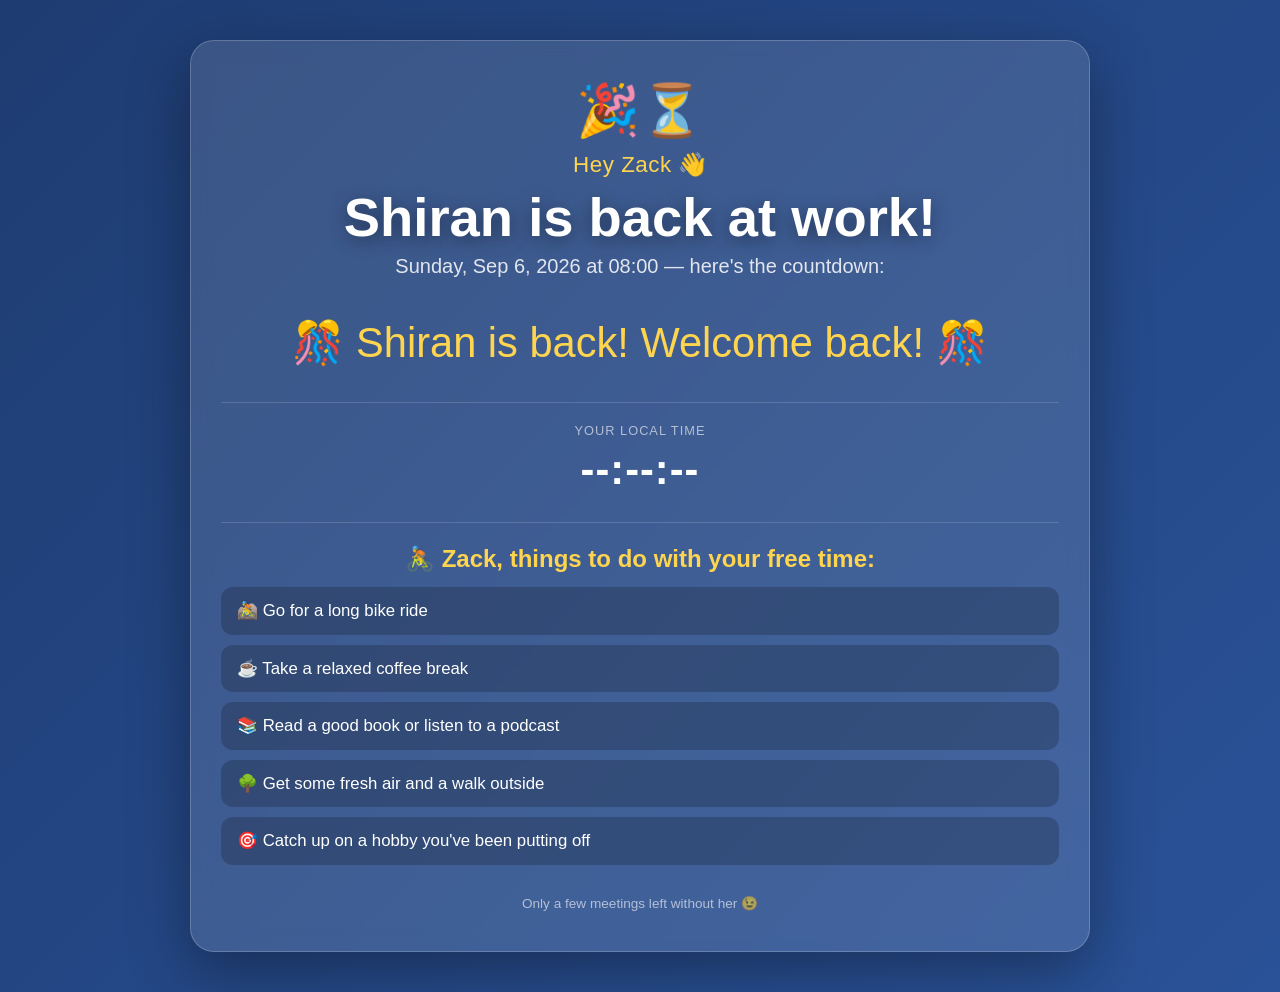
<file: shiran-countdown.html>
<!DOCTYPE html>
<html lang="en" dir="ltr">
<head>
  <meta charset="UTF-8" />
  <meta name="viewport" content="width=device-width, initial-scale=1.0" />
  <title>Countdown — Shiran is Back!</title>
  <style>
    :root {
      --bg1: #1e3c72;
      --bg2: #2a5298;
      --accent: #ffd54f;
      --card: rgba(255, 255, 255, 0.12);
    }

    * { box-sizing: border-box; margin: 0; padding: 0; }

    body {
      min-height: 100vh;
      display: flex;
      align-items: flex-start;
      justify-content: center;
      font-family: "Segoe UI", Arial, sans-serif;
      background: linear-gradient(135deg, var(--bg1), var(--bg2));
      color: #fff;
      text-align: center;
      overflow-y: auto;
      padding: 40px 20px;
    }

    .wrap {
      width: min(900px, 100%);
      background: var(--card);
      backdrop-filter: blur(10px);
      border: 1px solid rgba(255, 255, 255, 0.2);
      border-radius: 24px;
      padding: 40px 30px;
      box-shadow: 0 20px 60px rgba(0, 0, 0, 0.35);
    }

    .zack {
      font-size: clamp(1rem, 3vw, 1.4rem);
      color: var(--accent);
      margin-bottom: 8px;
      letter-spacing: 0.5px;
    }

    h1 {
      font-size: clamp(1.8rem, 6vw, 3.4rem);
      margin-bottom: 6px;
      text-shadow: 0 4px 18px rgba(0, 0, 0, 0.4);
    }

    .sub {
      font-size: clamp(0.95rem, 2.6vw, 1.25rem);
      opacity: 0.85;
      margin-bottom: 34px;
    }

    .timer {
      display: flex;
      gap: 14px;
      justify-content: center;
      flex-wrap: wrap;
    }

    .box {
      background: rgba(0, 0, 0, 0.25);
      border-radius: 16px;
      padding: 20px 14px;
      min-width: 120px;
      flex: 1 1 120px;
    }

    .num {
      font-size: clamp(2.2rem, 8vw, 4rem);
      font-weight: 700;
      font-variant-numeric: tabular-nums;
      color: var(--accent);
    }

    .label {
      font-size: clamp(0.8rem, 2.4vw, 1.05rem);
      opacity: 0.8;
      margin-top: 6px;
      text-transform: uppercase;
      letter-spacing: 1px;
    }

    .done {
      font-size: clamp(1.5rem, 5vw, 2.6rem);
      color: var(--accent);
      line-height: 1.5;
    }

    .foot {
      margin-top: 30px;
      font-size: 0.85rem;
      opacity: 0.6;
    }

    .clock {
      margin-top: 28px;
      padding-top: 20px;
      border-top: 1px solid rgba(255, 255, 255, 0.15);
    }

    .clock-time {
      font-size: clamp(1.6rem, 5vw, 2.6rem);
      font-weight: 700;
      font-variant-numeric: tabular-nums;
      letter-spacing: 1px;
    }

    .clock-date {
      font-size: clamp(0.85rem, 2.4vw, 1.05rem);
      opacity: 0.8;
      margin-top: 4px;
    }

    .clock-caption {
      font-size: 0.8rem;
      opacity: 0.6;
      text-transform: uppercase;
      letter-spacing: 1px;
      margin-bottom: 8px;
    }

    .emoji { font-size: clamp(2rem, 7vw, 3.2rem); margin-bottom: 10px; }

    .fun {
      margin-top: 28px;
      padding-top: 22px;
      border-top: 1px solid rgba(255, 255, 255, 0.15);
      text-align: right;
    }

    .fun h2 {
      font-size: clamp(1.1rem, 3.4vw, 1.5rem);
      color: var(--accent);
      margin-bottom: 14px;
      text-align: center;
    }

    .fun ul { list-style: none; display: grid; gap: 10px; }

    .fun li {
      background: rgba(0, 0, 0, 0.2);
      border-radius: 12px;
      padding: 12px 16px;
      font-size: clamp(0.9rem, 2.4vw, 1.05rem);
      line-height: 1.4;
      text-align: left;
    }
  </style>
</head>
<body>
  <div class="wrap">
    <div class="emoji">🎉⏳</div>
    <div class="zack">Hey Zack 👋</div>
    <h1>Shiran is back at work!</h1>
    <div class="sub">Sunday, Sep 6, 2026 at 08:00 — here's the countdown:</div>

    <div id="timer" class="timer">
      <div class="box"><div class="num" id="days">0</div><div class="label">Days</div></div>
      <div class="box"><div class="num" id="hours">0</div><div class="label">Hours</div></div>
      <div class="box"><div class="num" id="minutes">0</div><div class="label">Minutes</div></div>
      <div class="box"><div class="num" id="seconds">0</div><div class="label">Seconds</div></div>
    </div>

    <div id="done" class="done" style="display:none;">🎊 Shiran is back! Welcome back! 🎊</div>

    <div class="clock">
      <div class="clock-caption">Your local time</div>
      <div class="clock-time" id="clockTime">--:--:--</div>
      <div class="clock-date" id="clockDate"></div>
    </div>

    <div class="fun">
      <h2>🚴 Zack, things to do with your free time:</h2>
      <ul>
        <li>🚵 Go for a long bike ride</li>
        <li>☕ Take a relaxed coffee break</li>
        <li>📚 Read a good book or listen to a podcast</li>
        <li>🌳 Get some fresh air and a walk outside</li>
        <li>🎯 Catch up on a hobby you've been putting off</li>
      </ul>
    </div>

    <div class="foot">Only a few meetings left without her 😉</div>
  </div>

  <script>
    // September 6, 2026, 08:00 (local time)
    const target = new Date(2026, 8, 6, 8, 0, 0).getTime();

    const el = {
      days: document.getElementById("days"),
      hours: document.getElementById("hours"),
      minutes: document.getElementById("minutes"),
      seconds: document.getElementById("seconds"),
      timer: document.getElementById("timer"),
      done: document.getElementById("done"),
    };

    function pad(n) { return String(n).padStart(2, "0"); }

    function tick() {
      const diff = target - Date.now();

      if (diff <= 0) {
        el.timer.style.display = "none";
        el.done.style.display = "block";
        clearInterval(interval);
        return;
      }

      const sec = Math.floor(diff / 1000);
      el.days.textContent = Math.floor(sec / 86400);
      el.hours.textContent = pad(Math.floor((sec % 86400) / 3600));
      el.minutes.textContent = pad(Math.floor((sec % 3600) / 60));
      el.seconds.textContent = pad(sec % 60);
    }

    const clockTime = document.getElementById("clockTime");
    const clockDate = document.getElementById("clockDate");

    function updateClock() {
      const now = new Date();
      clockTime.textContent = now.toLocaleTimeString();
      clockDate.textContent = now.toLocaleDateString(undefined, {
        weekday: "long", year: "numeric", month: "long", day: "numeric",
      });
    }

    function loop() {
      tick();
      updateClock();
    }

    loop();
    const interval = setInterval(loop, 1000);
  </script>
</body>
</html>
</file>
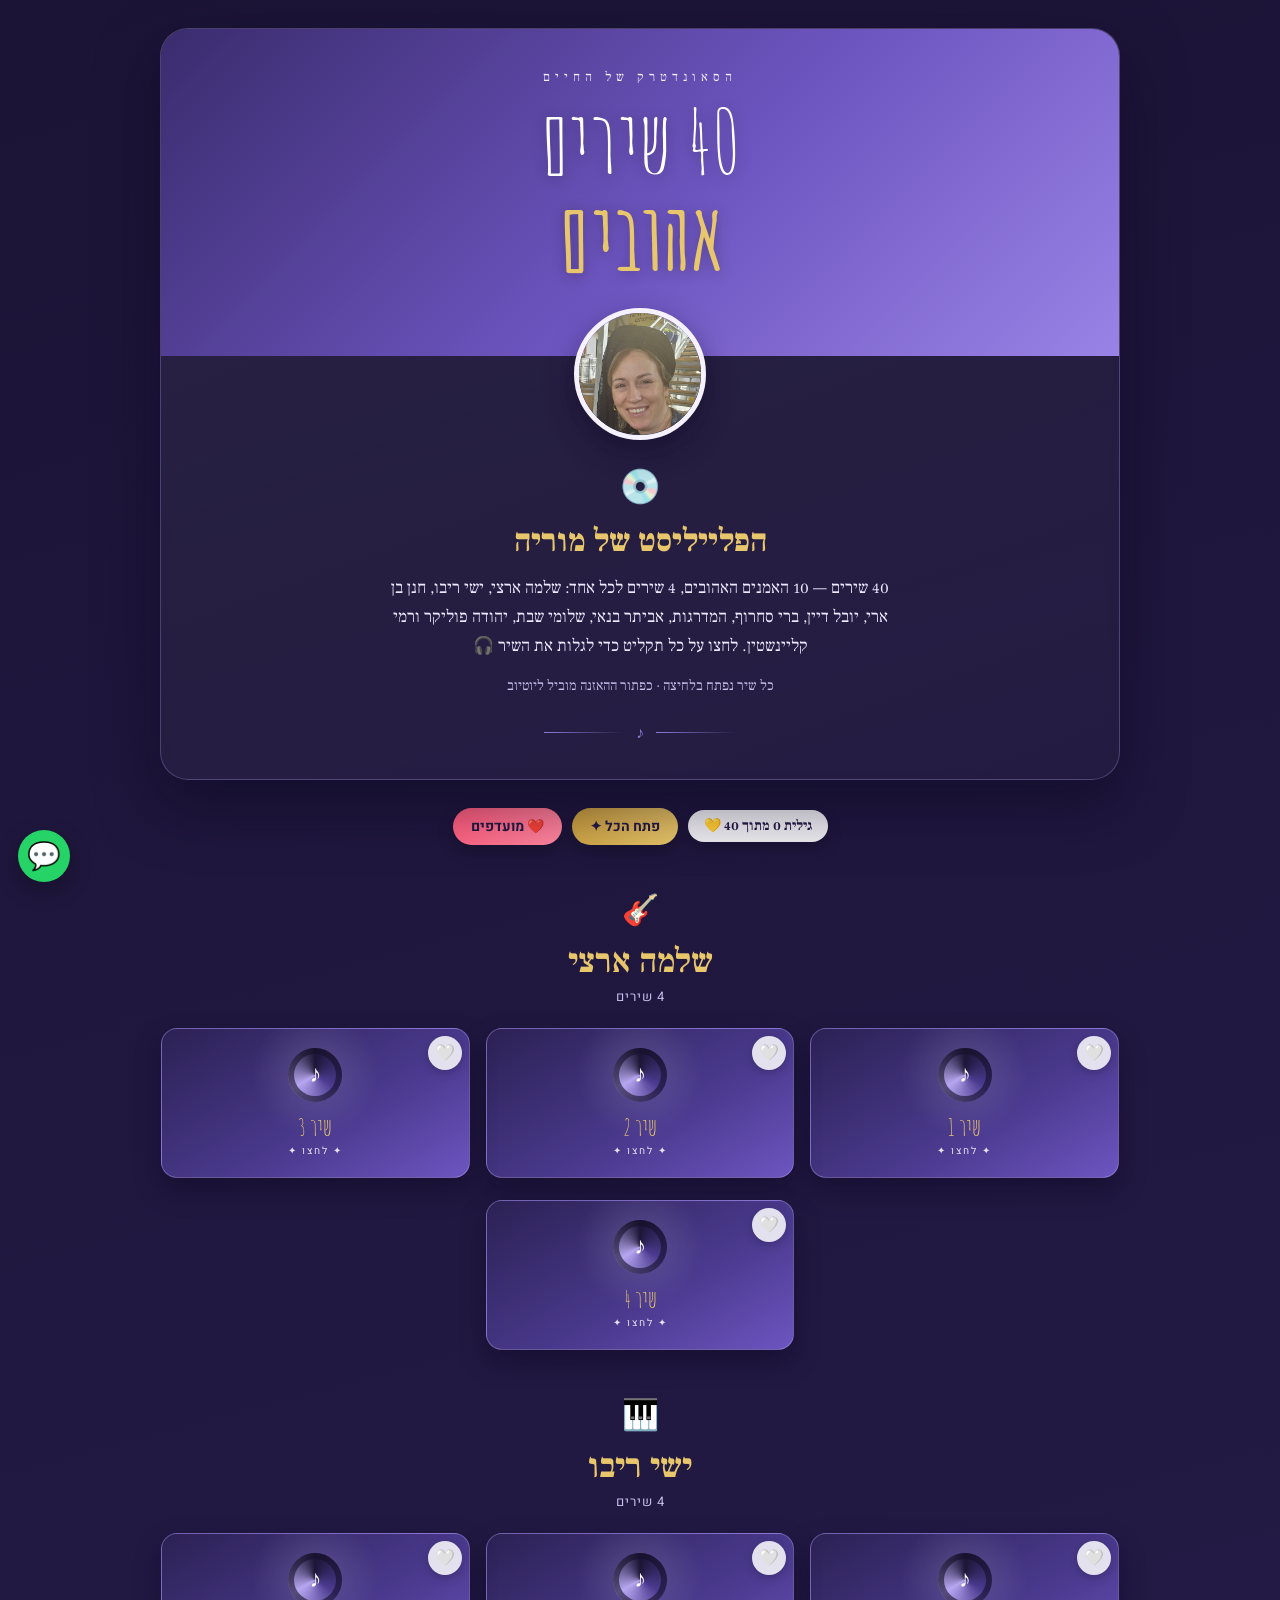
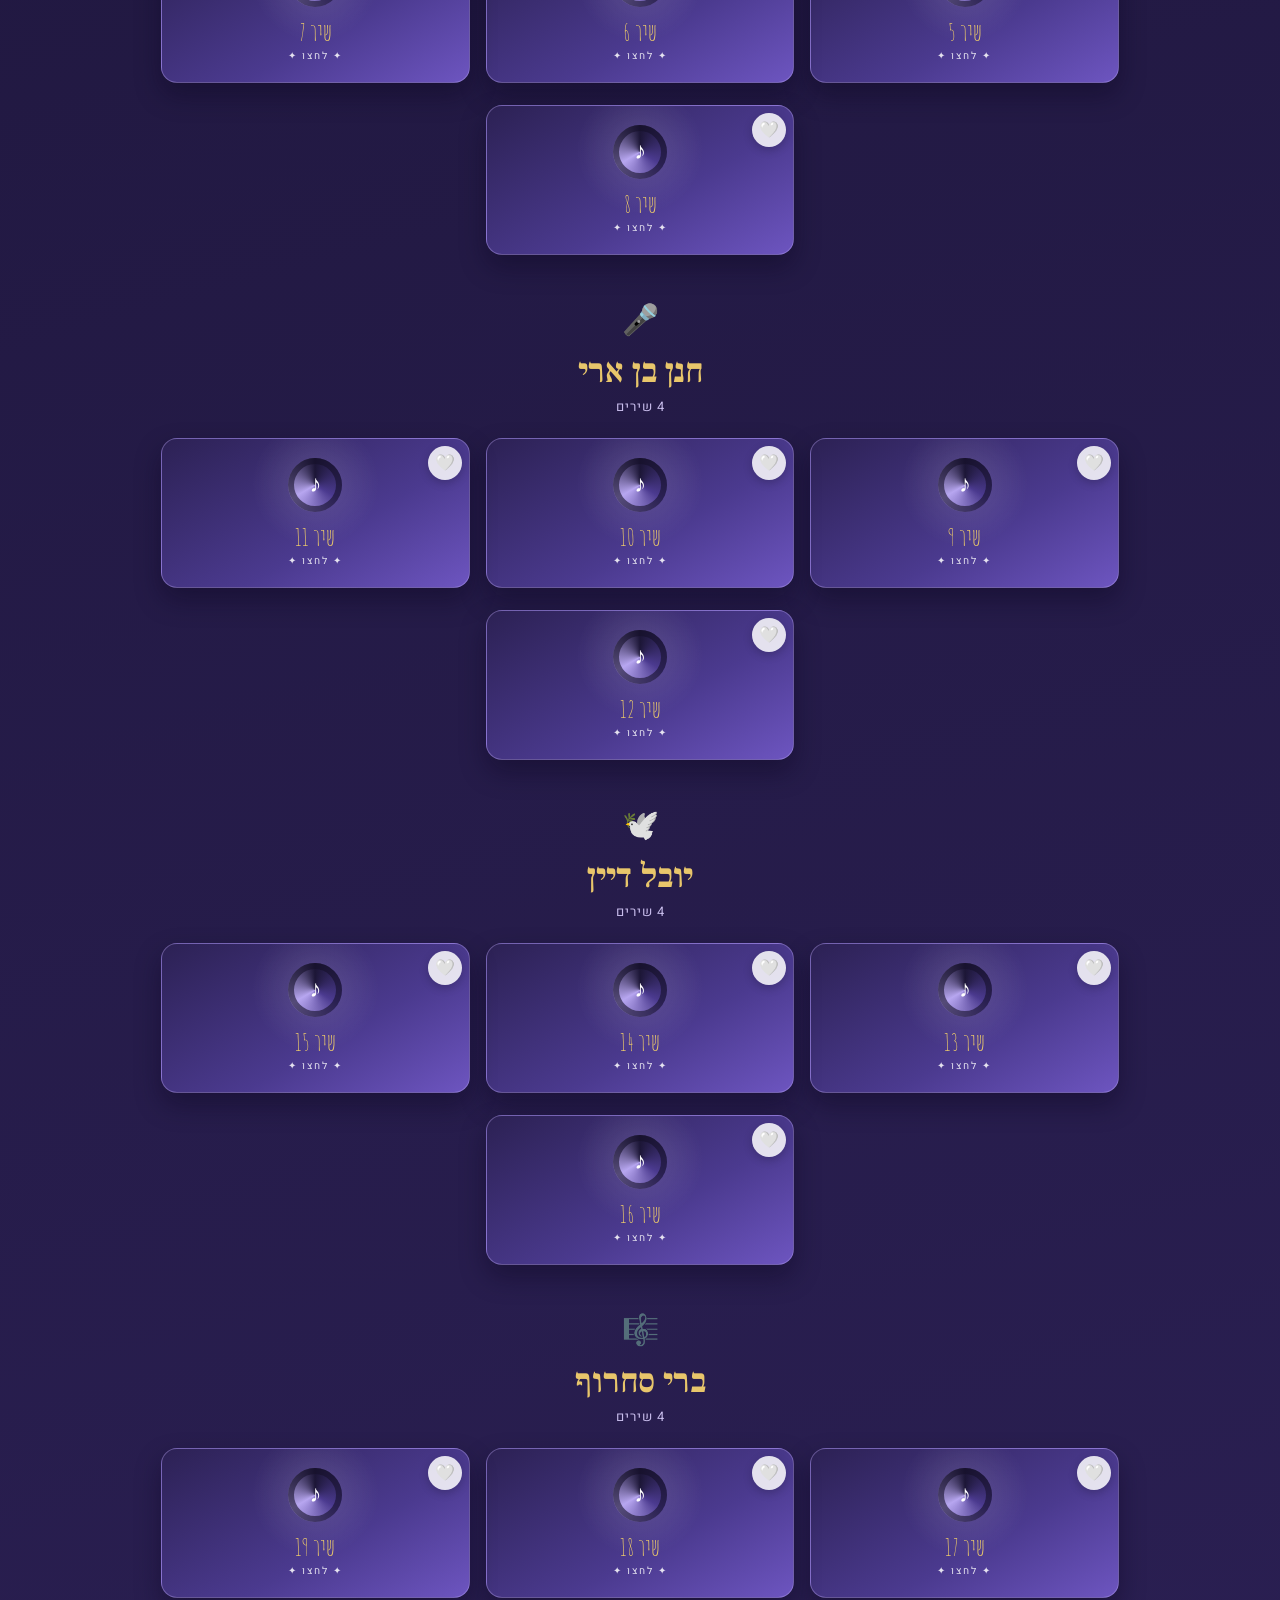
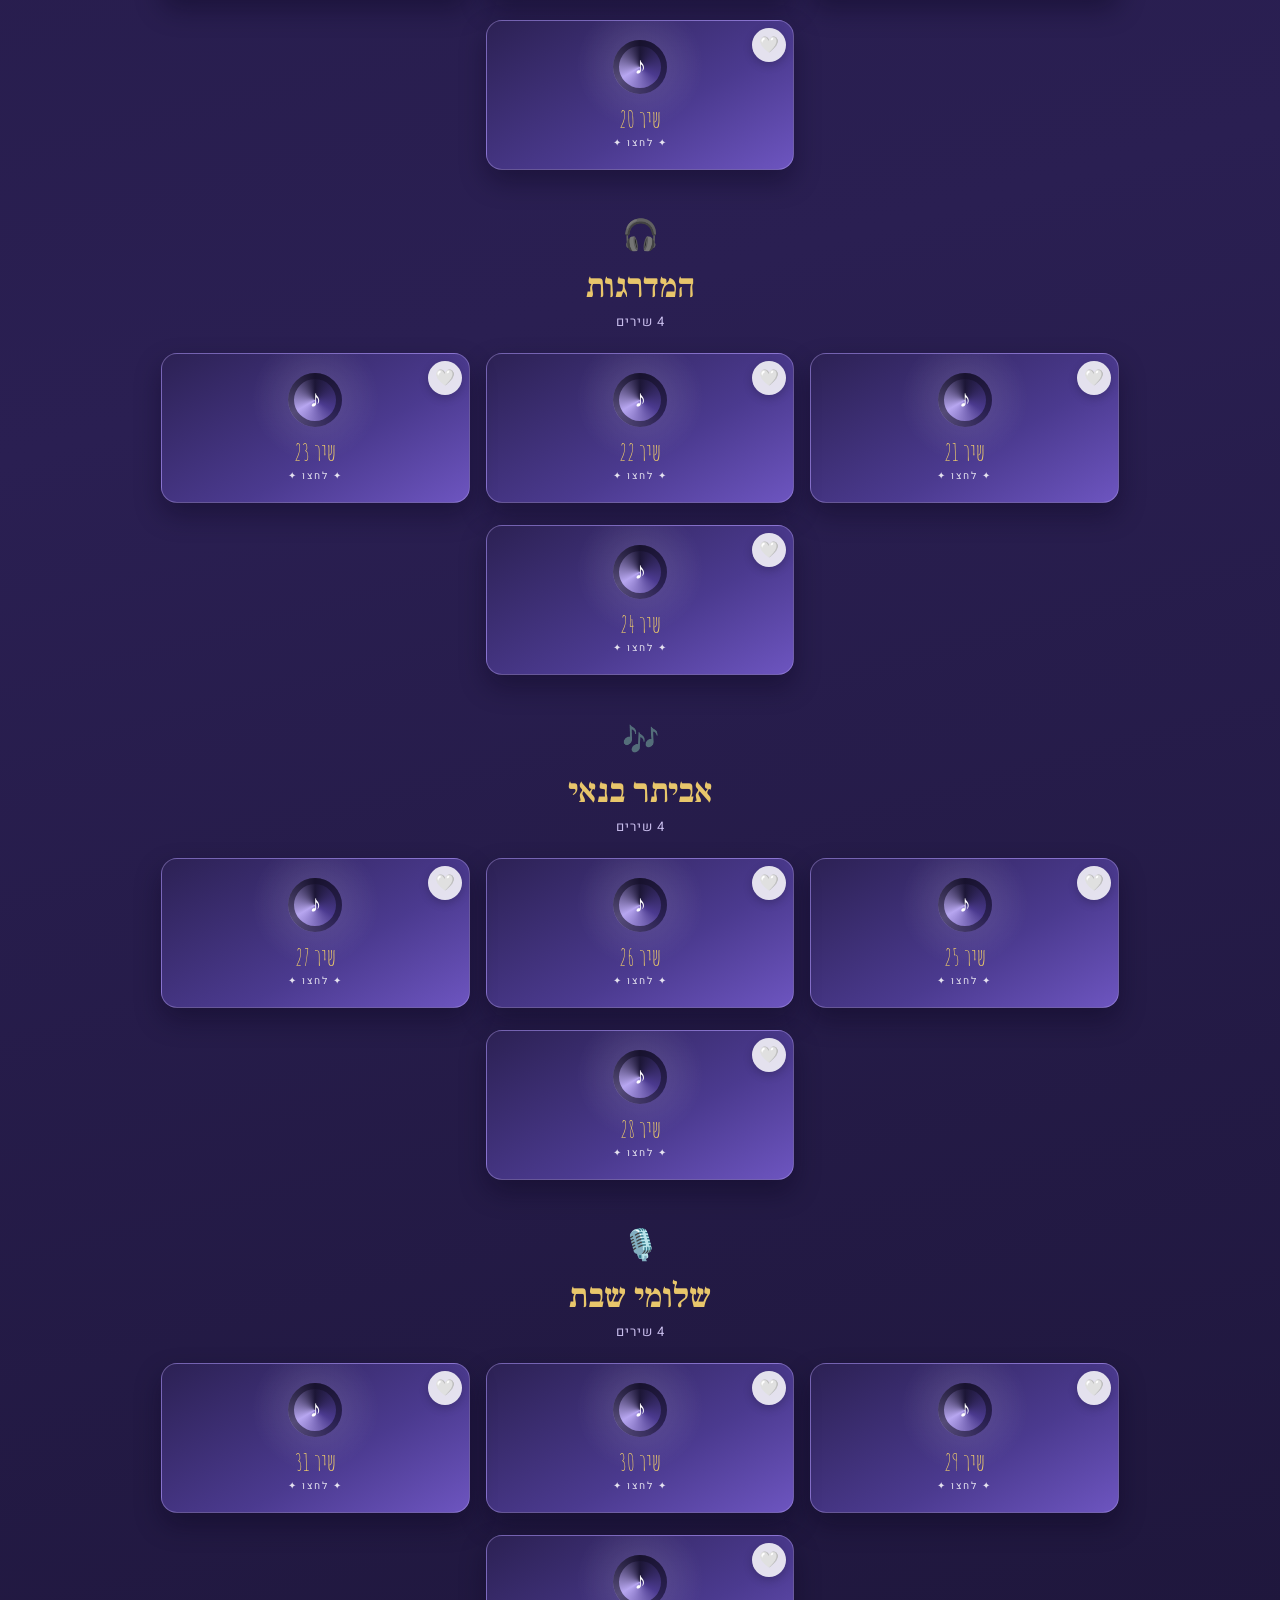
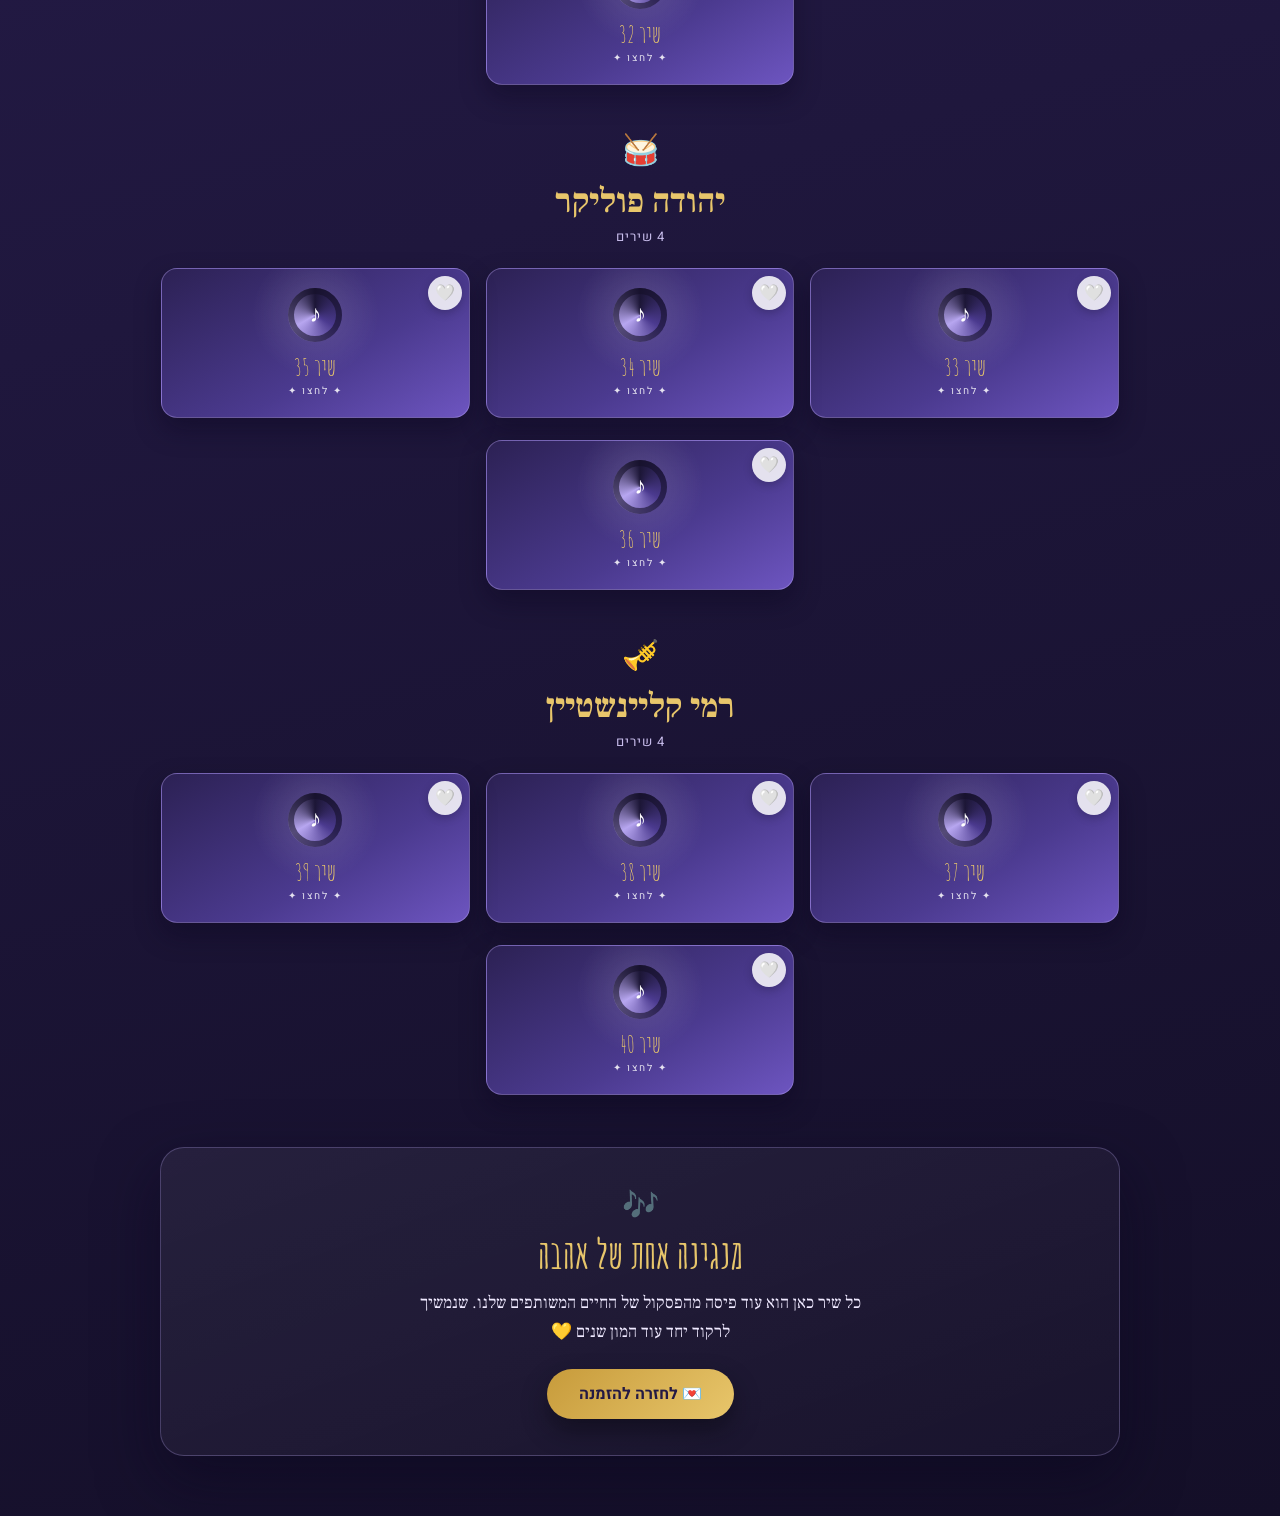
<file: songs.html>
<!DOCTYPE html>
<html lang="he" dir="rtl">
<head>
  <meta charset="UTF-8" />
  <meta name="viewport" content="width=device-width, initial-scale=1.0" />
  <title>40 שירים · הפלייליסט של מוריה</title>
  <meta name="description" content="40 שירים נבחרים מהאמנים האהובים — מתנה למוריה, מנקודת אור לממלכה" />
  <link rel="icon" href="data:image/svg+xml,%3Csvg xmlns='http://www.w3.org/2000/svg' viewBox='0 0 100 100'%3E%3Ctext y='.9em' font-size='90'%3E👑%3C/text%3E%3C/svg%3E" />
  <meta property="og:type" content="website" />
  <meta property="og:title" content="40 שירים אהובים 🎵" />
  <meta property="og:description" content="הפלייליסט של מוריה — מנקודת אור לממלכה 💛" />
  <meta property="og:image" content="https://davidhaiintel.github.io/David-Hai-Cohen/%D7%9E%D7%95%D7%A8%D7%99%D7%94%202.jpg" />
  <meta property="og:url" content="https://davidhaiintel.github.io/David-Hai-Cohen/songs.html" />
  <link rel="preconnect" href="https://fonts.googleapis.com" />
  <link rel="preconnect" href="https://fonts.gstatic.com" crossorigin />
  <link href="https://fonts.googleapis.com/css2?family=Frank+Ruhl+Libre:wght@400;500;700;900&family=Heebo:wght@300;400;500;700&family=Amatic+SC:wght@700&display=swap" rel="stylesheet" />
  <style>
    :root {
      --bg1: #1b1436; --bg2: #2a1f52; --bg3: #140f28;
      --gold: #e8c66b; --gold-deep: #c79b3b;
      --violet: #8f7bd8; --violet-soft: #b7a6f0;
      --cream: #f5f1ff; --ink: #efe9ff; --ink-soft: #c8bdec;
    }
    * { margin: 0; padding: 0; box-sizing: border-box; }
    html { scroll-behavior: smooth; }
    body {
      font-family: "Heebo", sans-serif; color: var(--ink);
      background:
        radial-gradient(1000px 500px at 50% -8%, #3a2c6e 0%, transparent 60%),
        linear-gradient(165deg, var(--bg1), var(--bg2) 55%, var(--bg3));
      min-height: 100vh; padding: 28px 16px 60px; overflow-x: hidden;
    }
    /* notes floating */
    .notes { position: fixed; inset: 0; pointer-events: none; overflow: hidden; z-index: 0; }
    .notes span { position: absolute; color: var(--violet-soft); opacity: 0; animation: rise 10s linear infinite; }
    @keyframes rise { 0%{transform:translateY(20px) rotate(0);opacity:0} 15%{opacity:.8} 85%{opacity:.8} 100%{transform:translateY(-92vh) rotate(30deg);opacity:0} }

    .wrap { position: relative; z-index: 1; width: min(960px, 100%); margin: 0 auto; }

    .hero {
      background: linear-gradient(160deg, rgba(255,255,255,.06), rgba(255,255,255,.02));
      border: 1px solid rgba(184,166,240,.28); border-radius: 28px;
      box-shadow: 0 24px 60px rgba(10,6,30,.5); overflow: hidden; backdrop-filter: blur(6px);
      animation: rise2 1s cubic-bezier(.2,.8,.2,1) both;
    }
    @keyframes rise2 { from{opacity:0;transform:translateY(30px)} to{opacity:1;transform:translateY(0)} }
    .hero-band {
      background: linear-gradient(135deg, #3a2c6e, #6d55c0 55%, #9a83e6);
      text-align: center; padding: 40px 24px 66px; color: #fff;
    }
    .hero-band .eyebrow { font-family: "Frank Ruhl Libre", serif; letter-spacing: 5px; font-size: 13px; opacity: .92; margin-bottom: 10px; }
    .hero-band .big { font-family: "Amatic SC", cursive; font-size: clamp(52px, 12vw, 88px); line-height: 1.05; padding-bottom: 6px; text-shadow: 0 2px 14px rgba(0,0,0,.3); }
    .hero-band .big b { display: block; font-size: 1.05em; color: var(--gold); }
    .portrait { position: relative; z-index: 2; width: 132px; height: 132px; margin: -48px auto 0; }
    .portrait-ring { width:100%; height:100%; border-radius:50%; overflow:hidden; border:5px solid var(--cream); box-shadow:0 12px 30px rgba(10,6,30,.45); }
    .portrait-ring img { width:100%; height:100%; object-fit:cover; object-position:center 26%; }
    .hero-body { text-align: center; padding: 22px 26px 30px; }
    .hero-body .disc { font-size: 34px; }
    .hero-body h1 { font-family: "Frank Ruhl Libre", serif; font-weight: 900; font-size: clamp(23px,5vw,32px); color: var(--gold); margin: 8px 0 12px; }
    .hero-body p { font-family: "Frank Ruhl Libre", serif; font-size: 17px; line-height: 1.7; color: var(--ink); max-width: 52ch; margin: 0 auto; }
    .hero-body .note { margin-top: 14px; font-size: 14px; color: var(--ink-soft); }
    .divider { display:flex; align-items:center; justify-content:center; gap:12px; margin: 22px auto 4px; color: var(--violet); }
    .divider::before,.divider::after { content:""; height:1px; width:80px; background: linear-gradient(to left, transparent, var(--violet)); }

    .group { margin-top: 44px; }
    .group-head { text-align: center; margin-bottom: 22px; }
    .group-head .g-emoji { font-size: 30px; }
    .group-head h2 { font-family: "Frank Ruhl Libre", serif; font-weight: 700; font-size: clamp(24px,5.5vw,34px); color: var(--gold); margin-top: 6px; }
    .group-head .g-sub { font-size: 13px; color: var(--ink-soft); letter-spacing: 1px; margin-top: 4px; }

    .grid { display: flex; flex-wrap: wrap; justify-content: center; gap: 22px 16px; perspective: 1400px; }
    .song {
      flex: 0 1 calc((100% - 34px) / 3); max-width: calc((100% - 34px) / 3);
      height: 150px; cursor: pointer; opacity: 0; transform: translateY(16px);
      transition: opacity .5s ease, transform .5s ease;
    }
    .song.show { opacity: 1; transform: translateY(0); }
    .song-inner { position: relative; width: 100%; height: 100%; transition: transform .7s cubic-bezier(.2,.8,.2,1); transform-style: preserve-3d; }
    .song.open .song-inner { transform: rotateX(180deg); }
    .face {
      position: absolute; inset: 0; backface-visibility: hidden; -webkit-backface-visibility: hidden;
      border-radius: 16px; padding: 16px; display: flex; flex-direction: column;
      align-items: center; justify-content: center; text-align: center; overflow: hidden;
      box-shadow: 0 12px 26px rgba(10,6,30,.4);
    }
    .front {
      background: radial-gradient(90px 90px at 50% 30%, rgba(255,255,255,.14), transparent 70%),
        linear-gradient(150deg, #2c2154, #4b3a8f 60%, #6d55c0);
      border: 1px solid rgba(184,166,240,.4); color: #fff;
    }
    .front .disc-ic { width: 54px; height: 54px; border-radius: 50%; display: grid; place-items: center; font-size: 24px;
      background: conic-gradient(from 0deg, #1c1636, #4b3a8f, #b7a6f0, #1c1636); box-shadow: inset 0 0 0 6px rgba(20,15,40,.6); }
    .front .fnum { margin-top: 10px; font-family: "Amatic SC", cursive; font-size: 24px; color: var(--gold); }
    .front .fsub { font-size: 10px; letter-spacing: 2px; opacity: .85; margin-top: 2px; }
    .back {
      transform: rotateX(180deg);
      background: linear-gradient(160deg, #fff, #efe9ff);
      border: 1px solid rgba(184,166,240,.5); color: #241a44;
    }
    .back .eq { display: flex; gap: 3px; align-items: flex-end; height: 20px; margin-bottom: 6px; }
    .back .eq i { width: 4px; background: var(--gold-deep); border-radius: 2px; animation: eq 1s ease-in-out infinite; }
    .back .eq i:nth-child(2){animation-delay:.15s} .back .eq i:nth-child(3){animation-delay:.3s} .back .eq i:nth-child(4){animation-delay:.45s} .back .eq i:nth-child(5){animation-delay:.6s}
    @keyframes eq { 0%,100%{height:5px} 50%{height:20px} }
    .back .title { font-family: "Frank Ruhl Libre", serif; font-weight: 700; font-size: 17px; color: #3a2b74; line-height: 1.2; }
    .back .artist { font-size: 12px; color: #6a5aa0; margin-top: 3px; }
    .back .play { margin-top: 8px; display: inline-flex; align-items: center; gap: 6px; padding: 6px 14px; border-radius: 999px;
      background: linear-gradient(135deg, var(--gold-deep), var(--gold)); color: #241a44; font-weight: 700; font-size: 12px; text-decoration: none; }

    .closing { margin-top: 52px; text-align: center; background: linear-gradient(160deg, rgba(255,255,255,.06), rgba(255,255,255,.02));
      border: 1px solid rgba(184,166,240,.28); border-radius: 24px; padding: 36px 26px; box-shadow: 0 24px 60px rgba(10,6,30,.5); }
    .closing h2 { font-family: "Amatic SC", cursive; font-size: 40px; color: var(--gold); margin-bottom: 10px; }
    .closing p { font-family: "Frank Ruhl Libre", serif; font-size: 17px; line-height: 1.7; max-width: 46ch; margin: 0 auto; color: var(--ink); }
    .invite-btn { display:inline-flex; align-items:center; gap:8px; margin-top: 22px; padding: 13px 32px; border-radius: 999px;
      background: linear-gradient(135deg, var(--gold-deep), var(--gold)); color: #241a44; font-weight: 700; text-decoration: none;
      box-shadow: 0 12px 26px rgba(0,0,0,.35); transition: transform .2s ease; }
    .invite-btn:hover { transform: translateY(-2px); }

    @media (max-width: 680px) { .song { flex-basis: calc((100% - 16px)/2); max-width: calc((100% - 16px)/2); } }
    @media (max-width: 460px) { .song { flex-basis: 100%; max-width: 100%; } }
    .player { margin: 26px auto 6px; max-width: 620px; }
    .player iframe { width: 100%; border: 0; border-radius: 14px; box-shadow: 0 16px 40px rgba(10,6,30,.5); }
    .player .p-note { text-align: center; font-size: 13px; color: var(--ink-soft); margin-top: 10px; }
  </style>
</head>
<body>
  <div class="notes" id="notes" aria-hidden="true"></div>
  <div class="wrap">
    <header class="hero">
      <div class="hero-band">
        <p class="eyebrow">הסאונדטרק של החיים</p>
        <div class="big">40 שירים<b>אהובים</b></div>
      </div>
      <div class="portrait"><div class="portrait-ring"><img src="%D7%9E%D7%95%D7%A8%D7%99%D7%94%202.jpg" alt="מוריה" /></div></div>
      <div class="hero-body">
        <div class="disc">💿</div>
        <h1>הפלייליסט של מוריה</h1>
        <p>40 שירים — 10 האמנים האהובים, 4 שירים לכל אחד: שלמה ארצי, ישי ריבו, חנן בן ארי, יובל דיין, ברי סחרוף, המדרגות, אביתר בנאי, שלומי שבת, יהודה פוליקר ורמי קליינשטין. לחצו על כל תקליט כדי לגלות את השיר 🎧</p>
        <p class="note">כל שיר נפתח בלחיצה · כפתור ההאזנה מוביל ליוטיוב</p>
        <div class="divider"><span>♪</span></div>
      </div>
    </header>

    <main id="root"></main>

    <section class="closing">
      <div style="font-size:30px">🎶</div>
      <h2>מנגינה אחת של אהבה</h2>
      <p>כל שיר כאן הוא עוד פיסה מהפסקול של החיים המשותפים שלנו. שנמשיך לרקוד יחד עוד המון שנים 💛</p>
      <a class="invite-btn" href="invitation.html">💌 לחזרה להזמנה</a>
    </section>
  </div>

  <script>
    const ARTISTS = [
      { name: "שלמה ארצי", emoji: "🎸", songs: [{t:"ואת",id:"nWSZtxrPXl0"},{t:"תרקדי",id:"hObDThhR5CY"},{t:"אהבתיה",id:"19qoWmBJVRc"},{t:"מנגד",id:"fritEwYaFH0"}] },
      { name: "ישי ריבו", emoji: "🎹", songs: [{t:"כתר מלוכה",id:"QSAZnYdvVak"},{t:"לב שלם",id:"6U_5KhaH6IM"},{t:"סימני דרך",id:"vLhN2olc06o"},{t:"צמאה",id:"MKDybx7g2lQ"}] },
      { name: "חנן בן ארי", emoji: "🎤", songs: [{t:"שביל האתגרים",id:"L8JMq8EQ0iQ"},{t:"גיבור על",id:"jlCNqyY-fAk"},{t:"מחכים למשיח",id:"uZq8ENrAWas"},{t:"שלכת",id:"6G_1fUcExJY"}] },
      { name: "יובל דיין", emoji: "🕊️", songs: [{t:"לאסוף",id:"n37bWkwVakI"},{t:"אל תאמר",id:"WyDloWawVWo"},{t:"ליבי ער",id:"DPsTRWpfEHQ"},{t:"תישארי את",id:"3qmvZ_tjU7Y"}] },
      { name: "ברי סחרוף", emoji: "🎼", songs: [{t:"ככה זה (לאהוב אותך)",id:"qQ63NqCCRps"},{t:"העין",id:"n9mYJAXQml8"},{t:"זמן של מספרים",id:"PCwDDGYely0"},{t:"נחמה",id:"S7bNjqzhMWc"}] },
      { name: "המדרגות", emoji: "🎧", songs: [{t:"הכל דבש",id:"BfZstkoznUo"},{t:"פתח הדלת",id:"jicT3f_1NWo"},{t:"מעיין חיים",id:"djtVS-JuBaI"},{t:"שואף",id:"n6WQy8ggdeU"}] },
      { name: "אביתר בנאי", emoji: "🎶", songs: [{t:"רוח",id:"lY6jtudCUUQ"},{t:"תפילת האדם",id:"jSTJBOsfH_g"},{t:"מלך העולם",id:"cUZzbWE0-Ss"},{t:"בוא",id:"2y-Rx1RvBUM"}] },
      { name: "שלומי שבת", emoji: "🎙️", songs: [{t:"עדיין אוהב",id:"AQyM8D-_V8w"},{t:"כאב של לוחמים",id:"cBlqSLXgZG8"},{t:"אבא",id:"6Wtoiy3BqJw"},{t:"מה שאני מרגיש",id:"6qUQtevJ71k"}] },
      { name: "יהודה פוליקר", emoji: "🥁", songs: [{t:"פרחים בקנה",id:"EwvAywMw93M"},{t:"אתה חוזר הביתה",id:"sFzVHbvnEnk"},{t:"רוח סתיו",id:"edFfxiSrklQ"},{t:"אבק ועשן",id:"gNykKmo_8l4"}] },
      { name: "רמי קליינשטיין", emoji: "🎺", songs: [{t:"פרח הלילך",id:"vHTZqq91KIA"},{t:"שיר אהבה בדואי",id:"vYXysheQIz0"},{t:"מתנה",id:"pn_p5_8taxg"},{t:"את תמיד תהיי שלי",id:"2UOH-07Kfhc"}] },
    ];

    (function build() {
      const root = document.getElementById("root");
      let n = 0;
      ARTISTS.forEach((a) => {
        const sec = document.createElement("section");
        sec.className = "group";
        sec.innerHTML = `<div class="group-head"><div class="g-emoji">${a.emoji}</div><h2>${a.name}</h2><div class="g-sub">${a.songs.length} שירים</div></div>`;
        const grid = document.createElement("div");
        grid.className = "grid";
        a.songs.forEach((song) => {
          n++;
          const url = "https://www.youtube.com/watch?v=" + song.id;
          const card = document.createElement("article");
          card.className = "song";
          card.innerHTML = `
            <div class="song-inner">
              <div class="face front">
                <div class="disc-ic">♪</div>
                <div class="fnum">שיר ${n}</div>
                <div class="fsub">✦ לחצו ✦</div>
              </div>
              <div class="face back">
                <div class="eq"><i></i><i></i><i></i><i></i><i></i></div>
                <div class="title">${song.t}</div>
                <div class="artist">${a.name}</div>
                <a class="play" href="${url}" target="_blank" rel="noopener" onclick="event.stopPropagation()">▶ ביוטיוב</a>
              </div>
            </div>`;
          card.addEventListener("click", () => card.classList.toggle("open"));
          grid.appendChild(card);
        });
        sec.appendChild(grid);
        root.appendChild(sec);
      });
      const io = new IntersectionObserver((es) => es.forEach((e) => { if (e.isIntersecting) { e.target.classList.add("show"); io.unobserve(e.target); } }), { threshold: .12 });
      document.querySelectorAll(".song").forEach((c) => io.observe(c));
    })();

    (function () {
      const layer = document.getElementById("notes");
      const g = ["♪","♫","♩","♬","✦"];
      for (let i = 0; i < 22; i++) { const s = document.createElement("span"); s.textContent = g[Math.floor(Math.random()*g.length)];
        s.style.left = Math.random()*100+"vw"; s.style.fontSize = 10+Math.random()*20+"px";
        s.style.animationDuration = 8+Math.random()*8+"s"; s.style.animationDelay = -Math.random()*12+"s"; layer.appendChild(s); }
    })();
    // סרגל: מד התקדמות + פתח/סגור הכל
    (function(){
      const cards=()=>document.querySelectorAll('.grid article'); if(!cards().length)return;
      const st=document.createElement('style');
      st.textContent='.cardbar{display:flex;gap:10px;align-items:center;justify-content:center;flex-wrap:wrap;margin:28px auto 0}.cardbar .cb-count{font-family:"Frank Ruhl Libre",serif;font-weight:700;background:rgba(255,255,255,.92);color:#241a44;padding:7px 16px;border-radius:999px;box-shadow:0 6px 16px rgba(0,0,0,.2);font-size:14px}.cardbar .cb-btn{cursor:pointer;border:none;font-family:"Heebo",sans-serif;font-weight:700;font-size:14px;color:#241a44;background:linear-gradient(135deg,#c79b3b,#e8c66b);padding:8px 18px;border-radius:999px;box-shadow:0 6px 16px rgba(0,0,0,.25)}';
      document.head.appendChild(st);
      const bar=document.createElement('div');bar.className='cardbar';bar.innerHTML='<span class="cb-count"></span><button class="cb-btn" type="button"></button>';
      const main=document.querySelector('main');main.parentNode.insertBefore(bar,main);
      const countEl=bar.querySelector('.cb-count'),btn=bar.querySelector('.cb-btn');
      const upd=()=>{const a=cards();const o=[...a].filter(c=>c.classList.contains('open')).length;countEl.textContent='גילית '+o+' מתוך '+a.length+' 💛';btn.textContent=(o>=a.length?'סגור הכל ✦':'פתח הכל ✦');};
      document.addEventListener('click',e=>{if(e.target.closest('.grid article'))setTimeout(upd,0);});
      btn.addEventListener('click',()=>{const a=[...cards()];const allOpen=a.every(c=>c.classList.contains('open'));a.forEach(c=>c.classList.toggle('open',!allOpen));upd();});
      upd();
    })();
    // מועדפים ❤️
    (function(){
      const cards=[...document.querySelectorAll('.grid article')]; if(!cards.length)return;
      const page=(location.pathname.split('/').pop()||'index').replace('.html','');
      const KEY='fav:'+page;
      const load=()=>{try{return JSON.parse(localStorage.getItem(KEY)||'[]')}catch(e){return[]}};
      let favs=load(); const save=()=>localStorage.setItem(KEY,JSON.stringify(favs));
      const st=document.createElement('style');
      st.textContent='.favbtn{position:absolute;top:8px;inset-inline-start:8px;z-index:40;width:34px;height:34px;border-radius:50%;border:none;cursor:pointer;background:rgba(255,255,255,.85);box-shadow:0 3px 10px rgba(0,0,0,.2);font-size:16px;line-height:1;text-align:center;padding:0;transition:transform .15s}.favbtn:hover{transform:scale(1.15)}.favbtn.on{background:#ff5a7a;box-shadow:0 3px 12px rgba(255,90,122,.5)}';
      document.head.appendChild(st);
      cards.forEach((c,i)=>{ if(getComputedStyle(c).position==='static')c.style.position='relative';
        const b=document.createElement('button');b.type='button';b.className='favbtn'+(favs.includes(i)?' on':'');b.textContent=favs.includes(i)?'❤️':'🤍';b.setAttribute('aria-label','שמור למועדפים');
        b.addEventListener('click',e=>{e.stopPropagation();const k=favs.indexOf(i);if(k>=0){favs.splice(k,1);b.classList.remove('on');b.textContent='🤍';}else{favs.push(i);b.classList.add('on');b.textContent='❤️';}save();});
        c.appendChild(b);});
      const bar=document.querySelector('.cardbar');
      if(bar){const fb=document.createElement('button');fb.type='button';fb.className='cb-btn';fb.style.background='linear-gradient(135deg,#ff5a7a,#ff87a0)';fb.textContent='❤️ מועדפים';let on=false;
        fb.addEventListener('click',()=>{on=!on;fb.textContent=on?'הצג הכל ✦':'❤️ מועדפים';cards.forEach((c,i)=>{c.style.display=(!on||favs.includes(i))?'':'none';});});
        bar.appendChild(fb);}
    })();
  </script>
  <a href="https://wa.me/?text=🎵%2040%20שירים%20אהובים%20💛%20https://davidhaiintel.github.io/David-Hai-Cohen/songs.html" target="_blank" rel="noopener" aria-label="שתף בוואטסאפ" title="שתף בוואטסאפ" style="position:fixed;bottom:18px;left:18px;z-index:90;width:52px;height:52px;border-radius:50%;background:#25D366;display:flex;align-items:center;justify-content:center;box-shadow:0 8px 22px rgba(0,0,0,.28);text-decoration:none;font-size:27px">💬</a>
</body>
</html>
</file>
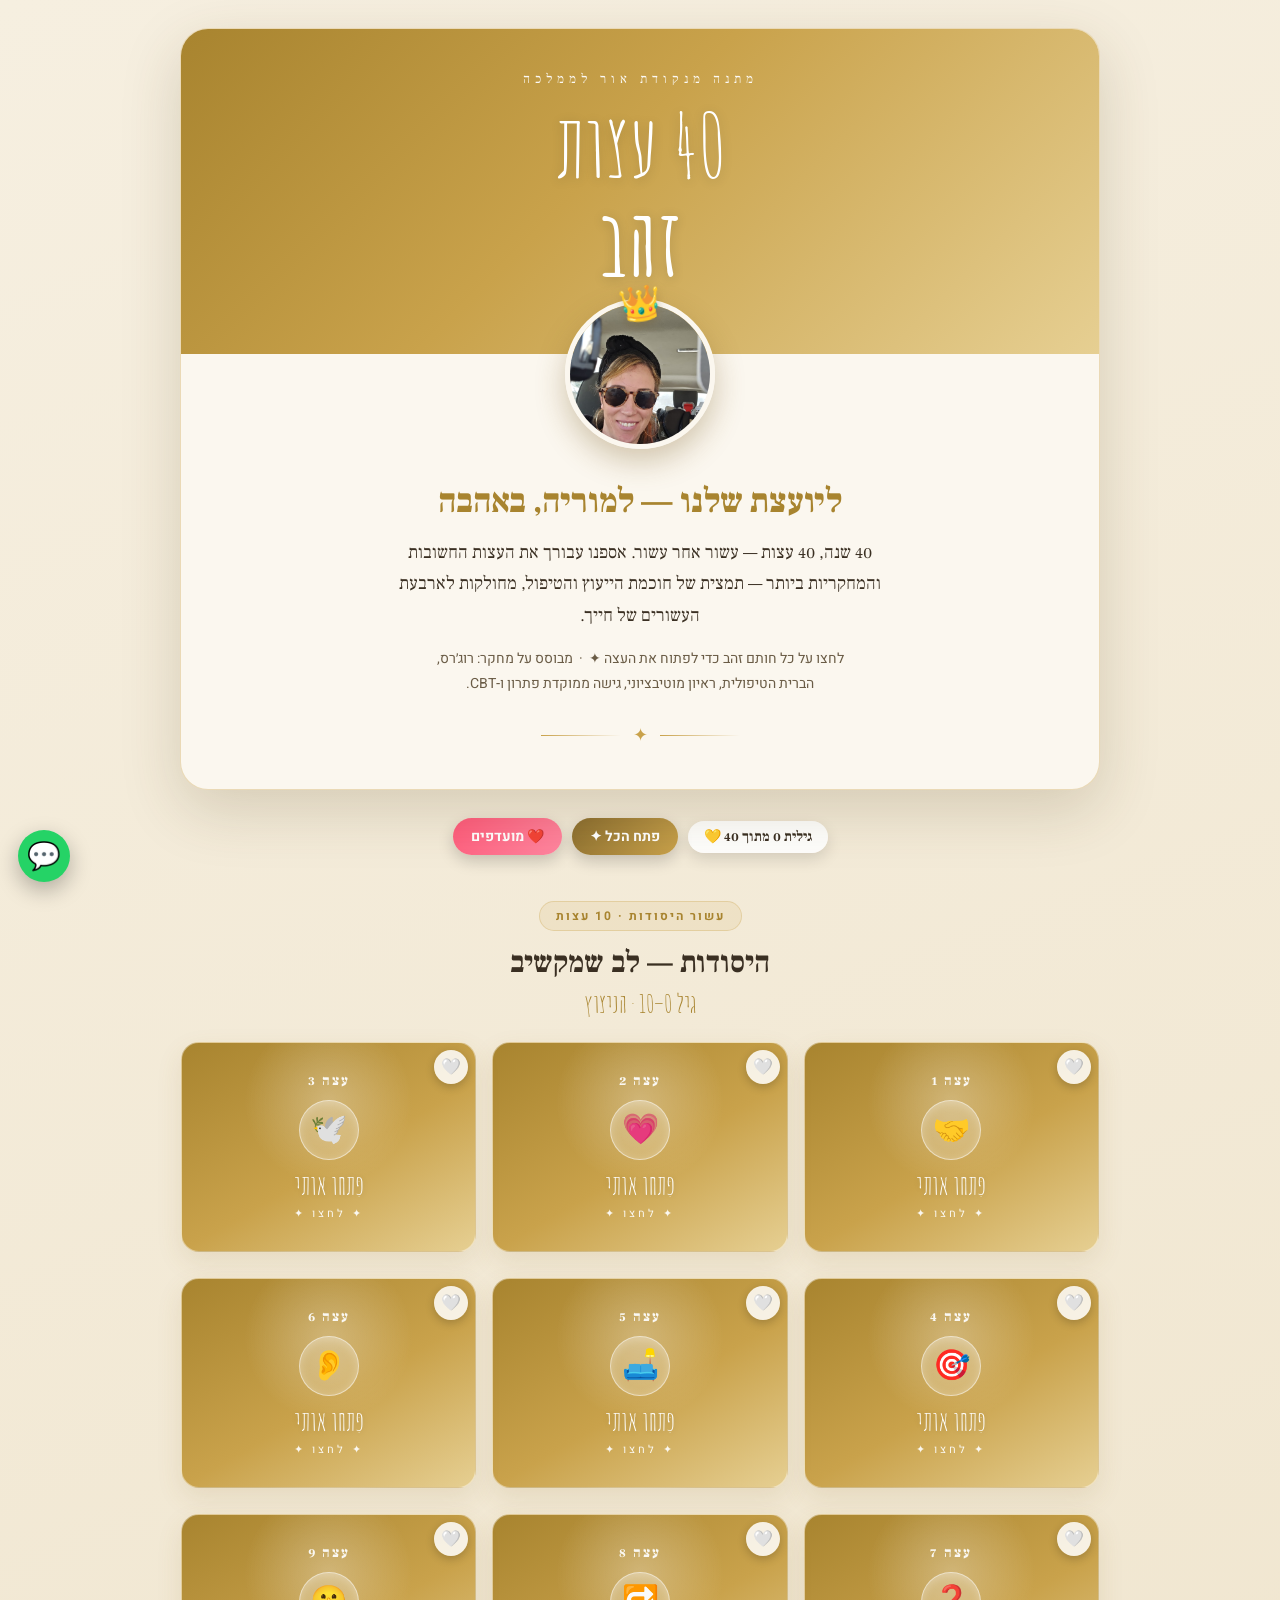
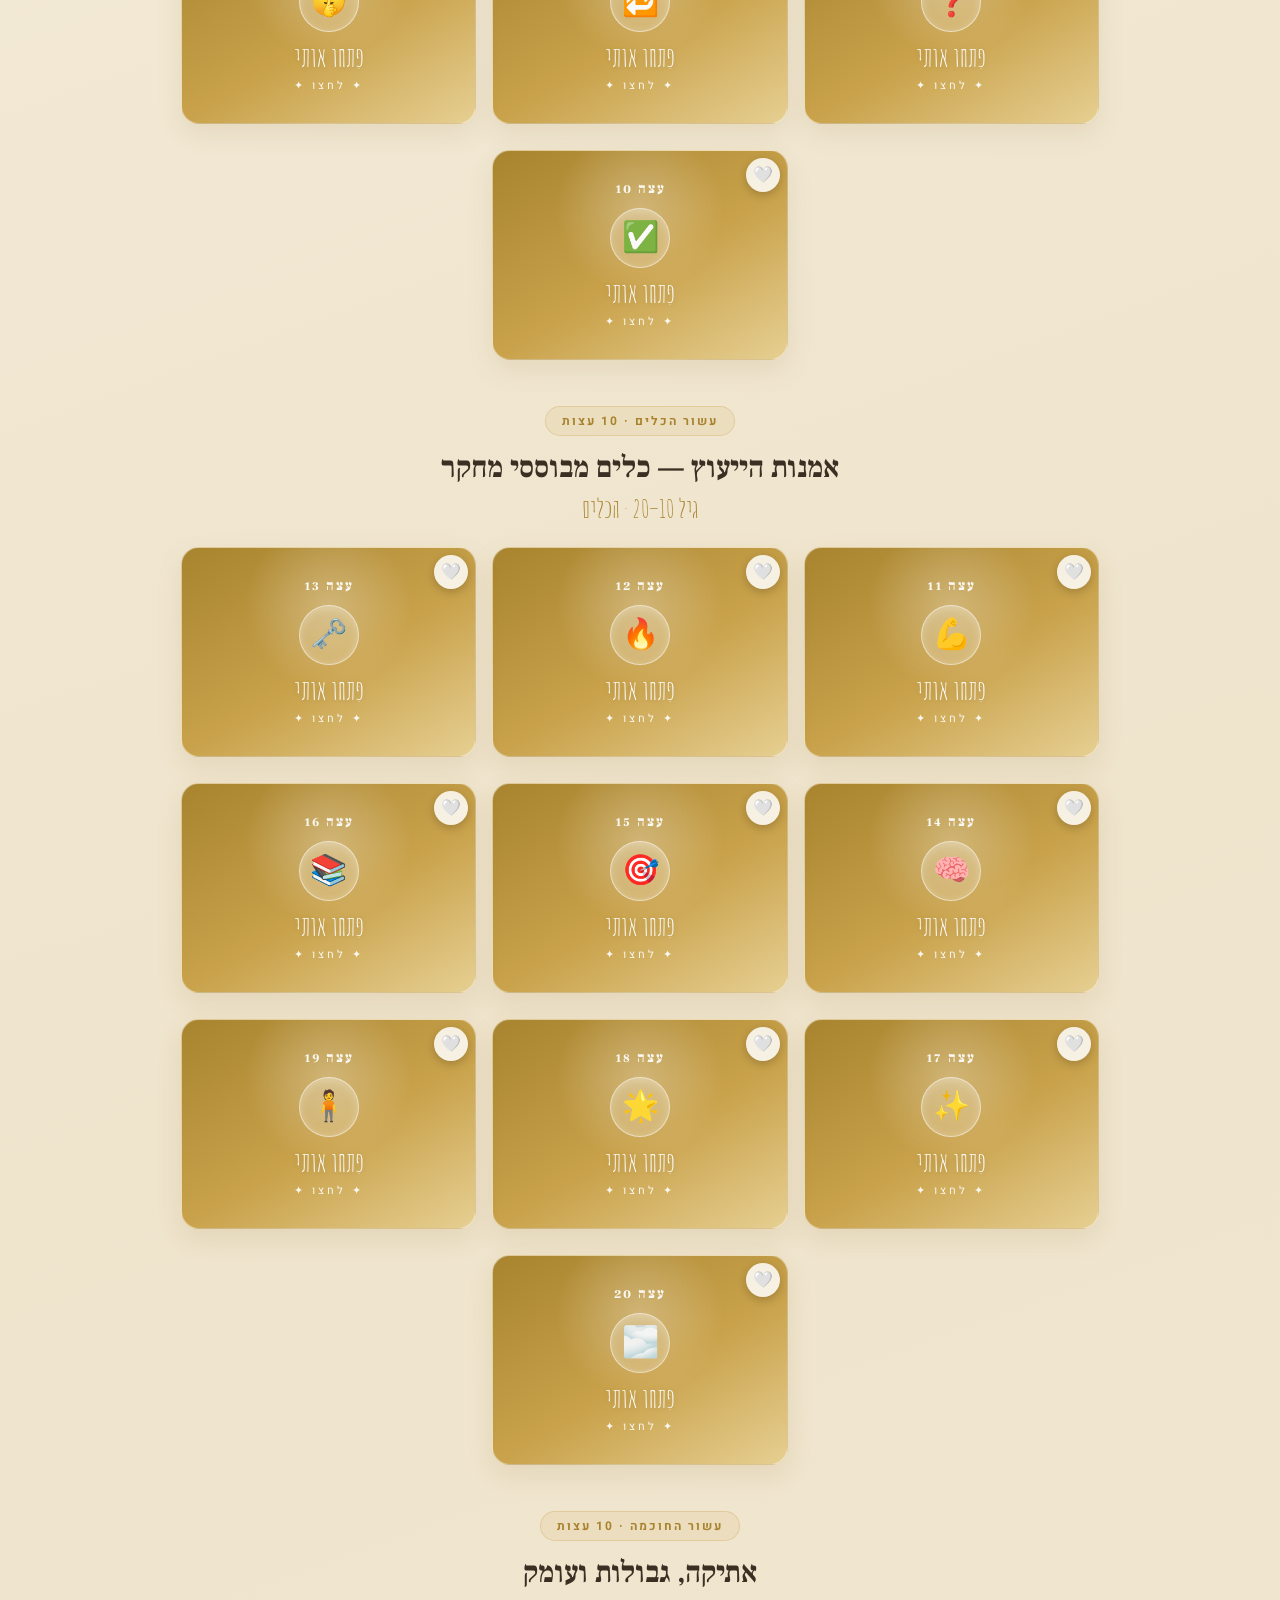
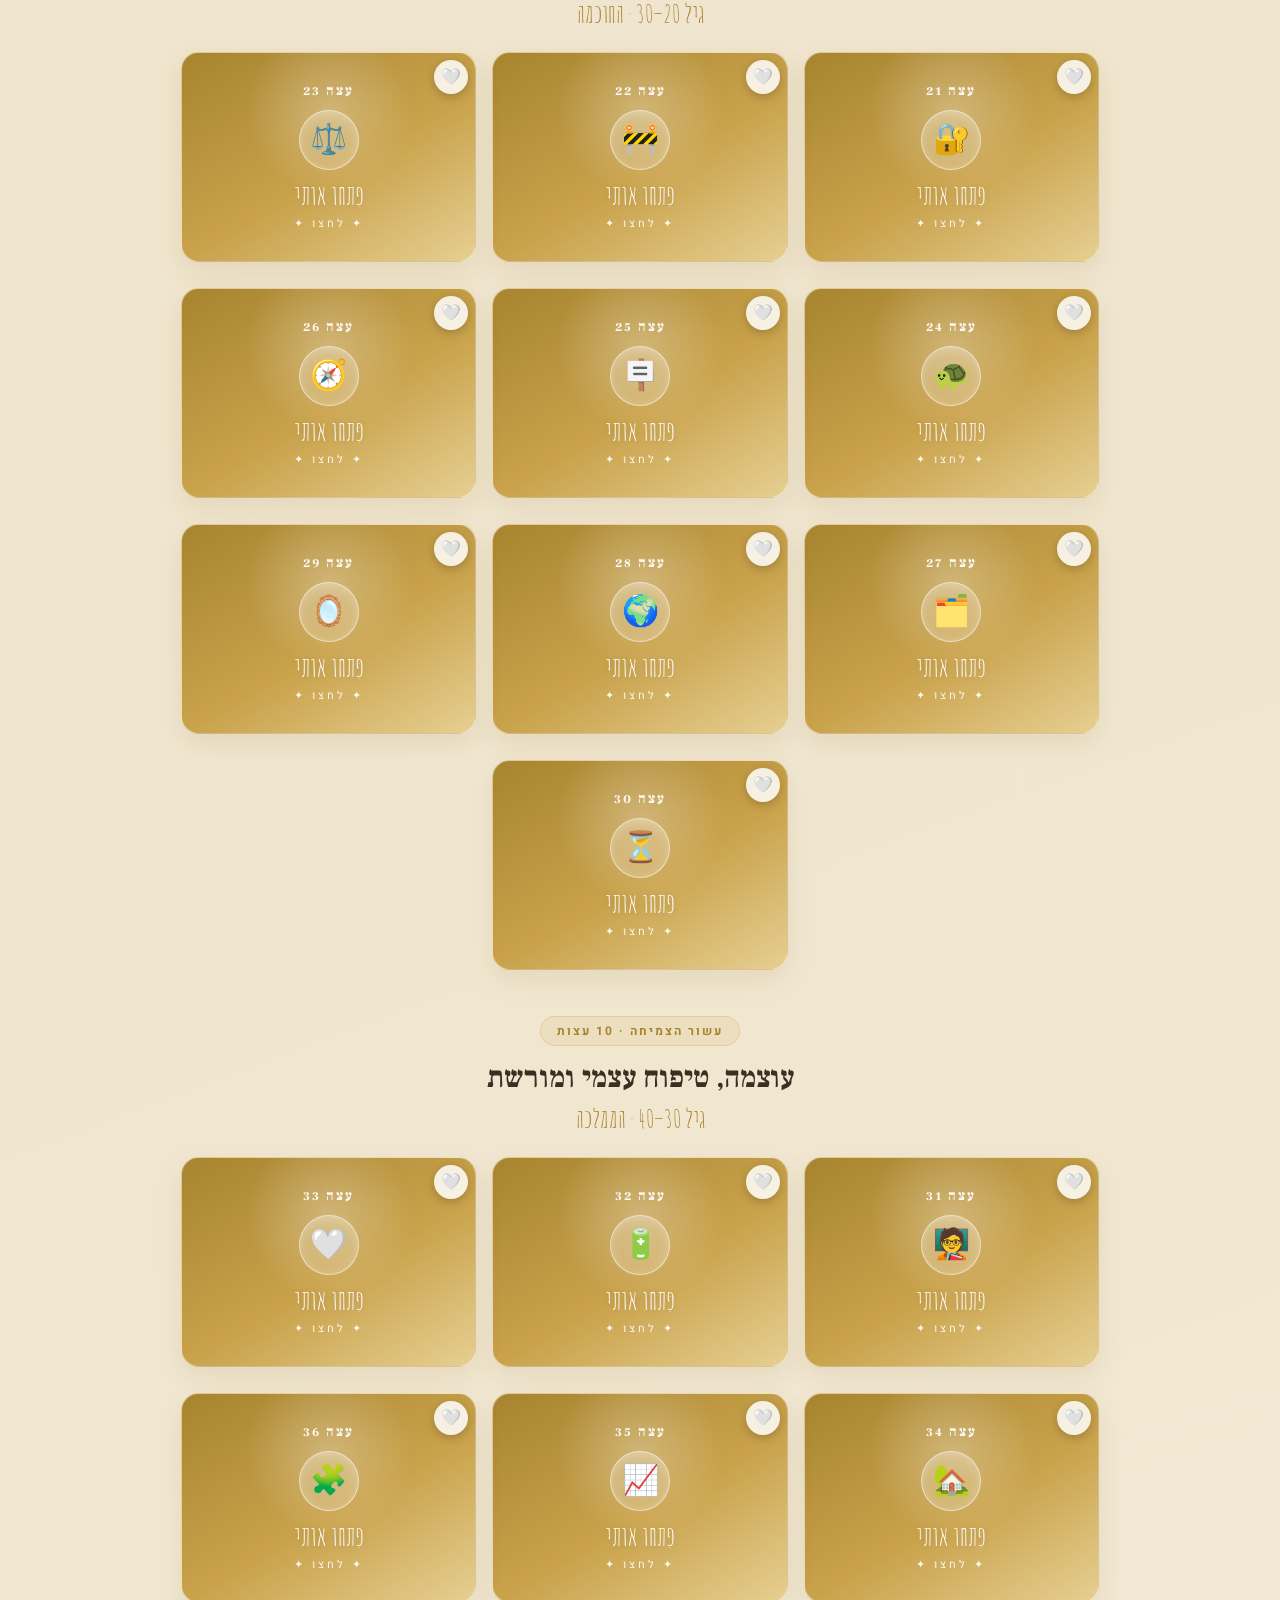
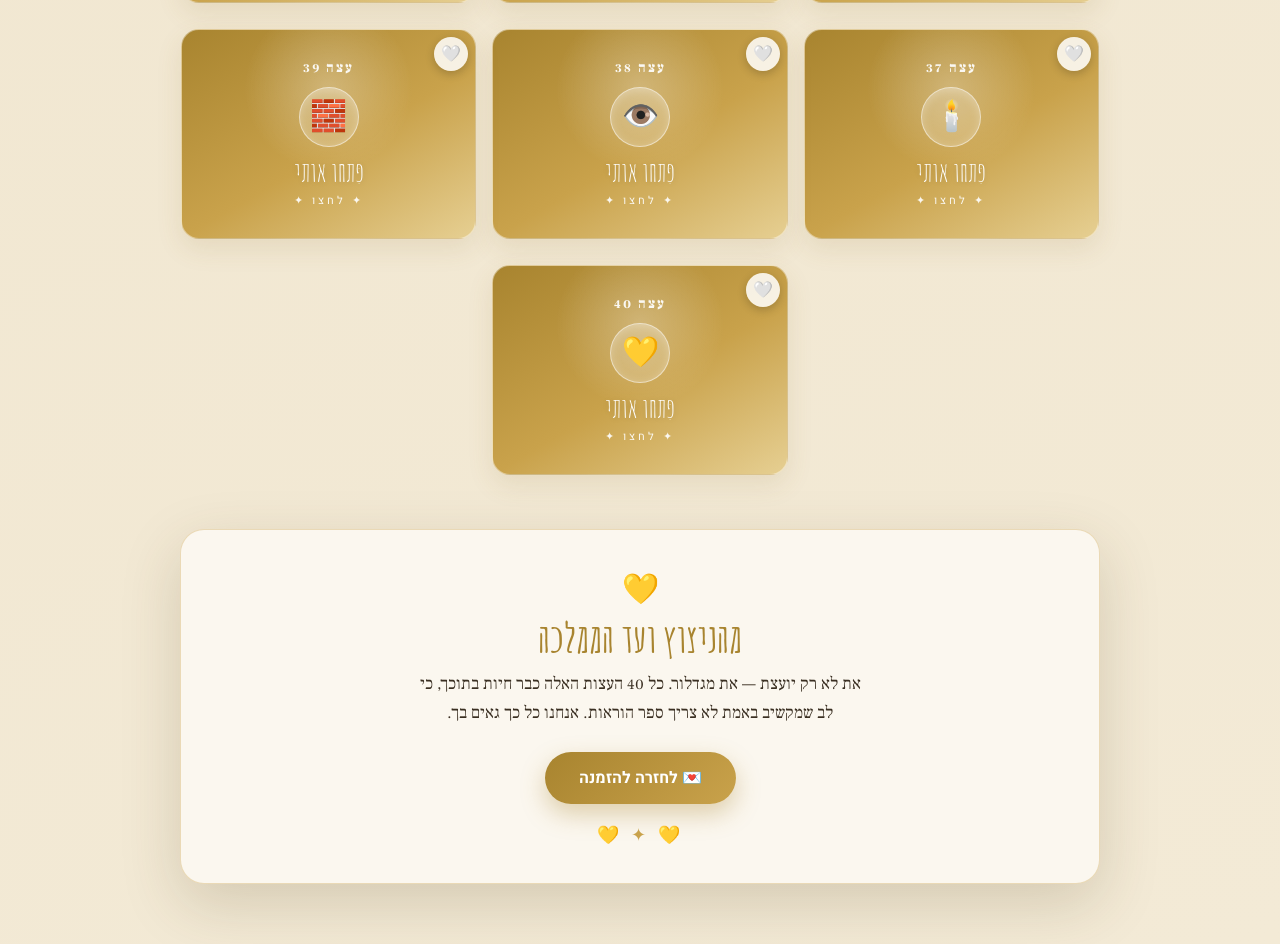
<file: tips.html>
<!DOCTYPE html>
<html lang="he" dir="rtl">
<head>
  <meta charset="UTF-8" />
  <meta name="viewport" content="width=device-width, initial-scale=1.0" />
  <title>40 עצות זהב ליועצת · למוריה באהבה</title>
  <meta name="description" content="40 העצות החשובות והמחקריות ביותר ליועצת — מתנה למוריה, מנקודת אור לממלכה" />
  <link rel="icon" href="data:image/svg+xml,%3Csvg xmlns='http://www.w3.org/2000/svg' viewBox='0 0 100 100'%3E%3Ctext y='.9em' font-size='90'%3E👑%3C/text%3E%3C/svg%3E" />
  <meta property="og:type" content="website" />
  <meta property="og:title" content="40 עצות זהב ליועצת 👑" />
  <meta property="og:description" content="מתוך אתר החגיגה של מוריה — מנקודת אור לממלכה 💛" />
  <meta property="og:image" content="https://davidhaiintel.github.io/David-Hai-Cohen/%D7%9E%D7%95%D7%A8%D7%99%D7%94%202.jpg" />
  <meta property="og:url" content="https://davidhaiintel.github.io/David-Hai-Cohen/tips.html" />
  <link rel="preconnect" href="https://fonts.googleapis.com" />
  <link rel="preconnect" href="https://fonts.gstatic.com" crossorigin />
  <link href="https://fonts.googleapis.com/css2?family=Frank+Ruhl+Libre:wght@400;500;700;900&family=Heebo:wght@300;400;500;700&family=Amatic+SC:wght@700&display=swap" rel="stylesheet" />
  <style>
    :root {
      --gold: #c9a24b;
      --gold-soft: #e6cf92;
      --gold-deep: #a8842f;
      --ink: #3a2f22;
      --ink-soft: #6a5c46;
      --cream: #fbf7ef;
      --rose: #d98a8a;
      --shadow: 0 20px 60px rgba(80, 60, 20, 0.18);
    }

    * { margin: 0; padding: 0; box-sizing: border-box; }

    html { scroll-behavior: smooth; }

    body {
      font-family: "Heebo", sans-serif;
      color: var(--ink);
      background:
        radial-gradient(1200px 600px at 50% -10%, #fff8ea 0%, transparent 60%),
        linear-gradient(160deg, #f6efe0 0%, #efe4cc 45%, #f3ead6 100%);
      min-height: 100vh;
      padding: 28px 16px 60px;
      overflow-x: hidden;
    }

    /* Floating decorative sparkles */
    .sparkles { position: fixed; inset: 0; pointer-events: none; overflow: hidden; z-index: 0; }
    .sparkles span {
      position: absolute;
      color: var(--gold-soft);
      font-size: 14px;
      opacity: 0;
      animation: float 9s linear infinite;
    }
    @keyframes float {
      0%   { transform: translateY(20px) scale(.6); opacity: 0; }
      15%  { opacity: .9; }
      85%  { opacity: .9; }
      100% { transform: translateY(-90vh) scale(1); opacity: 0; }
    }

    .wrap { position: relative; z-index: 1; width: min(920px, 100%); margin: 0 auto; }

    /* ---------- Hero ---------- */
    .hero {
      background: var(--cream);
      border: 1px solid rgba(201, 162, 75, 0.35);
      border-radius: 28px;
      box-shadow: var(--shadow);
      overflow: hidden;
      animation: rise 1s cubic-bezier(.2, .8, .2, 1) both;
    }
    @keyframes rise {
      from { opacity: 0; transform: translateY(30px); }
      to   { opacity: 1; transform: translateY(0); }
    }
    .hero-band {
      background: linear-gradient(135deg, var(--gold-deep), var(--gold) 45%, var(--gold-soft));
      color: #fff;
      text-align: center;
      padding: 42px 24px 56px;
    }
    .hero-band .eyebrow {
      font-family: "Frank Ruhl Libre", serif;
      letter-spacing: 5px;
      font-size: 13px;
      opacity: .95;
      margin-bottom: 10px;
    }
    .hero-band .big {
      font-family: "Amatic SC", cursive;
      font-size: clamp(52px, 12vw, 88px);
      line-height: 1.08;
      padding-bottom: 6px;
      text-shadow: 0 2px 12px rgba(0,0,0,.18);
    }
    .hero-band .big b { display: block; font-size: 1.05em; }

    /* דיוקן עגול שמשתלב בין פס הזהב לגוף */
    .portrait {
      position: relative; z-index: 2;
      width: 150px; height: 150px;
      margin: -55px auto 0;
    }
    .portrait-ring {
      width: 100%; height: 100%;
      border-radius: 50%;
      overflow: hidden;
      border: 5px solid var(--cream);
      box-shadow: 0 12px 30px rgba(120, 90, 30, .32);
    }
    .portrait-ring img {
      width: 100%; height: 100%;
      object-fit: cover;
      object-position: 40% 38%;
    }
    .portrait-crown {
      position: absolute; top: -20px; left: 50%;
      transform: translateX(-50%) rotate(-8deg);
      font-size: 34px;
      filter: drop-shadow(0 3px 5px rgba(120, 90, 30, .35));
    }

    .hero-body { text-align: center; padding: 22px 26px 34px; }
    .hero-body .crown { font-size: 34px; }
    .hero-body h1 {
      font-family: "Frank Ruhl Libre", serif;
      font-weight: 900;
      font-size: clamp(24px, 5.5vw, 34px);
      color: var(--gold-deep);
      margin: 8px 0 14px;
    }
    .hero-body p {
      font-family: "Frank Ruhl Libre", serif;
      font-size: 18px;
      line-height: 1.75;
      color: var(--ink);
      max-width: 52ch;
      margin: 0 auto;
    }
    .hero-body .note {
      margin-top: 16px;
      font-family: "Heebo", sans-serif;
      font-size: 14px;
      color: var(--ink-soft);
    }

    .divider {
      display: flex; align-items: center; justify-content: center;
      gap: 12px; margin: 26px auto 6px; color: var(--gold);
    }
    .divider::before, .divider::after {
      content: ""; height: 1px; width: 80px;
      background: linear-gradient(to left, transparent, var(--gold));
    }
    .divider span { font-size: 18px; }

    /* ---------- Groups ---------- */
    .group { margin-top: 46px; }
    .group-head { text-align: center; margin-bottom: 22px; }
    .group-head .g-kicker {
      display: inline-block;
      font-family: "Heebo", sans-serif;
      font-size: 12px; font-weight: 700; letter-spacing: 2px;
      color: var(--gold-deep);
      background: rgba(201, 162, 75, .12);
      border: 1px solid rgba(201, 162, 75, .3);
      padding: 5px 16px; border-radius: 999px;
    }
    .group-head h2 {
      font-family: "Frank Ruhl Libre", serif;
      font-weight: 700;
      font-size: clamp(22px, 5vw, 30px);
      color: var(--ink);
      margin-top: 12px;
    }
    .group-head .g-range {
      display: inline-block; margin-top: 8px;
      font-family: "Amatic SC", cursive;
      font-size: 26px; color: var(--gold-deep); line-height: 1;
    }

    .grid {
      display: flex;
      flex-wrap: wrap;
      justify-content: center;
      gap: 26px 16px;
      perspective: 1400px;
    }

    /* כרטיס עצה — נפתח בלחיצה (אפקט היפוך). 3 בשורה; האחרון מתמרכז אוטומטית */
    .tip {
      flex: 0 1 calc((100% - 34px) / 3);
      max-width: calc((100% - 34px) / 3);
      height: 210px;
      cursor: pointer;
      opacity: 0;
      transform: translateY(18px);
      transition: opacity .5s ease, transform .5s ease;
    }
    .tip.show { opacity: 1; transform: translateY(0); }
    .tip-inner {
      position: relative; width: 100%; height: 100%;
      transition: transform .7s cubic-bezier(.2, .8, .2, 1);
      transform-style: preserve-3d;
    }
    .tip.open .tip-inner { transform: rotateY(180deg); }

    .tip-face {
      position: absolute; inset: 0;
      -webkit-backface-visibility: hidden; backface-visibility: hidden;
      border-radius: 18px; padding: 20px;
      display: flex; flex-direction: column;
      box-shadow: 0 10px 26px rgba(140, 110, 40, .12);
      overflow: hidden;
    }

    /* צד סגור — חותם זהב */
    .tip-front {
      align-items: center; justify-content: center; text-align: center;
      background:
        radial-gradient(120px 120px at 50% 28%, rgba(255,255,255,.28), transparent 70%),
        linear-gradient(150deg, var(--gold-deep), var(--gold) 55%, var(--gold-soft));
      color: #fff; border: 1px solid rgba(255,255,255,.4);
    }
    .tip-front .fnum {
      font-family: "Frank Ruhl Libre", serif;
      font-weight: 900; font-size: 14px; letter-spacing: 2px; opacity: .92;
    }
    .tip-front .fseal {
      width: 60px; height: 60px; margin: 10px 0 12px;
      display: grid; place-items: center; font-size: 30px;
      background: rgba(255,255,255,.16);
      border: 1.5px solid rgba(255,255,255,.55);
      border-radius: 50%;
      box-shadow: inset 0 2px 10px rgba(255,255,255,.28);
    }
    .tip-front .fhint {
      font-family: "Amatic SC", cursive; font-size: 27px; line-height: 1;
      text-shadow: 0 1px 6px rgba(0,0,0,.15);
    }
    .tip-front .fsub { font-size: 11px; letter-spacing: 3px; margin-top: 6px; opacity: .9; }
    .tip:hover .tip-front { filter: brightness(1.05); }

    /* צד פתוח — התוכן */
    .tip-back {
      transform: rotateY(180deg);
      background: linear-gradient(160deg, #fff, #fdf6e7);
      border: 1px solid rgba(201, 162, 75, .4);
      justify-content: center; text-align: right;
    }
    .tip-back .bnum {
      position: absolute; top: 12px; inset-inline-end: 15px;
      font-family: "Frank Ruhl Libre", serif;
      font-weight: 900; font-size: 13px; color: var(--gold); opacity: .7;
    }
    .tip-back .bemoji { font-size: 26px; line-height: 1; }
    .tip-back h3 {
      font-family: "Frank Ruhl Libre", serif;
      font-weight: 700; font-size: 18px; color: var(--gold-deep);
      margin: 6px 0 7px;
    }
    .tip-back p { font-size: 14.5px; line-height: 1.55; color: var(--ink-soft); }

    /* ---------- Closing + nav ---------- */
    .closing {
      margin-top: 54px;
      text-align: center;
      background: var(--cream);
      border: 1px solid rgba(201, 162, 75, .35);
      border-radius: 24px;
      padding: 38px 26px 34px;
      box-shadow: var(--shadow);
    }
    .closing .heart { font-size: 30px; }
    .closing h2 {
      font-family: "Amatic SC", cursive;
      font-size: 40px; color: var(--gold-deep);
      line-height: 1; margin: 6px 0 12px;
    }
    .closing p {
      font-family: "Frank Ruhl Libre", serif;
      font-size: 17px; line-height: 1.7; color: var(--ink);
      max-width: 46ch; margin: 0 auto;
    }
    .invite-btn {
      display: inline-flex; align-items: center; gap: 8px;
      margin-top: 24px;
      padding: 14px 34px;
      background: linear-gradient(135deg, var(--gold-deep), var(--gold));
      color: #fff; text-decoration: none;
      border-radius: 999px; font-weight: 700; font-size: 16px;
      box-shadow: 0 10px 24px rgba(168, 132, 47, .35);
      transition: transform .2s ease, box-shadow .2s ease;
    }
    .invite-btn:hover { transform: translateY(-2px); box-shadow: 0 14px 30px rgba(168, 132, 47, .45); }
    .hearts { margin-top: 18px; font-size: 18px; letter-spacing: 4px; color: var(--gold); }

    @media (max-width: 680px) {
      .tip { flex-basis: calc((100% - 16px) / 2); max-width: calc((100% - 16px) / 2); }
    }
    @media (max-width: 480px) {
      .tip { flex-basis: 100%; max-width: 100%; }
      .hero-body { padding: 26px 20px 30px; }
    }
  </style>
</head>
<body>
  <div class="sparkles" id="sparkles" aria-hidden="true"></div>

  <div class="wrap">
    <!-- HERO -->
    <header class="hero">
      <div class="hero-band">
        <p class="eyebrow">מתנה מנקודת אור לממלכה</p>
        <div class="big">40 עצות<b>זהב</b></div>
      </div>
      <div class="portrait">
        <div class="portrait-ring"><img src="%D7%9E%D7%95%D7%A8%D7%99%D7%94%20%D7%A2%D7%A6%D7%95%D7%AA.jpg" alt="מוריה" /></div>
        <span class="portrait-crown">👑</span>
      </div>
      <div class="hero-body">
        <h1>ליועצת שלנו — למוריה, באהבה</h1>
        <p>
          40 שנה, 40 עצות — עשור אחר עשור. אספנו עבורך את העצות
          החשובות והמחקריות ביותר — תמצית של חוכמת הייעוץ והטיפול,
          מחולקות לארבעת העשורים של חייך.
        </p>
        <p class="note">לחצו על כל חותם זהב כדי לפתוח את העצה ✦ &nbsp;·&nbsp; מבוסס על מחקר: רוג׳רס, הברית הטיפולית, ראיון מוטיבציוני, גישה ממוקדת פתרון ו‑CBT.</p>
        <div class="divider"><span>✦</span></div>
      </div>
    </header>

    <main id="tips-root"><!-- נבנה דינמית --></main>

    <!-- CLOSING + קישור להזמנה (בכוונה אין קישור לעמוד הראשי — הפתעה ליום עצמו) -->
    <section class="closing">
      <div class="heart">💛</div>
      <h2>מהניצוץ ועד הממלכה</h2>
      <p>
        את לא רק יועצת — את מגדלור. כל 40 העצות האלה כבר חיות בתוכך,
        כי לב שמקשיב באמת לא צריך ספר הוראות. אנחנו כל כך גאים בך.
      </p>
      <a class="invite-btn" href="invitation.html">💌 לחזרה להזמנה</a>
      <div class="hearts">💛 ✦ 💛</div>
    </section>
  </div>

  <script>
    const GROUPS = [
      {
        kicker: "עשור היסודות",
        range: "גיל 0–10 · הניצוץ",
        title: "היסודות — לב שמקשיב",
        tips: [
          { e: "🤝", t: "הברית לפני הטכניקה", d: "איכות הקשר האנושי מנבאת הצלחה יותר מכל שיטה. קודם כול — קשר." },
          { e: "💗", t: "אמפתיה אמיתית", d: "היכנסי לנעליו של האחר, הרגישי את עולמו — מבלי לאבד את עצמך בדרך." },
          { e: "🕊️", t: "קבלה ללא תנאי", d: "כדברי קרל רוג׳רס — לקבל את האדם כפי שהוא, בלי תנאים ובלי שיפוט." },
          { e: "🎯", t: "נוכחות מלאה", d: "להיות כאן ועכשיו — בלי טלפון, בלי הסחות, בלי לחשוב על המשפט הבא." },
          { e: "🛋️", t: "מרחב בטוח", d: "צרי מקום שבו מותר להיפתח, לבכות ולטעות — בלי חשש ובלי ביקורת." },
          { e: "👂", t: "הקשבה פעילה", d: "הקשיבי כדי להבין — לא כדי לענות. הקשבה אמיתית היא מתנה נדירה." },
          { e: "❓", t: "שאלות פתוחות", d: "'ספרי לי עוד' פותח עולמות. שאלות של כן/לא סוגרות דלתות." },
          { e: "🔁", t: "שיקוף רגשי", d: "החזירי במילים שלך את מה ששמעת — כך האחר מרגיש שבאמת הובן." },
          { e: "🤫", t: "כוחה של שתיקה", d: "שתיקה אינה חלל ריק. תני לה מקום — לעיתים שם קורה הדבר החשוב." },
          { e: "✅", t: "לתקף רגשות", d: "'זה הגיוני שאת מרגישה כך' — אימות הרגש הוא צעד ראשון בריפוי." },
        ],
      },
      {
        kicker: "עשור הכלים",
        range: "גיל 10–20 · הכלים",
        title: "אמנות הייעוץ — כלים מבוססי מחקר",
        tips: [
          { e: "💪", t: "גישה מבוססת חוזקות", d: "בני על מה שכבר עובד. חפשי את הכוחות, לא רק את הקשיים." },
          { e: "🔥", t: "ראיון מוטיבציוני", d: "אל תדחפי לשינוי — עוררי את המוטיבציה הפנימית שכבר קיימת בפנים." },
          { e: "🗝️", t: "גישה ממוקדת פתרון", d: "חפשי את 'החריגים החיוביים' — הרגעים שבהם הבעיה כבר לא הייתה שם." },
          { e: "🧠", t: "עקרונות CBT", d: "מחשבה משפיעה על רגש שמשפיע על התנהגות. שינוי בחוליה אחת מזיז את כולן." },
          { e: "🎯", t: "מטרות ברות השגה", d: "הציבי יעדים ברורים, מדידים וקטנים — הצלחה מולידה הצלחה." },
          { e: "📚", t: "פסיכו‑חינוך", d: "ידע מעצים. כשמסבירים מה קורה ולמה — החרדה קטנה והשליטה גדלה." },
          { e: "✨", t: "שאלת הנס", d: "'אילו הבעיה תיעלם בן לילה — איך היית יודעת?' — פותח תמונת עתיד." },
          { e: "🌟", t: "חיזוק חיובי", d: "שימי לב להצלחות הקטנות והאירי אותן. מה שמאירים — גדל." },
          { e: "🧍", t: "שפת גוף", d: "רוב התקשורת אינה מילולית. הקשיבי לגוף — שלך ושל האחר." },
          { e: "🌫️", t: "להקשיב לשקט", d: "שימי לב גם למה שלא נאמר — למה שנעצר בגרון, מתחת לפני השטח." },
        ],
      },
      {
        kicker: "עשור החוכמה",
        range: "גיל 20–30 · החוכמה",
        title: "אתיקה, גבולות ועומק",
        tips: [
          { e: "🔐", t: "סודיות היא הבסיס", d: "מה שנאמר נשאר בחדר — מלבד מצבי סכנה. זהו יסוד האמון." },
          { e: "🚧", t: "גבולות מגנים", d: "גבול ברור מגן על שני הצדדים ושומר על הקשר מקצועי ובריא." },
          { e: "⚖️", t: "בלי שיפוטיות", d: "השאירי את השיפוט בחוץ. תפקידך להבין — לא לשפוט." },
          { e: "🐢", t: "לכבד את הקצב", d: "כל אדם צומח בקצב שלו. אל תדחפי — לכי לצידו, לא לפניו." },
          { e: "🪧", t: "העברה נגדית", d: "היי מודעת לרגשות שהמפגש מעורר בך. הם מידע — לא הכוונה לפעולה." },
          { e: "🧭", t: "להכיר בגבולות", d: "לדעת מה מעבר להתמחות שלך — ולהפנות באומץ ובאחריות." },
          { e: "🗂️", t: "תיעוד מסודר", d: "רישום מקצועי ומכבד שומר עלייך, על המטופל ועל רצף הטיפול." },
          { e: "🌍", t: "רגישות תרבותית", d: "כבדי רקע, אמונות וערכים שונים משלך. הענווה התרבותית היא כוח." },
          { e: "🪞", t: "כנות ושקיפות", d: "קונגרואנטיות: להיות אותנטית. אנשים מרגישים מיד לב פתוח." },
          { e: "⏳", t: "לא למהר לפתור", d: "לא כל כאב מחפש פתרון. לפעמים כל מה שצריך זו אוזן קשבת." },
        ],
      },
      {
        kicker: "עשור הצמיחה",
        range: "גיל 30–40 · הממלכה",
        title: "עוצמה, טיפוח עצמי ומורשת",
        tips: [
          { e: "🧑‍🏫", t: "הדרכה (סופרוויז׳ן)", d: "אל תעבדי לבד. הדרכה קבועה שומרת עלייך חדה, בטוחה ומאוזנת." },
          { e: "🔋", t: "מניעת שחיקה", d: "את הכלי המרכזי בעבודה — שמרי עליו. יועצת שחוקה לא יכולה להאיר." },
          { e: "🤍", t: "חמלה עצמית", d: "היי עדינה עם עצמך כפי שאת עדינה עם אחרים. גם את זקוקה לחמלה." },
          { e: "🏡", t: "גבול בית ועבודה", d: "השאירי את הכאב של אחרים בעבודה. הבית שלך זקוק לך שלמה." },
          { e: "📈", t: "למידה מתמדת", d: "המקצוע מתפתח — וגם את. סקרנות מקצועית היא סימן לחיוניות." },
          { e: "🧩", t: "אינטואיציה + ידע", d: "סמכי על שניהם. הידע נותן מסגרת, האינטואיציה נותנת עומק." },
          { e: "🕯️", t: "תקווה מדבקת", d: "האמונה שלך ביכולת של אדם להשתנות — משדרת אליו ומחזקת אותו." },
          { e: "👁️", t: "לראות את האדם", d: "אף פעם לא רק 'תיק' או 'בעיה' — מולך יושב אדם שלם עם סיפור." },
          { e: "🧱", t: "אמון נבנה בטיפות", d: "עקביות ואמינות — האמון נבנה מאלף מחוות קטנות לאורך זמן." },
          { e: "💛", t: "את עושה הבדל", d: "לפעמים לעולם לא תדעי כמה. מילה אחת שלך יכולה לשנות חיים שלמים." },
        ],
      },
    ];

    (function build() {
      const root = document.getElementById("tips-root");
      let n = 0;
      GROUPS.forEach((g) => {
        const sec = document.createElement("section");
        sec.className = "group";
        const head = document.createElement("div");
        head.className = "group-head";
        head.innerHTML = `<span class="g-kicker">${g.kicker} · 10 עצות</span><h2>${g.title}</h2><div class="g-range">${g.range}</div>`;
        sec.appendChild(head);

        const grid = document.createElement("div");
        grid.className = "grid";
        g.tips.forEach((tip) => {
          n++;
          const card = document.createElement("article");
          card.className = "tip";
          card.innerHTML = `
            <div class="tip-inner">
              <div class="tip-face tip-front">
                <div class="fnum">עצה ${n}</div>
                <div class="fseal">${tip.e}</div>
                <div class="fhint">פִּתחו אותי</div>
                <div class="fsub">✦ לחצו ✦</div>
              </div>
              <div class="tip-face tip-back">
                <div class="bnum">#${n}</div>
                <div class="bemoji">${tip.e}</div>
                <h3>${tip.t}</h3>
                <p>${tip.d}</p>
              </div>
            </div>`;
          card.addEventListener("click", () => card.classList.toggle("open"));
          grid.appendChild(card);
        });
        sec.appendChild(grid);
        root.appendChild(sec);
      });

      // חשיפה עדינה בגלילה
      const io = new IntersectionObserver((entries) => {
        entries.forEach((e) => {
          if (e.isIntersecting) {
            e.target.classList.add("show");
            io.unobserve(e.target);
          }
        });
      }, { threshold: 0.15 });
      document.querySelectorAll(".tip").forEach((c) => io.observe(c));
    })();

    // נצנוצים
    (function () {
      const layer = document.getElementById("sparkles");
      const glyphs = ["✦", "✧", "❀", "•", "✨"];
      for (let i = 0; i < 24; i++) {
        const s = document.createElement("span");
        s.textContent = glyphs[Math.floor(Math.random() * glyphs.length)];
        s.style.left = Math.random() * 100 + "vw";
        s.style.fontSize = 8 + Math.random() * 16 + "px";
        s.style.animationDuration = 7 + Math.random() * 8 + "s";
        s.style.animationDelay = -Math.random() * 12 + "s";
        layer.appendChild(s);
      }
    })();
    // סרגל: מד התקדמות + פתח/סגור הכל
    (function(){
      const cards=()=>document.querySelectorAll('.grid article'); if(!cards().length)return;
      const st=document.createElement('style');
      st.textContent='.cardbar{display:flex;gap:10px;align-items:center;justify-content:center;flex-wrap:wrap;margin:28px auto 0}.cardbar .cb-count{font-family:"Frank Ruhl Libre",serif;font-weight:700;background:rgba(255,255,255,.92);color:#3a2f22;padding:7px 16px;border-radius:999px;box-shadow:0 6px 16px rgba(0,0,0,.12);font-size:14px}.cardbar .cb-btn{cursor:pointer;border:none;font-family:"Heebo",sans-serif;font-weight:700;font-size:14px;color:#fff;background:linear-gradient(135deg,#8a6d2f,#c9a24b);padding:8px 18px;border-radius:999px;box-shadow:0 6px 16px rgba(0,0,0,.18)}';
      document.head.appendChild(st);
      const bar=document.createElement('div');bar.className='cardbar';bar.innerHTML='<span class="cb-count"></span><button class="cb-btn" type="button"></button>';
      const main=document.querySelector('main');main.parentNode.insertBefore(bar,main);
      const countEl=bar.querySelector('.cb-count'),btn=bar.querySelector('.cb-btn');
      const upd=()=>{const a=cards();const o=[...a].filter(c=>c.classList.contains('open')).length;countEl.textContent='גילית '+o+' מתוך '+a.length+' 💛';btn.textContent=(o>=a.length?'סגור הכל ✦':'פתח הכל ✦');};
      document.addEventListener('click',e=>{if(e.target.closest('.grid article'))setTimeout(upd,0);});
      btn.addEventListener('click',()=>{const a=[...cards()];const allOpen=a.every(c=>c.classList.contains('open'));a.forEach(c=>c.classList.toggle('open',!allOpen));upd();});
      upd();
    })();
    // מועדפים ❤️
    (function(){
      const cards=[...document.querySelectorAll('.grid article')]; if(!cards.length)return;
      const page=(location.pathname.split('/').pop()||'index').replace('.html','');
      const KEY='fav:'+page;
      const load=()=>{try{return JSON.parse(localStorage.getItem(KEY)||'[]')}catch(e){return[]}};
      let favs=load(); const save=()=>localStorage.setItem(KEY,JSON.stringify(favs));
      const st=document.createElement('style');
      st.textContent='.favbtn{position:absolute;top:8px;inset-inline-start:8px;z-index:40;width:34px;height:34px;border-radius:50%;border:none;cursor:pointer;background:rgba(255,255,255,.85);box-shadow:0 3px 10px rgba(0,0,0,.2);font-size:16px;line-height:1;text-align:center;padding:0;transition:transform .15s}.favbtn:hover{transform:scale(1.15)}.favbtn.on{background:#ff5a7a;box-shadow:0 3px 12px rgba(255,90,122,.5)}';
      document.head.appendChild(st);
      cards.forEach((c,i)=>{ if(getComputedStyle(c).position==='static')c.style.position='relative';
        const b=document.createElement('button');b.type='button';b.className='favbtn'+(favs.includes(i)?' on':'');b.textContent=favs.includes(i)?'❤️':'🤍';b.setAttribute('aria-label','שמור למועדפים');
        b.addEventListener('click',e=>{e.stopPropagation();const k=favs.indexOf(i);if(k>=0){favs.splice(k,1);b.classList.remove('on');b.textContent='🤍';}else{favs.push(i);b.classList.add('on');b.textContent='❤️';}save();});
        c.appendChild(b);});
      const bar=document.querySelector('.cardbar');
      if(bar){const fb=document.createElement('button');fb.type='button';fb.className='cb-btn';fb.style.background='linear-gradient(135deg,#ff5a7a,#ff87a0)';fb.textContent='❤️ מועדפים';let on=false;
        fb.addEventListener('click',()=>{on=!on;fb.textContent=on?'הצג הכל ✦':'❤️ מועדפים';cards.forEach((c,i)=>{c.style.display=(!on||favs.includes(i))?'':'none';});});
        bar.appendChild(fb);}
    })();
  </script>
  <a href="https://wa.me/?text=👑%20עצות%20זהב%20ליועצת%20💛%20https://davidhaiintel.github.io/David-Hai-Cohen/tips.html" target="_blank" rel="noopener" aria-label="שתף בוואטסאפ" title="שתף בוואטסאפ" style="position:fixed;bottom:18px;left:18px;z-index:90;width:52px;height:52px;border-radius:50%;background:#25D366;display:flex;align-items:center;justify-content:center;box-shadow:0 8px 22px rgba(0,0,0,.28);text-decoration:none;font-size:27px">💬</a>
</body>
</html>
</file>
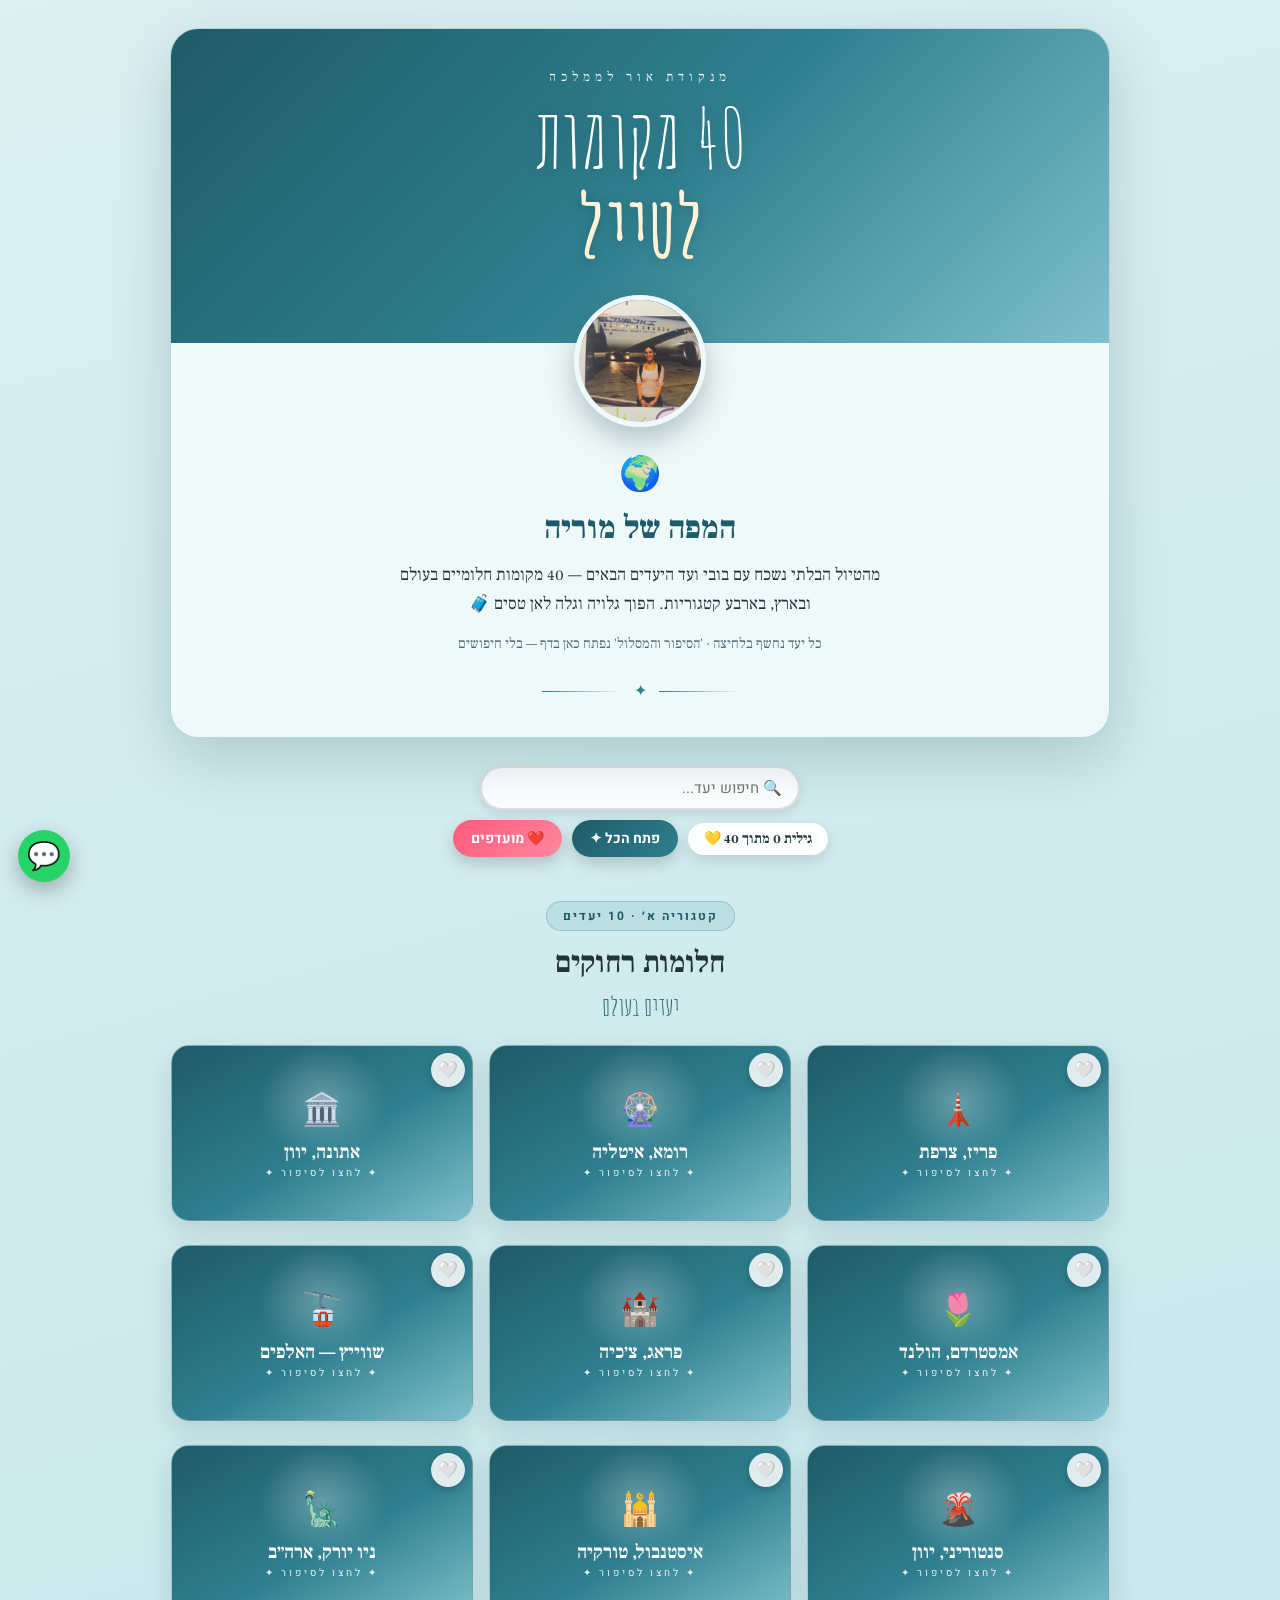
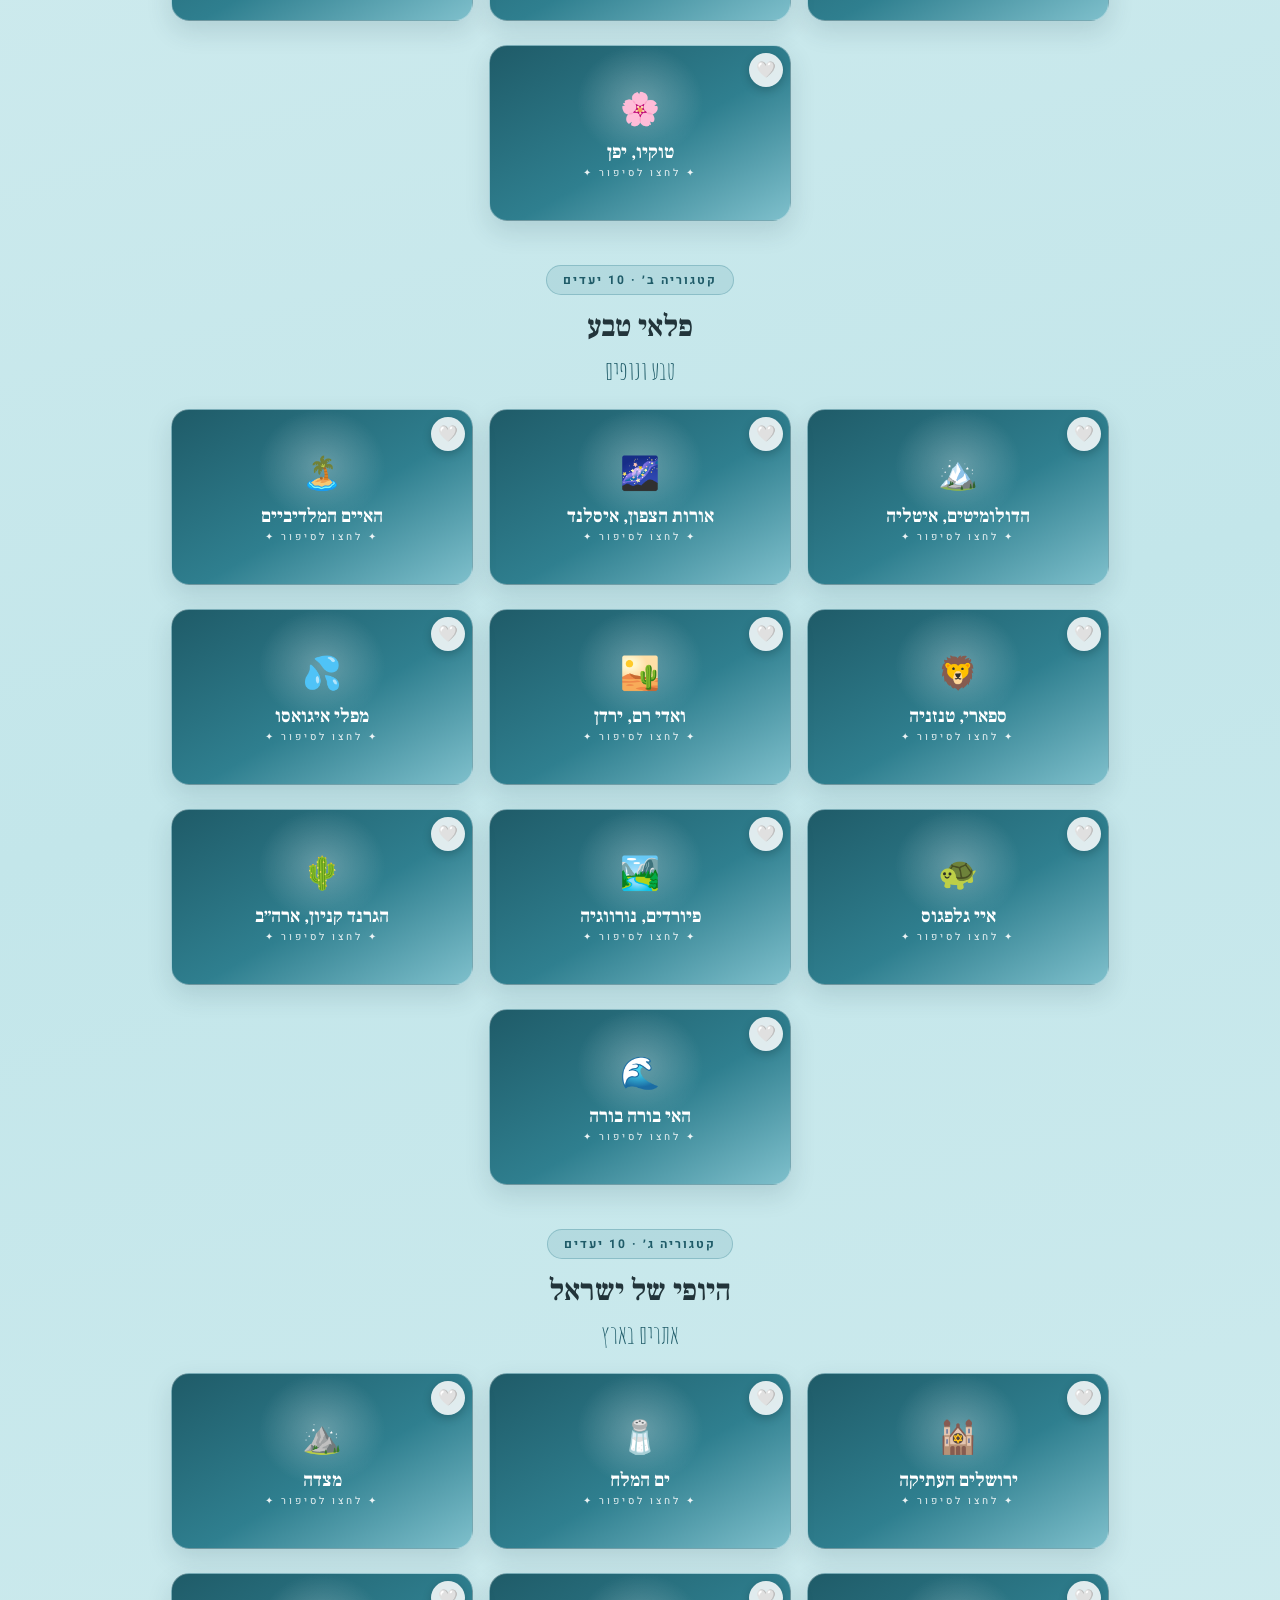
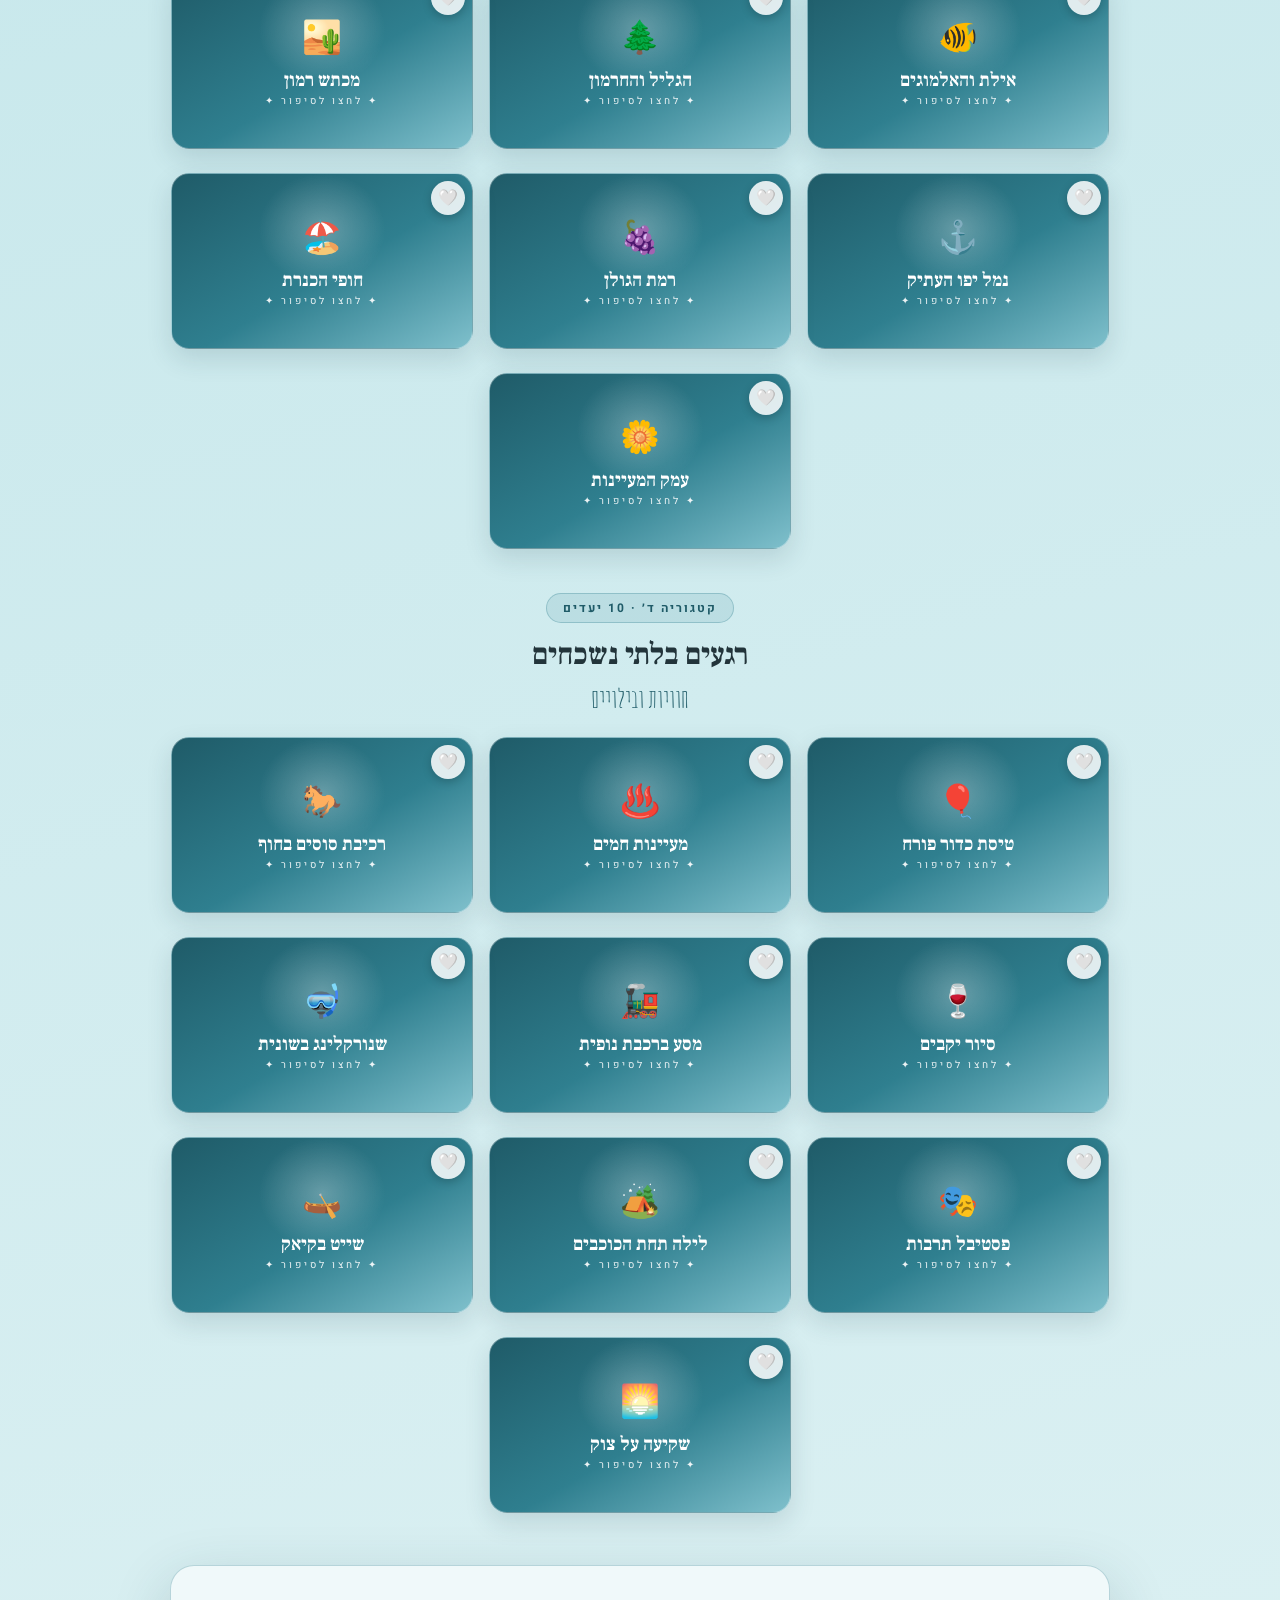
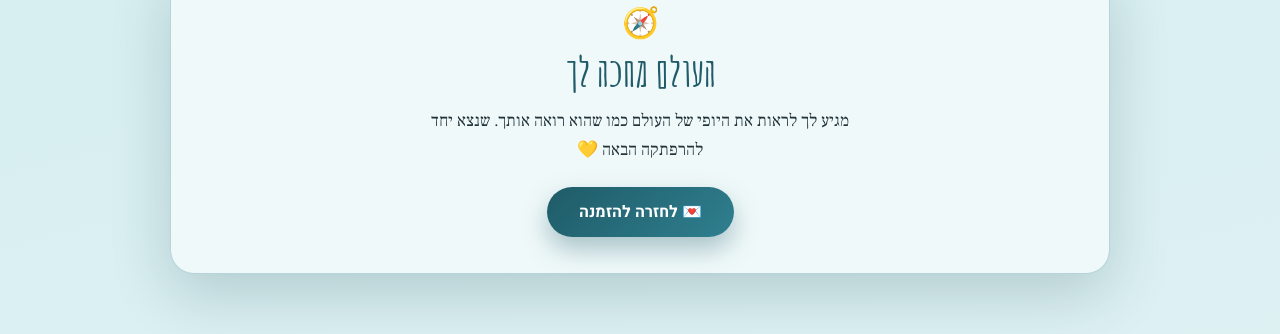
<file: travel.html>
<!DOCTYPE html>
<html lang="he" dir="rtl">
<head>
  <meta charset="UTF-8" />
  <meta name="viewport" content="width=device-width, initial-scale=1.0" />
  <title>40 מקומות לטייל · המפה של מוריה</title>
  <meta name="description" content="40 יעדים ומקומות לטייל בעולם ובארץ — מתנה למוריה, מנקודת אור לממלכה" />
  <link rel="icon" href="data:image/svg+xml,%3Csvg xmlns='http://www.w3.org/2000/svg' viewBox='0 0 100 100'%3E%3Ctext y='.9em' font-size='90'%3E👑%3C/text%3E%3C/svg%3E" />
  <meta property="og:type" content="website" />
  <meta property="og:title" content="40 מקומות לטייל 🌍" />
  <meta property="og:description" content="מתוך אתר החגיגה של מוריה — מנקודת אור לממלכה 💛" />
  <meta property="og:image" content="https://davidhaiintel.github.io/David-Hai-Cohen/04.jpg" />
  <meta property="og:url" content="https://davidhaiintel.github.io/David-Hai-Cohen/travel.html" />
  <link rel="preconnect" href="https://fonts.googleapis.com" />
  <link rel="preconnect" href="https://fonts.gstatic.com" crossorigin />
  <link href="https://fonts.googleapis.com/css2?family=Frank+Ruhl+Libre:wght@400;500;700;900&family=Heebo:wght@300;400;500;700&family=Amatic+SC:wght@700&display=swap" rel="stylesheet" />
  <style>
    :root {
      --sea: #2f7f8f; --sea-deep: #1f5b68; --sea-soft: #7fc0cc;
      --sand: #e6c688; --cream: #f0f9fa; --ink: #22343a; --ink-soft: #4e6b73;
      --shadow: 0 20px 60px rgba(20, 60, 70, 0.2);
    }
    * { margin: 0; padding: 0; box-sizing: border-box; }
    html { scroll-behavior: smooth; }
    body {
      font-family: "Heebo", sans-serif; color: var(--ink);
      background: radial-gradient(1100px 560px at 50% -10%, #e4f6f8 0%, transparent 60%),
        linear-gradient(165deg, #dcf0f2 0%, #c3e6ea 45%, #ddf1f3 100%);
      min-height: 100vh; padding: 28px 16px 60px; overflow-x: hidden;
    }
    .clouds { position: fixed; inset: 0; pointer-events: none; overflow: hidden; z-index: 0; }
    .clouds span { position: absolute; opacity: 0; animation: rise 13s linear infinite; font-size: 15px; }
    @keyframes rise { 0%{transform:translateY(20px);opacity:0} 15%{opacity:.8} 85%{opacity:.8} 100%{transform:translateY(-92vh);opacity:0} }

    .wrap { position: relative; z-index: 1; width: min(940px, 100%); margin: 0 auto; }
    .hero { background: var(--cream); border:1px solid rgba(47,127,143,.3); border-radius: 28px; box-shadow: var(--shadow); overflow: hidden; animation: r 1s cubic-bezier(.2,.8,.2,1) both; }
    @keyframes r { from{opacity:0;transform:translateY(30px)} to{opacity:1;transform:translateY(0)} }
    .hero-band { background: linear-gradient(135deg, var(--sea-deep), var(--sea) 52%, var(--sea-soft)); color:#fff; text-align:center; padding: 40px 24px 66px; }
    .hero-band .eyebrow { font-family:"Frank Ruhl Libre",serif; letter-spacing:5px; font-size:13px; opacity:.95; margin-bottom:10px; }
    .hero-band .big { font-family:"Amatic SC",cursive; font-size: clamp(48px,11vw,82px); line-height:1.05; padding-bottom:6px; text-shadow:0 2px 12px rgba(0,0,0,.18); }
    .hero-band .big b { display:block; font-size:1.05em; color: #fff2d6; }
    .portrait { position: relative; z-index: 2; width: 132px; height: 132px; margin: -48px auto 0; }
    .portrait-ring { width:100%; height:100%; border-radius:50%; overflow:hidden; border:5px solid var(--cream); box-shadow:0 12px 30px rgba(20,60,70,.3); }
    .portrait-ring img { width:100%; height:100%; object-fit:cover; object-position:center 30%; }
    .hero-body { text-align:center; padding: 22px 26px 30px; }
    .hero-body .globe { font-size: 34px; }
    .hero-body h1 { font-family:"Frank Ruhl Libre",serif; font-weight:900; font-size: clamp(23px,5vw,32px); color: var(--sea-deep); margin: 8px 0 12px; }
    .hero-body p { font-family:"Frank Ruhl Libre",serif; font-size:17px; line-height:1.7; color: var(--ink); max-width:52ch; margin:0 auto; }
    .hero-body .note { margin-top:14px; font-size:14px; color: var(--ink-soft); }
    .divider { display:flex; align-items:center; justify-content:center; gap:12px; margin: 22px auto 4px; color: var(--sea); }
    .divider::before,.divider::after { content:""; height:1px; width:80px; background: linear-gradient(to left, transparent, var(--sea)); }

    .group { margin-top: 44px; }
    .group-head { text-align:center; margin-bottom: 22px; }
    .group-head .g-kicker { display:inline-block; font-size:12px; font-weight:700; letter-spacing:2px; color: var(--sea-deep);
      background: rgba(47,127,143,.12); border:1px solid rgba(47,127,143,.3); padding:5px 16px; border-radius:999px; }
    .group-head h2 { font-family:"Frank Ruhl Libre",serif; font-weight:700; font-size: clamp(22px,5vw,30px); color: var(--ink); margin-top:12px; }
    .group-head .g-range { display:inline-block; margin-top:8px; font-family:"Amatic SC",cursive; font-size:26px; color: var(--sea-deep); }

    .grid { display:flex; flex-wrap:wrap; justify-content:center; gap: 24px 16px; }
    .place {
      flex: 0 1 calc((100% - 34px)/3); max-width: calc((100% - 34px)/3);
      position: relative; height: 176px; border-radius: 18px; cursor: pointer; overflow: hidden;
      opacity:0; transform:translateY(16px); transition: opacity .5s ease, transform .5s ease;
      box-shadow: 0 10px 26px rgba(20,60,70,.14);
    }
    .place.show { opacity:1; transform:translateY(0); }
    .place .content { position:absolute; inset:0; padding:18px; display:flex; flex-direction:column; justify-content:center; text-align:right;
      background: linear-gradient(160deg, #fff, #ecf7f8); border:1px solid rgba(47,127,143,.35); border-radius:18px; }
    .place .content .num { position:absolute; top:12px; inset-inline-end:14px; font-family:"Frank Ruhl Libre",serif; font-weight:900; font-size:13px; color: var(--sea); opacity:.65; }
    .place .content .emoji { font-size:26px; }
    .place .content h3 { font-family:"Frank Ruhl Libre",serif; font-weight:700; font-size:18px; color: var(--sea-deep); margin:5px 0 6px; }
    .place .content p { font-size:13.5px; line-height:1.5; color: var(--ink-soft); }
    .place .content .go { margin-top:8px; align-self:flex-start; font-size:12px; font-weight:700; color:#fff; text-decoration:none;
      background: linear-gradient(135deg, var(--sea-deep), var(--sea)); padding:5px 12px; border-radius:999px; }
    /* postcard cover that slides away */
    .place .stamp {
      position:absolute; inset:0; display:flex; flex-direction:column; align-items:center; justify-content:center; text-align:center;
      background: radial-gradient(90px 80px at 50% 32%, rgba(255,255,255,.28), transparent 70%),
        linear-gradient(150deg, var(--sea-deep), var(--sea) 55%, var(--sea-soft));
      color:#fff; border:1px solid rgba(255,255,255,.35); border-radius:18px; z-index:2;
      transition: transform .55s cubic-bezier(.4,0,.2,1), opacity .5s ease;
    }
    .place.open .stamp { transform: translateX(-105%) rotate(-4deg); opacity: 0; }
    .place .stamp .pin { font-size:32px; }
    .place .stamp .cname { margin-top:8px; font-family:"Frank Ruhl Libre",serif; font-weight:700; font-size:19px; line-height:1.25; padding:0 12px; }
    .place .stamp .cnum { margin-top:8px; font-family:"Amatic SC",cursive; font-size:26px; }
    .place .stamp .csub { font-size:10px; letter-spacing:3px; opacity:.9; margin-top:2px; }

    .closing { margin-top: 52px; text-align:center; background: var(--cream); border:1px solid rgba(47,127,143,.3); border-radius:24px; padding: 36px 26px; box-shadow: var(--shadow); }
    .closing h2 { font-family:"Amatic SC",cursive; font-size:40px; color: var(--sea-deep); margin-bottom:10px; }
    .closing p { font-family:"Frank Ruhl Libre",serif; font-size:17px; line-height:1.7; max-width:46ch; margin:0 auto; color: var(--ink); }
    .invite-btn { display:inline-flex; gap:8px; margin-top:22px; padding:13px 32px; border-radius:999px;
      background: linear-gradient(135deg, var(--sea-deep), var(--sea)); color:#fff; font-weight:700; text-decoration:none; box-shadow:0 12px 26px rgba(31,91,104,.35); transition: transform .2s ease; }
    .invite-btn:hover { transform: translateY(-2px); }

    @media (max-width: 680px) { .place { flex-basis: calc((100% - 16px)/2); max-width: calc((100% - 16px)/2); } }
    @media (max-width: 460px) { .place { flex-basis: 100%; max-width: 100%; } }

    /* חלון סיפור ומסלול */
    .modal-back { position: fixed; inset: 0; background: rgba(15,45,55,.55); display: none; align-items: center; justify-content: center; z-index: 60; padding: 20px; }
    .modal-back.open { display: flex; }
    .modal { background: var(--cream); border-radius: 22px; width: min(460px, 100%); max-height: 86vh; overflow: auto; box-shadow: var(--shadow); border: 1px solid rgba(47,127,143,.35); animation: r .35s ease both; }
    .modal-head { background: linear-gradient(135deg, var(--sea-deep), var(--sea)); color:#fff; padding: 22px 20px; text-align:center; position:relative; }
    .modal-head .m-emoji { font-size: 34px; }
    .modal-head h3 { font-family:"Frank Ruhl Libre",serif; font-size: 24px; margin-top:6px; }
    .modal-close { position:absolute; top:12px; inset-inline-start:14px; width:34px; height:34px; border:none; border-radius:50%; background:rgba(255,255,255,.22); color:#fff; font-size:16px; cursor:pointer; }
    .modal-body { padding: 20px 24px 26px; text-align: right; }
    .modal-body h4 { font-family:"Frank Ruhl Libre",serif; color: var(--sea-deep); font-size:16px; margin: 12px 0 6px; }
    .modal-body p { font-size:15px; line-height:1.7; color: var(--ink); }
    .modal-body ul { padding-inline-start: 20px; }
    .modal-body li { font-size:14.5px; line-height:1.6; color: var(--ink); margin-bottom:5px; }
  </style>
</head>
<body>
  <div class="clouds" id="clouds" aria-hidden="true"></div>
  <div class="wrap">
    <header class="hero">
      <div class="hero-band">
        <p class="eyebrow">מנקודת אור לממלכה</p>
        <div class="big">40 מקומות<b>לטייל</b></div>
      </div>
      <div class="portrait"><div class="portrait-ring"><img src="04.jpg" alt="מוריה" /></div></div>
      <div class="hero-body">
        <div class="globe">🌍</div>
        <h1>המפה של מוריה</h1>
        <p>מהטיול הבלתי נשכח עם בובי ועד היעדים הבאים — 40 מקומות חלומיים בעולם ובארץ, בארבע קטגוריות. הפוך גלויה וגלה לאן טסים 🧳</p>
        <p class="note">כל יעד נחשף בלחיצה · 'הסיפור והמסלול' נפתח כאן בדף — בלי חיפושים</p>
        <div class="divider"><span>✦</span></div>
      </div>
    </header>

    <main id="root"></main>

    <section class="closing">
      <div style="font-size:30px">🧭</div>
      <h2>העולם מחכה לך</h2>
      <p>מגיע לך לראות את היופי של העולם כמו שהוא רואה אותך. שנצא יחד להרפתקה הבאה 💛</p>
      <a class="invite-btn" href="invitation.html">💌 לחזרה להזמנה</a>
    </section>
  </div>

  <div class="modal-back" id="modal-back" aria-hidden="true">
    <div class="modal" role="dialog" aria-modal="true">
      <div class="modal-head">
        <button class="modal-close" id="modal-close" aria-label="סגירה">✕</button>
        <div class="m-emoji" id="m-emoji"></div>
        <h3 id="m-title"></h3>
      </div>
      <div class="modal-body" id="m-body"></div>
    </div>
  </div>

  <script>
    const GROUPS = [
      { kicker:"קטגוריה א׳", range:"יעדים בעולם", title:"חלומות רחוקים",
        items:[
          { e:"🗼", t:"פריז, צרפת", d:"עיר האורות, האהבה והקרואסונים." },
          { e:"🎡", t:"רומא, איטליה", d:"קולוסיאום, מזרקות ופסטה נצחית." },
          { e:"🏛️", t:"אתונה, יוון", d:"האקרופוליס והשורשים של התרבות." },
          { e:"🌷", t:"אמסטרדם, הולנד", d:"תעלות, פרחים ואופניים." },
          { e:"🏰", t:"פראג, צ׳כיה", d:"עיר אגדות עם גשר וטירה." },
          { e:"🚡", t:"שווייץ — האלפים", d:"פסגות מושלגות ואגמים צלולים." },
          { e:"🌋", t:"סנטוריני, יוון", d:"בתים לבנים ושקיעות מעל הים." },
          { e:"🕌", t:"איסטנבול, טורקיה", d:"מפגש של מזרח ומערב." },
          { e:"🗽", t:"ניו יורק, ארה״ב", d:"העיר שלא ישנה לעולם." },
          { e:"🌸", t:"טוקיו, יפן", d:"בין מקדשים עתיקים לניאון עתידני." },
        ] },
      { kicker:"קטגוריה ב׳", range:"טבע ונופים", title:"פלאי טבע",
        items:[
          { e:"🏔️", t:"הדולומיטים, איטליה", d:"רכסים דרמטיים ואגמים טורקיז." },
          { e:"🌌", t:"אורות הצפון, איסלנד", d:"ריקוד אורות ירוק בשמי הלילה." },
          { e:"🏝️", t:"האיים המלדיביים", d:"מים צלולים ובקתות מעל הלגונה." },
          { e:"🦁", t:"ספארי, טנזניה", d:"סרנגטי וחיות הבר בטבע." },
          { e:"🏜️", t:"ואדי רם, ירדן", d:"מדבר אדום כמו כוכב אחר." },
          { e:"💦", t:"מפלי איגואסו", d:"עוצמה של מים בין ברזיל וארגנטינה." },
          { e:"🐢", t:"איי גלפגוס", d:"גן עדן של חיות נדירות." },
          { e:"🏞️", t:"פיורדים, נורווגיה", d:"מצוקים ומים בין ההרים." },
          { e:"🌵", t:"הגרנד קניון, ארה״ב", d:"תהום עצומה שחוצבה במיליוני שנים." },
          { e:"🌊", t:"האי בורה בורה", d:"פנינה טרופית בפולינזיה." },
        ] },
      { kicker:"קטגוריה ג׳", range:"אתרים בארץ", title:"היופי של ישראל",
        items:[
          { e:"🕍", t:"ירושלים העתיקה", d:"אבן, היסטוריה וקדושה בכל פינה." },
          { e:"🧂", t:"ים המלח", d:"לצוף על המים הכי נמוכים בעולם." },
          { e:"⛰️", t:"מצדה", d:"זריחה מעל המדבר וההיסטוריה." },
          { e:"🐠", t:"אילת והאלמוגים", d:"צלילה בים סוף הצבעוני." },
          { e:"🌲", t:"הגליל והחרמון", d:"נחלים ירוקים ושלג בחורף." },
          { e:"🏜️", t:"מכתש רמון", d:"פלא גיאולוגי בלב הנגב." },
          { e:"⚓", t:"נמל יפו העתיק", d:"סמטאות, אמנות וים." },
          { e:"🍇", t:"רמת הגולן", d:"יקבים, מפלים ונופים פתוחים." },
          { e:"🏖️", t:"חופי הכנרת", d:"מים מתוקים בין ההרים." },
          { e:"🌼", t:"עמק המעיינות", d:"מעיינות זכים ושבילי אופניים." },
        ] },
      { kicker:"קטגוריה ד׳", range:"חוויות ובילויים", title:"רגעים בלתי נשכחים",
        items:[
          { e:"🎈", t:"טיסת כדור פורח", d:"לרחף מעל הנוף עם הזריחה." },
          { e:"♨️", t:"מעיינות חמים", d:"רגיעה מוחלטת בטבע." },
          { e:"🐎", t:"רכיבת סוסים בחוף", d:"חופש ליד הים." },
          { e:"🍷", t:"סיור יקבים", d:"טעימות יין בין הכרמים." },
          { e:"🚂", t:"מסע ברכבת נופית", d:"נופים שחולפים מבעד לחלון." },
          { e:"🤿", t:"שנורקלינג בשונית", d:"עולם תת-ימי קסום." },
          { e:"🎭", t:"פסטיבל תרבות", d:"מוזיקה, אוכל ואמנות מקומית." },
          { e:"🏕️", t:"לילה תחת הכוכבים", d:"קמפינג ושמיים זרועי כוכבים." },
          { e:"🛶", t:"שייט בקיאק", d:"שקט על המים בין הנופים." },
          { e:"🌅", t:"שקיעה על צוק", d:"רגע של הודיה מול האופק." },
        ] },
    ];

    // סיפור ומסלול לכל יעד (אינדקס = מספר היעד - 1)
    const INFO = [
      { s:"פריז מתגלה ברגעים הקטנים יותר מאשר באטרקציות: קרואסון חמים במאפייה שכונתית עם שחר, שיטוט חסר מטרה ברובע מָארֶה בין גלריות לחנויות וינטג׳, וכוס יין על גדת הסֵן כשהעיר נדלקת באורות. הטיפ המקומי — לעלות למונמארטר לפנות ערב, לשבת על מדרגות הסָאקְרֶה-קֶר ולצפות בעיר נפרשת מתחת בזמן שאמן רחוב מנגן.", r:["בוקר במָארֶה ומאפייה מקומית","שקיעה ממדרגות מונמארטר","שיט לילי על הסן"] },
      { s:"ברומא ההיסטוריה נמצאת מתחת לרגליים — פונים מסמטה אקראית ונתקלים במקדש בן אלפיים שנה. זורקים מטבע למזרקת טרֶווי (לפי האגדה זה מבטיח שתחזרו), אוכלים פסטה קָצ׳ו-אֶ-פֶּפֶּה בטרסטֶוֶרֶה תחת פנסים תלויים, ולומדים לשתות אספרסו בעמידה ליד הבָּר כמו מקומיים. טיפ: הקולוסֵאום מרשים הרבה יותר ברגע הפתיחה בבוקר, לפני ההמונים.", r:["הקולוסאום עם הפתיחה","טרסטוורה בערב","גלידה אצל ג׳וליטי"] },
      { s:"אתונה היא מפגש חי בין העתיק לעכשווי: בבוקר מטפסים לאקרופוליס ולפרתנון המשקיפים על העיר כולה, ואחר הצהריים נבלעים בשוק מונַסטירָאקי ובסמטאות פְּלָאקָה עם טברנות משפחתיות. שבו בכיכר קטנה, הזמינו מֶזֶה וסלט יווני אמיתי, ותנו לזמן להימתח.", r:["אקרופוליס מוקדם בבוקר","שוטטות בפלאקה","טברנה עם נוף לאקרופוליס"] },
      { s:"אמסטרדם הכי יפה מהאוכף של אופניים או מסירה שקטה בתעלות, כשבתים צרים ונטויים משתקפים במים. בין מוזיאון ואן גוך לבית אנה פרנק, השאירו זמן לשבת בבית קפה 'חום' מסורתי ולגלות את שכונת יוֹרְדָאן הקסומה. טיפ: קנו כרטיסים למוזיאונים מראש — התורים ארוכים מאוד.", r:["שיט בתעלות","מוזיאון ואן גוך","שכונת יורדאן ובית קפה חום"] },
      { s:"פראג נראית כאילו יצאה מספר אגדות — גשר קארל עם פסליו בזריחה (לפני ההמונים), טירת פראג המשקיפה על גגות אדומים, והשעון האסטרונומי שמושך קהל בכל שעה עגולה. רדו לסמטאות העיר העתיקה, טעמו טְרְדֶלְניק חם, ושתו בירה צ׳כית שנחשבת מהטובות בעולם.", r:["גשר קארל בזריחה","טירת פראג","בירה צ׳כית בעיר העתיקה"] },
      { s:"האלפים השווייצריים הם קתדרלה של טבע: רכבל מטפס אל יונגפְראו — 'גג אירופה', אגם לוצֶרן צלול כמראה, ומסלולי הליכה בין פרות עם פעמונים וכפרים שנראים מצוירים. טיפ: כרטיס Swiss Travel Pass חוסך הון על רכבות נוף מרהיבות.", r:["רכבל ליונגפראו","שיט באגם לוצרן","מסלול אלפיני בין הכפרים"] },
      { s:"סנטוריני היא שקיעה שכולם רודפים אחריה — בתים לבנים וכיפות כחולות נצמדים למצוק מעל קַלדֶרה געשית. הימנעו מהצפיפות באוֹיָה והתמקמו מוקדם, או מצאו מרפסת שקטה בפירוֹסטֶפָני עם כוס יין מקומי. טיפ: החופים הגעשיים (אדום ושחור) שווים ביקור בבוקר.", r:["שקיעה באויה","כפר פירוסטפני","חוף אדום ויין מקומי"] },
      { s:"איסטנבול חיה על התפר בין אירופה לאסיה, וזה מורגש בכל חוש: הד המואזין מעל איה סופיה, ריחות התבלינים בבזאר הגדול, וכוס צ׳אי על מעבורת שחוצה את הבוספורוס בשקיעה. טיפ: קומו למסגד הכחול מוקדם, ואל תפספסו את בור המים העתיק (Basilica Cistern).", r:["איה סופיה והמסגד הכחול","הבזאר הגדול","שיט על הבוספורוס בשקיעה"] },
      { s:"ניו יורק היא אנרגיה שאי אפשר לזייף — מרכז פארק ירוק בלב הבטון, גשר ברוקלין ברגל אל קו רקיע מצטלם, והופעת ג׳אז קטנה בווילג׳ בלילה. דלגו על התור לפסל החירות לטובת מעבורת סטטן איילנד החינמית שחולפת ממש לידו. טיפ: הזמינו ברודוויי מראש, ואכלו בשוק צֶ׳לסי.", r:["סנטרל פארק וגשר ברוקלין","מעבורת סטטן איילנד","הופעה או ברודוויי"] },
      { s:"טוקיו מזגזגת בין עבר לעתיד בתוך רחוב אחד: מקדש סֶנסו-ג׳י העתיק, צומת שיבּויה שבו אלפי אנשים חוצים יחד, וסמטת אוכל זעירה עם רָמֶן מהביל. טיפ: קומו לשוק צוקיג׳י לארוחת בוקר של סושי טרי, ותנו לעצמכם ללכת לאיבוד בשכונות.", r:["מקדש סנסו-ג׳י","צומת שיבויה","סושי בוקר בצוקיג׳י"] },
      { s:"הדולומיטים באיטליה הם דרמה של סלע ורוד ואגמי טורקיז: אגם בְּרָאיֶס עם סירות עץ, הטרק סביב טְרֶה צ׳ימֶה, וכפרים אלפיניים עם קפוצ׳ינו ונוף. טיפ: הגיעו לאגם בְּרָאיֶס עם שחר — בשעות היום הוא מוצף מבקרים.", r:["אגם בראייס עם שחר","טרק טרה צ׳ימה","כפר אלפיני וקפה עם נוף"] },
      { s:"לראות את הזוהר הצפוני רוקד בירוק וסגול מעל הראש זו חוויה שמשנה משהו בפנים. משלבים אותה עם 'מעגל הזהב' — מפלים, גייזרים ובקעים — ורחצה במעיינות החמים של הלגונה הכחולה. טיפ: אפליקציית תחזית זוהר + שמיים בהירים, הרחק מאורות העיר = ההזדמנות הכי טובה.", r:["ציד זוהר צפוני","מעגל הזהב (גולפוס וגייזרים)","הלגונה הכחולה"] },
      { s:"המלדיביים הם ההגדרה של גן עדן שקט — בקתה על כלונסאות מעל לגונה טורקיז, שונית אלמוגים במרחק צלילה, ושקיעה כתומה ששוברת שיאים. טיפ: אי 'מקומי' (לא ריזורט) מציע חוויה אותנטית וזולה בהרבה, עם שנורקלינג לא פחות מרהיב.", r:["בקתה מעל המים","שנורקלינג בשונית","שקיעה על סירה מסורתית"] },
      { s:"בספארי בסֶרֶנגֶטי הזמן נעצר כשעדר פילים חוצה מולך או אריה משתרע בצל שיטה. משלימים עם מכתש נגורונגורו — 'תיבת נוח' של אפריקה — ומפגש עם שבט המסאי. טיפ: עונת ההגירה הגדולה (יולי–אוקטובר) היא אחד המחזות המרשימים בטבע.", r:["ספארי בסרנגטי","מכתש נגורונגורו","ביקור בכפר מסאי"] },
      { s:"ואדי רם הוא מדבר אדום שנראה כמו כוכב אחר — לא במקרה צולמו כאן סרטים על מאדים. שועטים בג׳יפ בין מצוקי חול ענקיים, ישנים באוהל בדואי תחת שמי כוכבים נדירים, ומתעוררים לזריחה שצובעת הכול בזהב. טיפ: לינה במחנה עם ארוחת זַרְבּ בדואית מסורתית.", r:["ספארי ג׳יפ במדבר","לינה במחנה בדואי","זריחה בין הצוקים"] },
      { s:"מפלי איגואסו הם קיר של מים שמרעיד את הקרקע — מאות מפלים בין ברזיל לארגנטינה, ובמרכזם 'גרון השטן' הענק. הצד הארגנטינאי מקרב אותך ממש אל הקצה, והברזילאי נותן את הפנורמה. טיפ: קחו שיט מתחת למפלים — תצאו רטובים ומאושרים.", r:["גרון השטן","שבילי המפלים","שיט מתחת למפל"] },
      { s:"איי גלפגוס הם מעבדת החיים של דרווין — צבי ענק בני מאה, אריות ים שמשחקים לצידך במים, ואיגואנות ים פרהיסטוריות. אין עוד מקום שבו חיות הבר כל כך לא מפחדות מבני אדם. טיפ: שייט בין האיים מגיע לפינות שסירות יום לא מגיעות אליהן.", r:["צבי ענק","שנורקלינג עם אריות ים","איגואנות ים"] },
      { s:"הפיורדים הנורווגיים הם מצוקים ירוקים שצוללים אל מים שחורים ושקטים — נוף שגורם להרגיש קטן וברוך גם יחד. שייט בגַאירַנגֶר-פיורד, טיפוס אל צוק פרֵייקֶסטולֶן המשקיף מ-600 מטר, ורכבת פְלוֹם התלולה. טיפ: אור היום האינסופי בקיץ מאפשר טיולים גם בערב.", r:["שיט בגאירנגר-פיורד","טיפוס לפרייקסטולן","רכבת פלום"] },
      { s:"הגרנד קניון לא נתפס במצלמה — רק כשעומדים על השפה ומרגישים את השקט האינסופי של תהום בת מיליוני שנים. הזריחה והשקיעה צובעות את השכבות באדום, כתום וסגול. טיפ: ירידה קצרה בשביל Bright Angel נותנת פרספקטיבה אחרת לגמרי — קחו הרבה מים.", r:["תצפית סאות׳ רים","זריחה על השפה","ירידה בשביל בּרַייט אנג׳ל"] },
      { s:"בורה בורה היא פנינה בלב האוקיינוס השקט — הר געש ירוק שעוטה לגונה בכל גווני הטורקיז, ובקתות עץ מעל המים. שנורקלינג עם רַיות ודגי אלמוגים, ושקיעה פולינזית שנראית לא אמיתית. טיפ: סיבוב סירה בלגונה עם ארוחת דגים על אי קטן.", r:["בקתה מעל הלגונה","שנורקלינג עם ריות","שקיעה פולינזית"] },
      { s:"העיר העתיקה בירושלים היא עולם ומלואו בתוך חומות: אבן שספגה אלפי שנים, הכותל המערבי שאליו נדחקים פתקים ותפילות, וארבעה רבעים שלכל אחד ריח וצליל אחר. שוטטו בשווקים, טעמו מאפה טרי, ותנו לקדושה ולהמולה לחיות זו לצד זו. טיפ: תצפית מהגגות נותנת פרספקטיבה שקטה על הכול.", r:["הכותל המערבי","שווקי הרבעים","תצפית גגות בעיר העתיקה"] },
      { s:"ים המלח הוא חוויה שאין דומה לה — לצוף בלי מאמץ על המים המלוחים בעולם, למרוח בוץ מינרלי שמחליק את העור, ולצפות בשקיעה שצובעת את הרי מואב מעבר. טיפ: אל תתגלחו לפני הטבילה, ושתו הרבה מים — החום יבש ומתעתע.", r:["ציפה במים המלוחים","טיפול בוץ מינרלי","שקיעה מול הרי מואב"] },
      { s:"לעלות למצדה עם שחר בשביל הנחש ולראות את השמש עולה מעל ים המלח — רגע ששווה את הקימה המוקדמת. למעלה מחכה סיפור של גבורה, ארמון הורדוס ונוף מדברי אינסופי. טיפ: אם השביל קשה, הרכבל מהיר ונוח — אבל הזריחה שווה את המאמץ.", r:["זריחה בפסגה","שביל הנחש או רכבל","ארמון הורדוס"] },
      { s:"מתחת לפני המים באילת מסתתר יער אלמוגים צבעוני עם דגים בכל גוון — עולם שלם במרחק צלילה מהחוף. שמורת האלמוגים, האקווריום התת-ימי, ושחייה בין דגי ליצן. טיפ: בוקר מוקדם = מים צלולים ופחות אנשים.", r:["שמורת האלמוגים","אקווריום תת-ימי","שנורקלינג מהחוף"] },
      { s:"הגליל מתחלף עם העונות — נחלים זורמים וירוק בחורף, שדות פורחים באביב, ושלג על החרמון שמאפשר אפילו לגלוש. שלבו יקב בוטיק, ארוחה כפרית ונוף פתוח. טיפ: פריחת הכלניות והרקפות בחורף הופכת את הגליל לשטיח צבעוני.", r:["חרמון בחורף","נחל עיון או בניאס","יקב בוטיק בגליל"] },
      { s:"מכתש רמון הוא פלא גיאולוגי שאין כמותו בעולם — בקע ענק שנפער בלב הנגב, עם שכבות סלע צבעוניות ושקט מדברי מוחלט. תצפית ממצפה רמון, טרק אל לב המכתש, ולינה תחת שמיכת כוכבים בלי זיהום אור. טיפ: לילה ללא ירח = שמי כוכבים מהיפים בישראל.", r:["תצפית מצפה רמון","טרק בלב המכתש","לינה תחת כוכבים"] },
      { s:"יפו העתיקה היא סמטאות אבן, ריח ים ואמנות בכל פינה — שוק פשפשים תוסס, מרפסות עם נוף לתל אביב, וטיילת נמל ששוקקת בשקיעה. שבו על סלע מול הים, אכלו חומוס אגדי, ותנו לעתיק ולעכשווי להתערבב. טיפ: שעת בין הערביים היא הזמן הכי יפה לצלם.", r:["שוק הפשפשים","סמטאות העיר העתיקה","טיילת הנמל בשקיעה"] },
      { s:"הגולן הוא מרחבים פתוחים, מפלים זורמים ויקבים בגובה — נוף שנפתח לכל הכיוונים. מפל הבניאס העוצמתי, תצפית מהר בֶּנטַל אל הרחבה, ויין מרמת הגולן שזכה בפרסים. טיפ: האביב הוא העונה הכי ירוקה ופורחת בגולן.", r:["מפל הבניאס","הר בנטל","יקב רמת הגולן"] },
      { s:"הכנרת היא ים מתוק מוקף הרים — חוף שקט לפיקניק משפחתי, טיילת טבריה בערב, ושקיעה כתומה שנשפכת על המים. השכירו סאפ או קיאק, או פשוט שבו על המים עם קפה. טיפ: החופים הצפוניים שקטים ויפים יותר מהמרכזיים.", r:["חוף שקט לפיקניק","סאפ או קיאק","שקיעה על המים"] },
      { s:"עמק המעיינות הוא נווה מדבר של מים זכים — גן השלושה (הסחנֶה) עם בריכות טבעיות פושרות כל השנה, שבילי אופניים בין מטעים, ומעיינות נסתרים. טיפ: הגיעו לסחנֶה מוקדם בבוקר לפני הקהל, ותיהנו מהמים לעצמכם.", r:["גן השלושה (הסחנה)","שביל אופניים בין המטעים","מעיין נסתר בטבע"] },
      { s:"אין רוגע כמו לרחף בדממה מעל הנוף עם הזריחה, כשרק להבת הבלון שוברת את השקט. קפדוקיה או עמק לואר מדהימים — אבל גם מעל עמקי ישראל יש טיסות שחר בלתי נשכחות.", r:["המראה עם שחר","נוף מהאוויר","כוסית בנחיתה"] },
      { s:"רגיעה מוחלטת כשהגוף שוקע במים חמים בלב הטבע, הרחק מהטלפון. הסוד — לבוא בשעה שקטה, לתת לחום להרפות את השרירים, ולהקשיב רק לטבע מסביב.", r:["בריכה טבעית חמה","עיסוי מפנק","שקט מוחלט"] },
      { s:"אין חופש כמו דהירה על קו המים כשהשמש שוקעת מאחור והרסס עולה. גם למתחילים — הליכה רגועה על החוף עם הסוס היא חוויה שלמה ומרגיעה.", r:["רכיבה על קו המים","שקיעה מהאוכף","חוות סוסים"] },
      { s:"סיור יקבים הוא מסע של חושים — הליכה בין הגפנים, סיפור על הבציר, וטעימה של יין שנולד במקום. השילוב של גבינות, נוף פתוח וכוס יין הופך כל ביקור לחגיגה זוגית.", r:["סיור ביקב","טעימת יינות","ארוחה זוגית בין הגפנים"] },
      { s:"מסע ברכבת נופית הוא הדרך הכי רגועה לראות עולם — נופים שחולפים מבעד לחלון, עצירות בכפרים ציוריים, וכוס קפה בקרון בזמן שההרים גולשים לאחור.", r:["מסלול הררי","עצירה בכפר ציורי","קפה בקרון"] },
      { s:"מתחת לפני המים מחכה עולם שלם ושקט — שונית אלמוגים צבעונית, להקות דגים שנעות יחד, והתחושה של לרחף בלי משקל. טיפ: מים רגועים ובוקר מוקדם = ראות מושלמת.", r:["שונית אלמוגים","דגים צבעוניים","צלילה חופשית"] },
      { s:"פסטיבל תרבות הוא לב פועם של מקום — הופעות חיות, ריחות של אוכל רחוב, ואמנות שממלאת את הרחובות. הדרך הכי טובה להרגיש את הדופק המקומי האמיתי.", r:["הופעות חיות","דוכני אוכל","אמנות רחוב"] },
      { s:"לילה בטבע תחת כיפת כוכבים מחזיר משהו פשוט ונשכח — מדורה, שקט, ושמיים זרועי כוכבים בלי זיהום אור. טיפ: לילה ללא ירח חושף אלפי כוכבים ואפילו את שביל החלב.", r:["הקמת אוהל","מדורה","צפייה בכוכבים"] },
      { s:"קיאק על מים שקטים הוא מדיטציה בתנועה — חתירה איטית לתוך מפרצים נסתרים, ורק קול המשוט במים. עצרו על חוף מבודד לפיקניק שאין יפה ממנו.", r:["חתירה רגועה","מפרצים נסתרים","פיקניק על החוף"] },
      { s:"יש רגע אחד ביום שבו הכול נעצר — שקיעה מעל צוק, מול האופק, עם שמיכה וכוס משהו חם. רגע של הודיה פשוט, שנשאר בזיכרון הרבה אחרי שהשמים כבים.", r:["נקודת תצפית","שמיכה וכיבוד","צפייה בשקיעה"] },
    ];

    (function build() {
      const root = document.getElementById("root");
      let n = 0;
      GROUPS.forEach((g) => {
        const sec = document.createElement("section");
        sec.className = "group";
        sec.innerHTML = `<div class="group-head"><span class="g-kicker">${g.kicker} · 10 יעדים</span><h2>${g.title}</h2><div class="g-range">${g.range}</div></div>`;
        const grid = document.createElement("div"); grid.className = "grid";
        g.items.forEach((it) => {
          n++;
          const idx = n - 1;
          const card = document.createElement("article"); card.className = "place";
          card.innerHTML = `
            <div class="content">
              <div class="num">#${n}</div>
              <div class="emoji">${it.e}</div>
              <h3>${it.t}</h3>
              <p>${it.d}</p>
              <button class="go" type="button">📖 הסיפור והמסלול</button>
            </div>
            <div class="stamp">
              <div class="pin">${it.e}</div>
              <div class="cname">${it.t}</div>
              <div class="csub">✦ לחצו לסיפור ✦</div>
            </div>`;
          card.addEventListener("click", () => card.classList.toggle("open"));
          card.querySelector(".go").addEventListener("click", (ev) => { ev.stopPropagation(); openPlace(idx, it); });
          grid.appendChild(card);
        });
        sec.appendChild(grid); root.appendChild(sec);
      });
      const io = new IntersectionObserver((es)=>es.forEach((e)=>{ if(e.isIntersecting){e.target.classList.add("show");io.unobserve(e.target);} }), { threshold:.12 });
      document.querySelectorAll(".place").forEach((c)=>io.observe(c));
    })();

    // חלון סיפור ומסלול
    const mBack = document.getElementById("modal-back");
    function openPlace(idx, it) {
      const info = INFO[idx];
      document.getElementById("m-emoji").textContent = it.e;
      document.getElementById("m-title").textContent = it.t;
      const bullets = info.r.map((x) => `<li>${x}</li>`).join("");
      document.getElementById("m-body").innerHTML =
        `<h4>📍 הסיפור</h4><p>${info.s}</p><h4>🧭 מסלול מומלץ</h4><ul>${bullets}</ul>`;
      mBack.classList.add("open");
    }
    function closePlace() { mBack.classList.remove("open"); }
    document.getElementById("modal-close").addEventListener("click", closePlace);
    mBack.addEventListener("click", (e) => { if (e.target === mBack) closePlace(); });
    document.addEventListener("keydown", (e) => { if (e.key === "Escape") closePlace(); });

    (function () {
      const layer = document.getElementById("clouds");
      const g = ["✈️","☁️","✦","🧭","🗺️"];
      for (let i=0;i<18;i++){ const s=document.createElement("span"); s.textContent=g[Math.floor(Math.random()*g.length)];
        s.style.left=Math.random()*100+"vw"; s.style.fontSize=10+Math.random()*16+"px";
        s.style.animationDuration=11+Math.random()*8+"s"; s.style.animationDelay=-Math.random()*12+"s"; layer.appendChild(s); }
    })();
    // סרגל: מד התקדמות + פתח/סגור הכל
    (function(){
      const cards=()=>document.querySelectorAll('.grid article'); if(!cards().length)return;
      const st=document.createElement('style');
      st.textContent='.cardbar{display:flex;gap:10px;align-items:center;justify-content:center;flex-wrap:wrap;margin:28px auto 0}.cardbar .cb-count{font-family:"Frank Ruhl Libre",serif;font-weight:700;background:rgba(255,255,255,.92);color:#22343a;padding:7px 16px;border-radius:999px;box-shadow:0 6px 16px rgba(0,0,0,.12);font-size:14px}.cardbar .cb-btn{cursor:pointer;border:none;font-family:"Heebo",sans-serif;font-weight:700;font-size:14px;color:#fff;background:linear-gradient(135deg,#1f5b68,#2f7f8f);padding:8px 18px;border-radius:999px;box-shadow:0 6px 16px rgba(0,0,0,.18)}';
      document.head.appendChild(st);
      const bar=document.createElement('div');bar.className='cardbar';bar.innerHTML='<span class="cb-count"></span><button class="cb-btn" type="button"></button>';
      const main=document.querySelector('main');main.parentNode.insertBefore(bar,main);
      const countEl=bar.querySelector('.cb-count'),btn=bar.querySelector('.cb-btn');
      const upd=()=>{const a=cards();const o=[...a].filter(c=>c.classList.contains('open')).length;countEl.textContent='גילית '+o+' מתוך '+a.length+' 💛';btn.textContent=(o>=a.length?'סגור הכל ✦':'פתח הכל ✦');};
      document.addEventListener('click',e=>{if(e.target.closest('.grid article'))setTimeout(upd,0);});
      btn.addEventListener('click',()=>{const a=[...cards()];const allOpen=a.every(c=>c.classList.contains('open'));a.forEach(c=>c.classList.toggle('open',!allOpen));upd();});
      upd();
    })();
    // מועדפים ❤️
    (function(){
      const cards=[...document.querySelectorAll('.grid article')]; if(!cards.length)return;
      const page=(location.pathname.split('/').pop()||'index').replace('.html','');
      const KEY='fav:'+page;
      const load=()=>{try{return JSON.parse(localStorage.getItem(KEY)||'[]')}catch(e){return[]}};
      let favs=load(); const save=()=>localStorage.setItem(KEY,JSON.stringify(favs));
      const st=document.createElement('style');
      st.textContent='.favbtn{position:absolute;top:8px;inset-inline-start:8px;z-index:40;width:34px;height:34px;border-radius:50%;border:none;cursor:pointer;background:rgba(255,255,255,.85);box-shadow:0 3px 10px rgba(0,0,0,.2);font-size:16px;line-height:1;text-align:center;padding:0;transition:transform .15s}.favbtn:hover{transform:scale(1.15)}.favbtn.on{background:#ff5a7a;box-shadow:0 3px 12px rgba(255,90,122,.5)}';
      document.head.appendChild(st);
      cards.forEach((c,i)=>{ if(getComputedStyle(c).position==='static')c.style.position='relative';
        const b=document.createElement('button');b.type='button';b.className='favbtn'+(favs.includes(i)?' on':'');b.textContent=favs.includes(i)?'❤️':'🤍';b.setAttribute('aria-label','שמור למועדפים');
        b.addEventListener('click',e=>{e.stopPropagation();const k=favs.indexOf(i);if(k>=0){favs.splice(k,1);b.classList.remove('on');b.textContent='🤍';}else{favs.push(i);b.classList.add('on');b.textContent='❤️';}save();});
        c.appendChild(b);});
      const bar=document.querySelector('.cardbar');
      if(bar){const fb=document.createElement('button');fb.type='button';fb.className='cb-btn';fb.style.background='linear-gradient(135deg,#ff5a7a,#ff87a0)';fb.textContent='❤️ מועדפים';let on=false;
        fb.addEventListener('click',()=>{on=!on;fb.textContent=on?'הצג הכל ✦':'❤️ מועדפים';cards.forEach((c,i)=>{c.style.display=(!on||favs.includes(i))?'':'none';});});
        bar.appendChild(fb);}
    })();
    // חיפוש מהיר
    (function(){
      const cards=[...document.querySelectorAll('.grid article')]; if(!cards.length)return;
      const bar=document.querySelector('.cardbar'); if(!bar)return;
      const wrap=document.createElement('div');wrap.style.cssText='flex-basis:100%;display:flex;justify-content:center;order:-1';
      const inp=document.createElement('input');inp.type='search';inp.placeholder='🔍 חיפוש יעד...';inp.setAttribute('aria-label','חיפוש');
      inp.style.cssText='font-family:"Heebo",sans-serif;font-size:15px;padding:9px 16px;border-radius:999px;border:2px solid rgba(0,0,0,.12);background:rgba(255,255,255,.95);min-width:min(320px,80vw);outline:none;box-shadow:0 4px 12px rgba(0,0,0,.1)';
      wrap.appendChild(inp);bar.appendChild(wrap);
      const norm=s=>s.toLowerCase().replace(/["'.,!?־-]/g,' ');
      inp.addEventListener('input',()=>{const q=norm(inp.value.trim());cards.forEach(c=>{const t=norm(c.textContent);c.style.display=(!q||t.includes(q))?'':'none';});});
    })();
  </script>
  <a href="https://wa.me/?text=🌍%2040%20מקומות%20לטייל%20💛%20https://davidhaiintel.github.io/David-Hai-Cohen/travel.html" target="_blank" rel="noopener" aria-label="שתף בוואטסאפ" title="שתף בוואטסאפ" style="position:fixed;bottom:18px;left:18px;z-index:90;width:52px;height:52px;border-radius:50%;background:#25D366;display:flex;align-items:center;justify-content:center;box-shadow:0 8px 22px rgba(0,0,0,.28);text-decoration:none;font-size:27px">💬</a>
</body>
</html>
</file>
